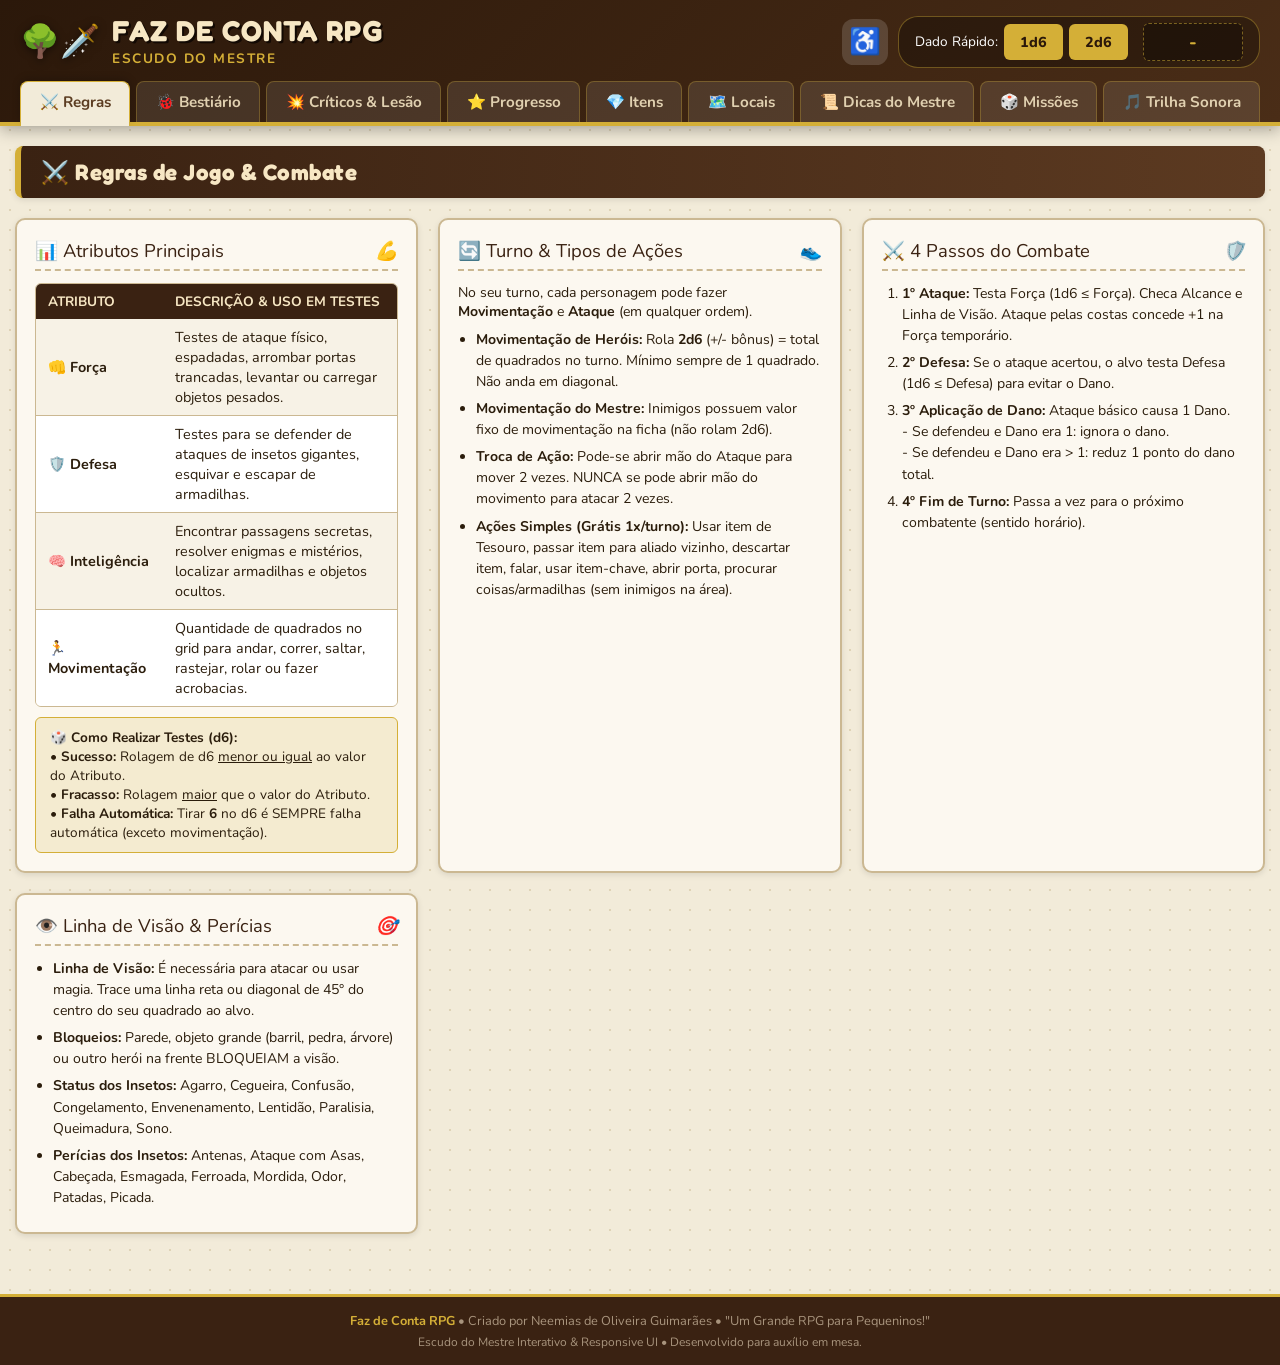
<file: escudofazdeconta.html>
<!DOCTYPE html>
<html lang="pt-BR">

<head>
    <meta charset="UTF-8">
    <meta name="viewport" content="width=device-width, initial-scale=1.0">
    <title>Escudo do Mestre - Faz de Conta RPG</title>
    <link rel="preconnect" href="https://fonts.googleapis.com">
    <link rel="preconnect" href="https://fonts.gstatic.com" crossorigin>
    <link
        href="https://fonts.googleapis.com/css2?family=Fredoka+One&family=Nunito:ital,wght@0,400;0,600;0,700;0,800;1,400;1,700&family=MedievalSharp&display=swap"
        rel="stylesheet">

    <style>
        :root {
            --bg-page: #f2ebd9;
            --bg-card: #fcf8f0;
            --bg-card-header: #3a2212;
            --text-main: #2b1d0c;
            --text-light: #ffffff;
            --accent-gold: #d4af37;
            --accent-green: #2e5a27;
            --accent-red: #8c231a;
            --accent-blue: #1d4e89;
            --accent-purple: #5c2c6d;
            --border-color: #cbb892;
            --border-dark: #5c3d22;
            --shadow-soft: 0 4px 12px rgba(58, 34, 18, 0.15);
            --shadow-card: 0 2px 6px rgba(0, 0, 0, 0.1);
        }

        * {
            box-sizing: border-box;
            margin: 0;
            padding: 0;
            font-family: 'Nunito', sans-serif;
        }

        body {
            background-color: var(--bg-page);
            background-image: radial-gradient(#dfd3b6 1px, transparent 1px);
            background-size: 20px 20px;
            color: var(--text-main);
            min-height: 100vh;
            display: flex;
            flex-direction: column;
        }

        /* HEADER & NAVBAR */
        header {
            background: linear-gradient(135deg, #2b180a 0%, #4a2d17 100%);
            color: var(--text-light);
            padding: 15px 20px 0 20px;
            border-bottom: 4px solid var(--accent-gold);
            box-shadow: 0 4px 15px rgba(0, 0, 0, 0.3);
            position: sticky;
            top: 0;
            z-index: 100;
        }

        .header-title-container {
            display: flex;
            align-items: center;
            justify-content: space-between;
            max-width: 1400px;
            margin: 0 auto 12px auto;
            flex-wrap: wrap;
            gap: 10px;
        }

        .logo-area {
            display: flex;
            align-items: center;
            gap: 12px;
        }

        .logo-icon {
            font-size: 2rem;
            color: var(--accent-gold);
            filter: drop-shadow(0 2px 4px rgba(0, 0, 0, 0.5));
        }

        .logo-text h1 {
            font-family: 'Fredoka One', cursive, sans-serif;
            font-size: 1.8rem;
            letter-spacing: 1px;
            color: #f7e7c4;
            text-shadow: 2px 2px 0 #120903;
            line-height: 1.1;
        }

        .logo-text span {
            font-size: 0.85rem;
            color: var(--accent-gold);
            font-weight: 700;
            text-transform: uppercase;
            letter-spacing: 1.5px;
        }

        .quick-stats {
            display: flex;
            gap: 15px;
            background: rgba(0, 0, 0, 0.3);
            padding: 6px 16px;
            border-radius: 20px;
            border: 1px solid rgba(212, 175, 55, 0.4);
            font-size: 0.85rem;
            align-items: center;
        }

        .quick-stat-item {
            display: flex;
            align-items: center;
            gap: 6px;
        }

        .quick-stat-item strong {
            color: var(--accent-gold);
        }

        /* NAVIGATION TABS */
        nav.nav-tabs {
            display: flex;
            flex-wrap: wrap;
            /* Permite que as abas dobrem de linha em telas menores */
            gap: 6px;
            max-width: 1400px;
            margin: 0 auto;
            padding-bottom: 0;
            overflow: visible;
            /* Remove a rolagem e exibe o conteúdo normalmente */
        }

        .tab-btn {
            flex: 1 1 auto;
            /* Ajusta a largura das abas automaticamente ao espaço disponível */
            justify-content: center;
        }

        nav.nav-tabs::-webkit-scrollbar {
            height: 4px;
        }

        nav.nav-tabs::-webkit-scrollbar-thumb {
            background: var(--accent-gold);
            border-radius: 2px;
        }

        .tab-btn {
            background: rgba(255, 255, 255, 0.1);
            border: 1px solid rgba(212, 175, 55, 0.3);
            border-bottom: none;
            color: #e0d0b0;
            padding: 10px 18px;
            border-radius: 8px 8px 0 0;
            cursor: pointer;
            font-weight: 700;
            font-size: 0.95rem;
            white-space: nowrap;
            transition: all 0.2s ease;
            display: flex;
            align-items: center;
            gap: 8px;
        }

        .tab-btn:hover {
            background: rgba(255, 255, 255, 0.2);
            color: #fff;
        }

        .tab-btn.active {
            background: var(--bg-page);
            color: var(--border-dark);
            border-color: var(--accent-gold);
            box-shadow: 0 -2px 8px rgba(0, 0, 0, 0.2);
            position: relative;
        }

        .tab-btn.active::after {
            content: '';
            position: absolute;
            bottom: -4px;
            left: 0;
            right: 0;
            height: 4px;
            background: var(--bg-page);
        }

        /* MAIN CONTENT AREA */
        main {
            max-width: 1400px;
            width: 100%;
            margin: 20px auto;
            padding: 0 15px 40px 15px;
            flex: 1;
        }

        .tab-content {
            display: none;
            animation: fadeIn 0.3s ease-in-out;
        }

        .tab-content.active {
            display: block;
        }

        @keyframes fadeIn {
            from {
                opacity: 0;
                transform: translateY(6px);
            }

            to {
                opacity: 1;
                transform: translateY(0);
            }
        }

        /* SECTION HEADINGS */
        .section-header {
            background: linear-gradient(90deg, var(--bg-card-header) 0%, #5c3a21 100%);
            color: var(--text-light);
            padding: 12px 20px;
            border-radius: 8px;
            margin-bottom: 20px;
            display: flex;
            align-items: center;
            justify-content: space-between;
            border-left: 6px solid var(--accent-gold);
            box-shadow: var(--shadow-card);
        }

        .section-header h2 {
            font-family: 'Fredoka One', cursive;
            font-size: 1.4rem;
            letter-spacing: 0.5px;
            color: #f7e7c4;
            display: flex;
            align-items: center;
            gap: 10px;
        }

        .section-header .tag {
            background: var(--accent-gold);
            color: var(--bg-card-header);
            padding: 3px 10px;
            border-radius: 12px;
            font-size: 0.75rem;
            font-weight: 800;
            text-transform: uppercase;
        }

        /* GRID LAYOUTS */
        .grid-2 {
            display: grid;
            grid-template-columns: repeat(auto-fit, minmax(400px, 1fr));
            gap: 20px;
        }

        .grid-3 {
            display: grid;
            grid-template-columns: repeat(auto-fit, minmax(320px, 1fr));
            gap: 20px;
        }

        @media (max-width: 480px) {

            .grid-2,
            .grid-3 {
                grid-template-columns: 1fr;
            }
        }

        /* CARDS & CONTAINERS */
        .card {
            background: var(--bg-card);
            border: 2px solid var(--border-color);
            border-radius: 10px;
            padding: 18px;
            box-shadow: var(--shadow-card);
            position: relative;
        }

        .card-title {
            font-family: 'Fredoka One', cursive;
            font-size: 1.15rem;
            color: var(--bg-card-header);
            margin-bottom: 12px;
            padding-bottom: 6px;
            border-bottom: 2px dashed var(--border-color);
            display: flex;
            align-items: center;
            justify-content: space-between;
        }

        .card-title i {
            color: var(--accent-red);
        }

        /* TABLES */
        .shield-table {
            width: 100%;
            border-collapse: separate;
            border-spacing: 0;
            margin-top: 8px;
            border-radius: 6px;
            overflow: hidden;
            border: 1px solid var(--border-color);
            font-size: 0.9rem;
        }

        .shield-table th {
            background: var(--bg-card-header);
            color: #f7e7c4;
            padding: 8px 12px;
            text-align: left;
            font-weight: 700;
            font-size: 0.85rem;
            text-transform: uppercase;
        }

        .shield-table td {
            padding: 8px 12px;
            border-bottom: 1px solid var(--border-color);
            background: #fff;
        }

        .shield-table tr:last-child td {
            border-bottom: none;
        }

        .shield-table tr:nth-child(even) td {
            background: #f7f2e6;
        }

        .badge-roll {
            background: var(--accent-red);
            color: white;
            font-weight: 800;
            padding: 2px 8px;
            border-radius: 4px;
            display: inline-block;
            min-width: 28px;
            text-align: center;
        }

        /* INSECT BESTIARY CARDS */
        .search-box {
            margin-bottom: 20px;
            display: flex;
            gap: 10px;
        }

        .search-box input {
            flex: 1;
            padding: 10px 16px;
            border: 2px solid var(--border-color);
            border-radius: 20px;
            font-size: 0.95rem;
            background: white;
            outline: none;
        }

        .search-box input:focus {
            border-color: var(--accent-gold);
        }

        .enemy-card {
            background: #ffffff;
            border: 2px solid var(--border-color);
            border-radius: 12px;
            overflow: hidden;
            box-shadow: var(--shadow-card);
            transition: transform 0.2s ease, box-shadow 0.2s ease;
        }

        .enemy-card:hover {
            transform: translateY(-3px);
            box-shadow: var(--shadow-soft);
        }

        .enemy-header {
            background: linear-gradient(135deg, #4a2d17 0%, #2b180a 100%);
            color: #f7e7c4;
            padding: 10px 15px;
            display: flex;
            align-items: center;
            justify-content: space-between;
        }

        .enemy-header h3 {
            font-family: 'Fredoka One', cursive;
            font-size: 1.2rem;
            letter-spacing: 0.5px;
        }

        .enemy-header .icon-type {
            font-size: 1.3rem;
            color: var(--accent-gold);
        }

        .enemy-body {
            padding: 15px;
        }

        /* VARIATIONS TABLE */
        .enemy-variants {
            display: grid;
            grid-template-columns: repeat(3, 1fr);
            gap: 8px;
            margin-bottom: 12px;
            text-align: center;
        }

        .variant-box {
            background: #f8f4ea;
            border: 1px solid #e2d5b8;
            border-radius: 6px;
            padding: 8px 4px;
        }

        .variant-box.operario {
            border-top: 3px solid #6c757d;
        }

        .variant-box.soldado {
            border-top: 3px solid #d9534f;
        }

        .variant-box.chefao {
            border-top: 3px solid #f0ad4e;
        }

        /* FORÇA O ÍCONE A FICAR SEMPRE EM CIMA DO TEXTO */
        .variant-title {
            font-size: 0.75rem;
            font-weight: 800;
            text-transform: uppercase;
            color: var(--border-dark);
            margin-bottom: 6px;
            text-align: center;
            line-height: 1.2;
        }

        /* Força o ícone a ocupar a linha inteira sozinho */
        .variant-title .icon {
            display: block !important;
            font-size: 1.1rem;
            margin-bottom: 2px;
        }

        /* Força o texto do nome a ficar na linha de baixo */
        .variant-title .label {
            display: block !important;
        }

        .attr-row {
            display: flex;
            justify-content: space-around;
            font-size: 0.8rem;
            font-weight: 700;
            margin-top: 2px;
        }

        .attr-item {
            display: flex;
            align-items: center;
            gap: 2px;
        }

        .attr-item.hp {
            color: var(--accent-red);
            font-weight: 800;
            font-size: 0.85rem;
            margin-top: 4px;
            justify-content: center;
        }

        .enemy-skill {
            background: #f1ebd9;
            border-left: 3px solid var(--accent-gold);
            padding: 8px 10px;
            border-radius: 0 6px 6px 0;
            font-size: 0.82rem;
            line-height: 1.3;
        }

        .enemy-skill strong {
            color: var(--accent-red);
        }

        /* DICE ROLLER UTILITY */
        .dice-widget {
            background: linear-gradient(135deg, #2e5a27 0%, #1e3d1a 100%);
            color: white;
            padding: 15px;
            border-radius: 10px;
            margin-bottom: 20px;
            display: flex;
            align-items: center;
            justify-content: space-between;
            flex-wrap: wrap;
            gap: 12px;
            box-shadow: var(--shadow-card);
        }

        .dice-controls {
            display: flex;
            gap: 10px;
            align-items: center;
        }

        .btn-dice {
            background: var(--accent-gold);
            color: #2b180a;
            border: none;
            padding: 8px 16px;
            border-radius: 6px;
            font-weight: 800;
            cursor: pointer;
            font-size: 0.9rem;
            transition: transform 0.1s;
            display: flex;
            align-items: center;
            gap: 6px;
        }

        .btn-dice:active {
            transform: scale(0.95);
        }

        .dice-result {
            background: rgba(0, 0, 0, 0.3);
            padding: 6px 14px;
            border-radius: 6px;
            font-size: 1.1rem;
            font-weight: 800;
            color: var(--accent-gold);
            min-width: 100px;
            text-align: center;
            border: 1px dashed rgba(212, 175, 55, 0.5);
        }

        /* CARDS / TREASURE CARDS DISPLAY */
        .treasure-card {
            background: #fff;
            border: 2px solid var(--border-color);
            border-radius: 8px;
            padding: 12px;
            position: relative;
            box-shadow: var(--shadow-card);
        }

        .treasure-card.madeira {
            border-color: #8d6e63;
            border-top: 5px solid #8d6e63;
        }

        .treasure-card.ferro {
            border-color: #78909c;
            border-top: 5px solid #78909c;
        }

        .treasure-card.ouro {
            border-color: #ffca28;
            border-top: 5px solid #ffca28;
        }

        .treasure-type {
            font-size: 0.7rem;
            font-weight: 800;
            text-transform: uppercase;
            color: #666;
            margin-bottom: 4px;
        }

        .treasure-title {
            font-family: 'Fredoka One', cursive;
            font-size: 1rem;
            color: var(--border-dark);
            margin-bottom: 6px;
        }

        .treasure-desc {
            font-size: 0.82rem;
            color: #444;
            line-height: 1.3;
        }

        .treasure-tag {
            display: inline-block;
            font-size: 0.68rem;
            font-weight: 800;
            padding: 2px 6px;
            border-radius: 4px;
            margin-top: 8px;
            background: #eee;
        }

        /* MAP/LOCATION CARDS */
        .loc-card {
            background: #fff;
            border-left: 4px solid var(--accent-green);
            padding: 10px 14px;
            margin-bottom: 10px;
            border-radius: 0 8px 8px 0;
            box-shadow: 0 1px 4px rgba(0, 0, 0, 0.05);
        }

        .loc-card h4 {
            font-family: 'Fredoka One', cursive;
            color: var(--border-dark);
            font-size: 0.95rem;
        }

        .loc-card p {
            font-size: 0.82rem;
            color: #555;
            margin-top: 2px;
        }

        /* STATUS BADGES */
        .status-grid {
            display: grid;
            grid-template-columns: repeat(auto-fill, minmax(140px, 1fr));
            gap: 10px;
        }

        .status-item {
            background: #fff;
            border: 1px solid var(--border-color);
            padding: 8px;
            border-radius: 6px;
            font-size: 0.82rem;
            text-align: center;
            font-weight: 700;
            color: var(--border-dark);
        }

        /* FOOTER */
        footer {
            background: var(--bg-card-header);
            color: #a8947d;
            text-align: center;
            padding: 15px;
            font-size: 0.8rem;
            border-top: 3px solid var(--accent-gold);
            margin-top: auto;
        }

        footer strong {
            color: var(--accent-gold);
        }

        .rule-list {
            padding-left: 18px;
            font-size: 0.88rem;
            line-height: 1.5;
        }

        .rule-list li {
            margin-bottom: 6px;
        }

        .highlight-box {
            background: #f4ebd0;
            border: 1px solid var(--accent-gold);
            padding: 10px 14px;
            border-radius: 6px;
            font-size: 0.85rem;
            margin-top: 10px;
            line-height: 1.4;
        }

        .hamburger-btn {
            display: none;
            background: transparent;
            border: none;
            color: var(--accent-gold);
            font-size: 1.8rem;
            cursor: pointer;
            padding: 0 4px;
            line-height: 1;
        }

        @media (max-width: 900px) {

            /* Exibe o botão hambúrguer */
            .hamburger-btn {
                display: block;
            }

            /* Reduz o Título e Subtítulo para liberar espaço vertical */
            .logo-text h1 {
                font-size: 1.1rem;
            }

            .logo-text span {
                font-size: 0.65rem;
                letter-spacing: 0.8px;
            }

            .logo-icon {
                font-size: 1.4rem;
            }

            /* Reduz o padding do topo do cabeçalho */
            header {
                padding: 8px 12px 6px 12px;
            }

            .header-title-container {
                margin-bottom: 4px;
                gap: 8px;
            }

            /* O widget do dado se mantém no tamanho original e visível */
            .quick-stats {
                padding: 6px 12px;
            }

            /* Transforma as abas em menu suspenso (dropdown hambúrguer) */
            nav.nav-tabs {
                display: none;
                /* Escondido até abrir o menu */
                flex-direction: column;
                width: 100%;
                background: #2b180a;
                padding: 8px 0;
                border-top: 1px solid rgba(212, 175, 55, 0.3);
                margin-top: 6px;
            }

            /* Classe ativada via JS para exibir o menu */
            nav.nav-tabs.open {
                display: flex;
            }

            .tab-btn {
                border-radius: 4px;
                border: none;
                background: transparent;
                justify-content: flex-start;
                padding: 10px 14px;
                width: 100%;
                border-bottom: 1px solid rgba(255, 255, 255, 0.05);
            }

            .tab-btn.active::after {
                display: none;
            }

            .tab-btn.active {
                background: var(--accent-gold);
                color: #2b180a;
            }
        }

        /* CONTAINER DE TABELA RESPONSIVA */
        .table-responsive {
            width: 100%;
            overflow-x: auto;
            -webkit-overflow-scrolling: touch;
        }

        /* AJUSTES PARA TELAS PEQUENAS (MOBILE) */
        @media (max-width: 600px) {
            .shield-table {
                font-size: 0.78rem;
                /* Reduz ligeiramente o texto para caber melhor */
            }

            .shield-table th,
            .shield-table td {
                padding: 6px 6px;
                /* Reduz os espaçamentos internos das células */
            }

            /* Impede que a coluna de XP ocupe espaço desnecessário */
            .shield-table td:first-child,
            .shield-table th:first-child {
                white-space: nowrap;
                width: 1%;
            }
        }

        /* ====================================================== */
        /* ESTILOS COMPLETOS DE ACESSIBILIDADE & ALTO CONTRASTE */
        /* ====================================================== */

        .accessibility-container {
            position: relative;
        }

        .btn-accessibility {
            background: rgba(255, 255, 255, 0.15);
            color: var(--accent-gold);
            border: 0px solid rgba(212, 175, 55, 0.5);
            width: 46px;
            height: 46px;
            border-radius: 25%;
            /* Torna o botão um círculo perfeito e discreto */
            font-size: 1.6rem;
            cursor: pointer;
            display: flex;
            align-items: center;
            justify-content: center;
            transition: all 0.2s ease;
            padding: 0;
        }

        .btn-accessibility:hover {
            background: var(--accent-gold);
            color: #2b180a;

        }

        /* PAINEL SUSPENSO (DROPDOWN) */
        .accessibility-dropdown {
            display: none;
            position: absolute;
            top: 110%;
            right: 0;
            background: #ffffff;
            border: 2px solid var(--accent-gold);
            border-radius: 10px;
            padding: 12px;
            box-shadow: 0 8px 20px rgba(0, 0, 0, 0.3);
            z-index: 1000;
            width: 220px;
            color: var(--text-main);
        }

        .accessibility-dropdown.open {
            display: block;
            animation: fadeIn 0.2s ease-in-out;
        }

        .acc-header {
            display: flex;
            justify-content: space-between;
            align-items: center;
            border-bottom: 1px solid #ddd;
            padding-bottom: 6px;
            margin-bottom: 10px;
        }

        .acc-close {
            background: transparent;
            border: none;
            font-size: 1.2rem;
            cursor: pointer;
            color: #666;
        }

        .acc-section {
            margin-bottom: 10px;
        }

        .acc-label {
            display: block;
            font-size: 0.8rem;
            font-weight: 800;
            margin-bottom: 4px;
            color: var(--border-dark);
        }

        .acc-buttons {
            display: flex;
            gap: 6px;
        }

        .acc-buttons button {
            flex: 1;
            padding: 6px;
            background: #f2ebd9;
            border: 1px solid var(--border-color);
            border-radius: 4px;
            font-weight: bold;
            cursor: pointer;
            font-size: 0.85rem;
            color: var(--text-main);
        }

        .acc-buttons button:hover {
            background: var(--accent-gold);
            color: #2b180a;
        }

        @media (max-width: 600px) {
            .btn-acc-text {
                display: none;
            }
        }

        /* ====================================================== */
        /* TEMA DE ALTO CONTRASTE REVISADO E COMPLETO */
        /* ====================================================== */

        body.high-contrast {
            --bg-page: #000000 !important;
            --bg-card: #121212 !important;
            --bg-card-header: #000000 !important;
            --text-main: #ffffff !important;
            --border-color: #ffff00 !important;
            --border-dark: #ffff00 !important;
            background-image: none !important;
            background-color: #000000 !important;
        }

        /* CONTAINER DE BUSCA E INPUT DE PESQUISA */
        body.high-contrast .search-box input {
            background: #000000 !important;
            color: #ffffff !important;
            border: 2px solid #ffff00 !important;
        }

        body.high-contrast .search-box input::placeholder {
            color: #aaaaaa !important;
        }

        /* BARRAS DE LEGENDA / BARRAS DE AVISO (BESTIÁRIO) */
        body.high-contrast div[style*="background: #e8e0cc"],
        body.high-contrast div[style*="background:#e8e0cc"],
        body.high-contrast div[style*="background: #f8f4ea"],
        body.high-contrast div[style*="background:#f8f4ea"],
        body.high-contrast div[style*="background: #f4ebd0"],
        body.high-contrast div[style*="background:#f4ebd0"],
        body.high-contrast div[style*="background: #fdfaf3"],
        body.high-contrast div[style*="background:#fdfaf3"],
        body.high-contrast div[style*="background: #f8fdf6"],
        body.high-contrast div[style*="background:#f8fdf6"],
        body.high-contrast .highlight-box {
            background: #000000 !important;
            color: #ffffff !important;
            border: 2px solid #ffff00 !important;
        }

        /* CARDS, CARTÕES E TABELAS */
        body.high-contrast .card,
        body.high-contrast .enemy-card,
        body.high-contrast .treasure-card,
        body.high-contrast .loc-card,
        body.high-contrast .variant-box,
        body.high-contrast .shield-table td {
            background: #121212 !important;
            color: #ffffff !important;
            border-color: #ffff00 !important;
        }

        /* CABEÇALHO DO BESTIÁRIO E CARDS DE INSETOS */
        body.high-contrast .enemy-header {
            background: #000000 !important;
            border-bottom: 2px solid #ffff00 !important;
        }

        body.high-contrast .enemy-header h3 {
            color: #ffff00 !important;
        }

        /* CAIXA DE PODER ESPECIAL DO INSETO */
        body.high-contrast .enemy-skill {
            background: #000000 !important;
            color: #ffffff !important;
            border: 2px solid #ffff00 !important;
            border-left: 6px solid #ffff00 !important;
        }

        body.high-contrast .enemy-skill strong {
            color: #ffff00 !important;
        }

        /* TODAS AS DESCRICÕES E TEXTOS SECUNDÁRIOS */
        body.high-contrast p,
        body.high-contrast span,
        body.high-contrast li,
        body.high-contrast td,
        body.high-contrast th,
        body.high-contrast .treasure-desc,
        body.high-contrast .treasure-type,
        body.high-contrast .loc-card p {
            color: #ffffff !important;
        }

        /* TÍTULOS E TEXTOS DE DESTAQUE */
        body.high-contrast h1,
        body.high-contrast h2,
        body.high-contrast h3,
        body.high-contrast h4,
        body.high-contrast strong,
        body.high-contrast .treasure-title,
        body.high-contrast .card-title,
        body.high-contrast .variant-title,
        body.high-contrast .section-header h2,
        body.high-contrast .logo-text h1 {
            color: #ffff00 !important;
        }

        /* BADGES / TAGS DE ITENS */
        body.high-contrast .treasure-tag,
        body.high-contrast .badge-roll,
        body.high-contrast .attr-item.hp {
            background: #000000 !important;
            color: #ffff00 !important;
            border: 1px solid #ffff00 !important;
        }

        /* SEÇÃO DE CABEÇALHO DA PÁGINA */
        body.high-contrast .section-header {
            background: #000000 !important;
            border: 2px solid #ffff00 !important;
            border-left: 8px solid #ffff00 !important;
        }

        body.high-contrast .shield-table th {
            background: #000000 !important;
            color: #ffff00 !important;
            border-bottom: 2px solid #ffff00 !important;
        }

        /* BOTÕES E WIDGETS */
        body.high-contrast .btn-dice,
        body.high-contrast .btn-accessibility {
            background: #000000 !important;
            color: #ffff00 !important;
            border: 2px solid #ffff00 !important;
        }

        body.high-contrast .btn-dice:hover,
        body.high-contrast .btn-accessibility:hover {
            background: #ffff00 !important;
            color: #000000 !important;
        }

        /* CORREÇÃO DO BOX ROTEIRO MESTRE NARRADOR (#mission-elaborated) */
        body.high-contrast div[style*="background: #fff"],
        body.high-contrast div[style*="background:#fff"],
        body.high-contrast div[style*="background: #ffffff"],
        body.high-contrast div[style*="background:#ffffff"] {
            background: #121212 !important;
            color: #ffffff !important;
            border: 1px solid #ffff00 !important;
        }

        body.high-contrast #mission-elaborated,
        body.high-contrast #mission-elaborated p,
        body.high-contrast #mission-elaborated em,
        body.high-contrast #mission-elaborated strong {
            color: #ffffff !important;
        }

        body.high-contrast #mission-elaborated strong {
            color: #ffff00 !important;
        }

        /* CAIXA DE ALERTA INTERNA DE DESFECHO/RECOMPENSA */
        body.high-contrast #mission-elaborated p[style*="background: #fdf8f0"],
        body.high-contrast #mission-elaborated p[style*="background:#fdf8f0"] {
            background: #000000 !important;
            border-left: 4px solid #ffff00 !important;
            color: #ffffff !important;
        }
    </style>
</head>

<body>

    <!-- HEADER WITH LOGO & NAVIGATION -->
    <!-- HEADER WITH LOGO & NAVIGATION -->
    <header>
        <div class="header-title-container">
            <div class="logo-area">
                <button id="hamburger-btn" class="hamburger-btn" onclick="toggleMobileMenu()" aria-label="Abrir Menu">
                    ☰
                </button>
                <div class="logo-icon">🌳🗡️</div>
                <div class="logo-text">
                    <h1>FAZ DE CONTA RPG</h1>
                    <span>Escudo do Mestre</span>
                </div>
            </div>

            <!-- BOTÃO DE ACESSIBILIDADE E DADO RÁPIDO -->
            <div style="display: flex; align-items: center; gap: 10px; position: relative;">

                <div class="accessibility-container">
                    <button class="btn-accessibility" onclick="toggleAccessibilityMenu()"
                        title="Opções de Acessibilidade" aria-label="Opções de Acessibilidade">
                        ♿
                    </button>

                    <!-- PAINEL SUSPENSO (DROPDOWN) -->
                    <div id="accessibility-menu" class="accessibility-dropdown">
                        <div class="acc-header">
                            <strong>♿ Acessibilidade</strong>
                            <button onclick="toggleAccessibilityMenu()" class="acc-close">&times;</button>
                        </div>
                        <div class="acc-section">
                            <span class="acc-label">Tamanho do Texto:</span>
                            <div class="acc-buttons">
                                <button onclick="changeFontSize(-1)" title="Diminuir Fonte">A-</button>
                                <button onclick="resetFontSize()" title="Tamanho Padrão">A</button>
                                <button onclick="changeFontSize(1)" title="Aumentar Fonte">A+</button>
                            </div>
                        </div>
                        <div class="acc-section">
                            <span class="acc-label">Contraste de Cores:</span>
                            <div class="acc-buttons">
                                <button onclick="toggleHighContrast()" id="btn-contrast">Alto Contraste</button>
                            </div>
                        </div>
                    </div>
                </div>

                <!-- DICE ROLLER QUICK WIDGET -->
                <div class="quick-stats">
                    <div class="quick-stat-item">
                        <span>Dado Rápido:</span>
                        <button class="btn-dice" onclick="rollDice(1)">1d6</button>
                        <button class="btn-dice" onclick="rollDice(2)">2d6</button>
                    </div>
                    <div id="quick-dice-result" class="dice-result">-</div>
                </div>

            </div>
        </div>

        <!-- NAVIGATION TABS (TODAS AS ABAS MANTIDAS) -->
        <nav class="nav-tabs" id="nav-tabs-menu">
            <button class="tab-btn active" onclick="switchTab('tab-combate')">⚔️ Regras</button>
            <button class="tab-btn" onclick="switchTab('tab-bestiario')">🐞 Bestiário</button>
            <button class="tab-btn" onclick="switchTab('tab-criticos')">💥 Críticos & Lesão</button>
            <button class="tab-btn" onclick="switchTab('tab-xp')">⭐ Progresso</button>
            <button class="tab-btn" onclick="switchTab('tab-tesouros')">💎 Itens</button>
            <button class="tab-btn" onclick="switchTab('tab-mundo')">🗺️ Locais</button>
            <button class="tab-btn" onclick="switchTab('tab-dicas')">📜 Dicas do Mestre</button>
            <button class="tab-btn" onclick="switchTab('tab-gerador')">🎲 Missões</button>
            <button class="tab-btn" onclick="switchTab('tab-musicas')">🎵 Trilha Sonora</button>
        </nav>
    </header>
    <!-- MAIN CONTENT CONTAINER -->
    <main>

        <!-- TAB 1: COMBATE & REGRAS BÁSICAS (Shield Pg 4 & Fastplay Rules) -->
        <div id="tab-combate" class="tab-content active">
            <div class="section-header">
                <h2>⚔️ Regras de Jogo & Combate</h2>

            </div>

            <div class="grid-2">
                <!-- ATRIBUTOS & TESTES -->
                <div class="card">
                    <div class="card-title">
                        <span>📊 Atributos Principais</span>
                        <i>💪</i>
                    </div>
                    <table class="shield-table">
                        <tr>
                            <th>Atributo</th>
                            <th>Descrição & Uso em Testes</th>
                        </tr>
                        <tr>
                            <td><strong>👊 Força</strong></td>
                            <td>Testes de ataque físico, espadadas, arrombar portas trancadas, levantar ou carregar
                                objetos pesados.</td>
                        </tr>
                        <tr>
                            <td><strong>🛡️ Defesa</strong></td>
                            <td>Testes para se defender de ataques de insetos gigantes, esquivar e escapar de
                                armadilhas.</td>
                        </tr>
                        <tr>
                            <td><strong>🧠 Inteligência</strong></td>
                            <td>Encontrar passagens secretas, resolver enigmas e mistérios, localizar armadilhas e
                                objetos ocultos.</td>
                        </tr>
                        <tr>
                            <td><strong>🏃 Movimentação</strong></td>
                            <td>Quantidade de quadrados no grid para andar, correr, saltar, rastejar, rolar ou fazer
                                acrobacias.</td>
                        </tr>
                    </table>

                    <div class="highlight-box">
                        <strong>🎲 Como Realizar Testes (d6):</strong><br>
                        • <strong>Sucesso:</strong> Rolagem de d6 <u>menor ou igual</u> ao valor do Atributo.<br>
                        • <strong>Fracasso:</strong> Rolagem <u>maior</u> que o valor do Atributo.<br>
                        • <strong>Falha Automática:</strong> Tirar <strong>6</strong> no d6 é SEMPRE falha automática
                        (exceto movimentação).
                    </div>
                </div>

                <!-- AÇÕES E MOVIMENTAÇÃO -->
                <div class="card">
                    <div class="card-title">
                        <span>🔄 Turno & Tipos de Ações</span>
                        <i>👟</i>
                    </div>
                    <p style="font-size: 0.88rem; margin-bottom: 8px;">No seu turno, cada personagem pode fazer
                        <strong>Movimentação</strong> e <strong>Ataque</strong> (em qualquer ordem).
                    </p>

                    <ul class="rule-list">
                        <li><strong>Movimentação de Heróis:</strong> Rola <strong>2d6</strong> (+/- bônus) = total de
                            quadrados no turno. Mínimo sempre de 1 quadrado. Não anda em diagonal.</li>
                        <li><strong>Movimentação do Mestre:</strong> Inimigos possuem valor fixo de movimentação na
                            ficha (não rolam 2d6).</li>
                        <li><strong>Troca de Ação:</strong> Pode-se abrir mão do Ataque para mover 2 vezes. NUNCA se
                            pode abrir mão do movimento para atacar 2 vezes.</li>
                        <li><strong>Ações Simples (Grátis 1x/turno):</strong> Usar item de Tesouro, passar item para
                            aliado vizinho, descartar item, falar, usar item-chave, abrir porta, procurar
                            coisas/armadilhas (sem inimigos na área).</li>
                    </ul>
                </div>

                <!-- PASSO A PASSO DO COMBATE -->
                <div class="card">
                    <div class="card-title">
                        <span>⚔️ 4 Passos do Combate</span>
                        <i>🛡️</i>
                    </div>
                    <ol class="rule-list" style="padding-left: 20px;">
                        <li><strong>1º Ataque:</strong> Testa Força (1d6 ≤ Força). Checa Alcance e Linha de Visão.
                            Ataque pelas costas concede +1 na Força temporário.</li>
                        <li><strong>2º Defesa:</strong> Se o ataque acertou, o alvo testa Defesa (1d6 ≤ Defesa) para
                            evitar o Dano.</li>
                        <li><strong>3º Aplicação de Dano:</strong> Ataque básico causa 1 Dano.
                            <br>- Se defendeu e Dano era 1: ignora o dano.
                            <br>- Se defendeu e Dano era > 1: reduz 1 ponto do dano total.
                        </li>
                        <li><strong>4º Fim de Turno:</strong> Passa a vez para o próximo combatente (sentido horário).
                        </li>
                    </ol>
                </div>

                <!-- REGRAS DE VISÃO & RECURSOS -->
                <div class="card">
                    <div class="card-title">
                        <span>👁️ Linha de Visão & Perícias</span>
                        <i>🎯</i>
                    </div>
                    <ul class="rule-list">
                        <li><strong>Linha de Visão:</strong> É necessária para atacar ou usar magia. Trace uma linha
                            reta ou diagonal de 45° do centro do seu quadrado ao alvo.</li>
                        <li><strong>Bloqueios:</strong> Parede, objeto grande (barril, pedra, árvore) ou outro herói na
                            frente BLOQUEIAM a visão.</li>
                        <li><strong>Status dos Insetos:</strong> Agarro, Cegueira, Confusão, Congelamento,
                            Envenenamento, Lentidão, Paralisia, Queimadura, Sono.</li>
                        <li><strong>Perícias dos Insetos:</strong> Antenas, Ataque com Asas, Cabeçada, Esmagada,
                            Ferroada, Mordida, Odor, Patadas, Picada.</li>
                    </ul>
                </div>
            </div>
        </div>

        <!-- TAB 2: BESTIÁRIO COMPLETO (Shield Pg 4, 5 & Fastplay) -->
        <div id="tab-bestiario" class="tab-content">
            <div class="section-header">
                <h2>🐞 Bestiário de Insetos Gigantes</h2>
            </div>

            <!-- SEARCH BAR -->
            <div class="search-box">
                <input type="text" id="enemy-search"
                    placeholder="🔍 Pesquisar inimigo por nome (ex: Abelha, Formiga, Vespa)..."
                    onkeyup="filterEnemies()">
            </div>

            <div
                style="margin-bottom: 15px; font-size: 0.85rem; background: #e8e0cc; padding: 8px 14px; border-radius: 6px; display: flex; gap: 20px; flex-wrap: wrap;">
                <span><strong>⚙️ Operário:</strong> Bau de Madeira</span>
                <span><strong>⚔️ Soldado:</strong> Bau de Ferro</span>
                <span><strong>👑 Chefão:</strong> Bau de Ouro</span>
                <span><strong>Simbolos:</strong> 👊 Força | 🛡️ Defesa | 🏃 Movimento | ❤️ Pontos de Vida</span>
            </div>

            <div class="grid-3" id="enemy-grid">

                <!-- 1. ABELHA -->
                <div class="enemy-card" data-name="abelha">
                    <div class="enemy-header">
                        <h3>🐝 Abelha</h3>
                        <span class="icon-type">⚙️⚔️👑</span>
                    </div>
                    <div class="enemy-body">
                        <div class="enemy-variants">
                            <div class="variant-box operario">
                                <div class="variant-title"><span class="icon">⚙️</span><br><span
                                        class="label">Operário</span></div>
                                <div class="attr-row"><span>👊3</span><span>🛡️2</span><span>🏃7</span></div>
                                <div class="attr-item hp">❤️ = 1</div>
                            </div>
                            <div class="variant-box soldado">
                                <div class="variant-title"><span class="icon">⚔️</span><br><span
                                        class="label">Soldado</span></div>
                                <div class="attr-row"><span>👊3</span><span>🛡️3</span><span>🏃8</span></div>
                                <div class="attr-item hp">❤️ = 2</div>
                            </div>
                            <div class="variant-box chefao">
                                <div class="variant-title"><span class="icon">👑</span><br><span
                                        class="label">Chefão</span></div>
                                <div class="attr-row"><span>👊4</span><span>🛡️4</span><span>🏃9</span></div>
                                <div class="attr-item hp">❤️ = 3</div>
                            </div>
                        </div>
                        <div class="enemy-skill">
                            <strong>Poder Especial:</strong> Lança um projétil de ferrão que dá o status
                            <strong>Paralisia</strong>. (Alcance = 4)
                        </div>
                    </div>
                </div>

                <!-- 2. BARATA -->
                <div class="enemy-card" data-name="barata">
                    <div class="enemy-header">
                        <h3>🪳 Barata</h3>
                        <span class="icon-type">⚙️⚔️👑</span>
                    </div>
                    <div class="enemy-body">
                        <div class="enemy-variants">
                            <div class="variant-box operario">
                                <div class="variant-title"><span class="icon">⚙️</span><br><span
                                        class="label">Operário</span></div>
                                <div class="attr-row"><span>👊2</span><span>🛡️1</span><span>🏃6</span></div>
                                <div class="attr-item hp">❤️ = 1</div>
                            </div>
                            <div class="variant-box soldado">
                                <div class="variant-title"><span class="icon">⚔️</span><br><span
                                        class="label">Soldado</span></div>
                                <div class="attr-row"><span>👊3</span><span>🛡️2</span><span>🏃8</span></div>
                                <div class="attr-item hp">❤️ = 2</div>
                            </div>
                            <div class="variant-box chefao">
                                <div class="variant-title"><span class="icon">👑</span><br><span
                                        class="label">Chefão</span></div>
                                <div class="attr-row"><span>👊4</span><span>🛡️3</span><span>🏃8</span></div>
                                <div class="attr-item hp">❤️ = 3</div>
                            </div>
                        </div>
                        <div class="enemy-skill">
                            <strong>Poder Especial:</strong> Quando está com 1 PV, investe em um ataque Voador que causa
                            <strong>2 pontos de Dano</strong>. (Alcance = 1)
                        </div>
                    </div>
                </div>

                <!-- 3. BESOURO TITÃ -->
                <div class="enemy-card" data-name="besouro tita">
                    <div class="enemy-header">
                        <h3>🪲 Besouro Titã</h3>
                        <span class="icon-type">⚙️⚔️👑</span>
                    </div>
                    <div class="enemy-body">
                        <div class="enemy-variants">
                            <div class="variant-box operario">
                                <div class="variant-title"><span class="icon">⚙️</span><br><span
                                        class="label">Operário</span></div>
                                <div class="attr-row"><span>👊4</span><span>🛡️3</span><span>🏃5</span></div>
                                <div class="attr-item hp">❤️ = 1</div>
                            </div>
                            <div class="variant-box soldado">
                                <div class="variant-title"><span class="icon">⚔️</span><br><span
                                        class="label">Soldado</span></div>
                                <div class="attr-row"><span>👊4</span><span>🛡️3</span><span>🏃5</span></div>
                                <div class="attr-item hp">❤️ = 2</div>
                            </div>
                            <div class="variant-box chefao">
                                <div class="variant-title"><span class="icon">👑</span><br><span
                                        class="label">Chefão</span></div>
                                <div class="attr-row"><span>👊5</span><span>🛡️4</span><span>🏃7</span></div>
                                <div class="attr-item hp">❤️ = 3</div>
                            </div>
                        </div>
                        <div class="enemy-skill">
                            <strong>Poder Especial:</strong> Ao prender um alvo com as patas ou mandíbulas, ativa o
                            status <strong>Agarro</strong>. (Alcance = 1)
                        </div>
                    </div>
                </div>

                <!-- 4. CUPIM -->
                <div class="enemy-card" data-name="cupim">
                    <div class="enemy-header">
                        <h3>🐜 Cupim</h3>
                        <span class="icon-type">⚙️⚔️👑</span>
                    </div>
                    <div class="enemy-body">
                        <div class="enemy-variants">
                            <div class="variant-box operario">
                                <div class="variant-title"><span class="icon">⚙️</span><br><span
                                        class="label">Operário</span></div>
                                <div class="attr-row"><span>👊3</span><span>🛡️2</span><span>🏃5</span></div>
                                <div class="attr-item hp">❤️ = 1</div>
                            </div>
                            <div class="variant-box soldado">
                                <div class="variant-title"><span class="icon">⚔️</span><br><span
                                        class="label">Soldado</span></div>
                                <div class="attr-row"><span>👊3</span><span>🛡️3</span><span>🏃6</span></div>
                                <div class="attr-item hp">❤️ = 2</div>
                            </div>
                            <div class="variant-box chefao">
                                <div class="variant-title"><span class="icon">👑</span><br><span
                                        class="label">Chefão</span></div>
                                <div class="attr-row"><span>👊4</span><span>🛡️3</span><span>🏃6</span></div>
                                <div class="attr-item hp">❤️ = 3</div>
                            </div>
                        </div>
                        <div class="enemy-skill">
                            <strong>Poder Especial:</strong> Ao prender um alvo com as patas ou mandíbulas, ativa o
                            status <strong>Agarro</strong>. (Alcance = 1)
                        </div>
                    </div>
                </div>

                <!-- 5. ESCORPIÃO -->
                <div class="enemy-card" data-name="escorpiao">
                    <div class="enemy-header">
                        <h3>🦂 Escorpião</h3>
                        <span class="icon-type">⚙️⚔️👑</span>
                    </div>
                    <div class="enemy-body">
                        <div class="enemy-variants">
                            <div class="variant-box operario">
                                <div class="variant-title"><span class="icon">⚙️</span><br><span
                                        class="label">Operário</span></div>
                                <div class="attr-row"><span>👊3</span><span>🛡️2</span><span>🏃5</span></div>
                                <div class="attr-item hp">❤️ = 1</div>
                            </div>
                            <div class="variant-box soldado">
                                <div class="variant-title"><span class="icon">⚔️</span><br><span
                                        class="label">Soldado</span></div>
                                <div class="attr-row"><span>👊4</span><span>🛡️3</span><span>🏃6</span></div>
                                <div class="attr-item hp">❤️ = 2</div>
                            </div>
                            <div class="variant-box chefao">
                                <div class="variant-title"><span class="icon">👑</span><br><span
                                        class="label">Chefão</span></div>
                                <div class="attr-row"><span>👊5</span><span>🛡️4</span><span>🏃7</span></div>
                                <div class="attr-item hp">❤️ = 3</div>
                            </div>
                        </div>
                        <div class="enemy-skill">
                            <strong>Poder Especial:</strong> Usa seu ferrão para causar <strong>2 Dano</strong> e causa
                            o status <strong>Envenenamento</strong>. (Alcance = 2)
                        </div>
                    </div>
                </div>

                <!-- 6. FORMIGA -->
                <div class="enemy-card" data-name="formiga">
                    <div class="enemy-header">
                        <h3>🐜 Formiga</h3>
                        <span class="icon-type">⚙️⚔️👑</span>
                    </div>
                    <div class="enemy-body">
                        <div class="enemy-variants">
                            <div class="variant-box operario">
                                <div class="variant-title"><span class="icon">⚙️</span><br><span
                                        class="label">Operário</span></div>
                                <div class="attr-row"><span>👊3</span><span>🛡️2</span><span>🏃6</span></div>
                                <div class="attr-item hp">❤️ = 1</div>
                            </div>
                            <div class="variant-box soldado">
                                <div class="variant-title"><span class="icon">⚔️</span><br><span
                                        class="label">Soldado</span></div>
                                <div class="attr-row"><span>👊4</span><span>🛡️3</span><span>🏃6</span></div>
                                <div class="attr-item hp">❤️ = 2</div>
                            </div>
                            <div class="variant-box chefao">
                                <div class="variant-title"><span class="icon">👑</span><br><span
                                        class="label">Chefão</span></div>
                                <div class="attr-row"><span>👊4</span><span>🛡️4</span><span>🏃8</span></div>
                                <div class="attr-item hp">❤️ = 3</div>
                            </div>
                        </div>
                        <div class="enemy-skill">
                            <strong>Poder Especial:</strong> Agarra o alvo e o arremessa a 2 quadrados causando
                            <strong>2 Dano</strong>. (Alcance = 1)
                        </div>
                    </div>
                </div>

                <!-- 7. GAFANHOTO -->
                <div class="enemy-card" data-name="gafanhoto">
                    <div class="enemy-header">
                        <h3>🦗 Gafanhoto</h3>
                        <span class="icon-type">⚙️⚔️👑</span>
                    </div>
                    <div class="enemy-body">
                        <div class="enemy-variants">
                            <div class="variant-box operario">
                                <div class="variant-title"><span class="icon">⚙️</span><br><span
                                        class="label">Operário</span></div>
                                <div class="attr-row"><span>👊3</span><span>🛡️3</span><span>🏃10</span></div>
                                <div class="attr-item hp">❤️ = 1</div>
                            </div>
                            <div class="variant-box soldado">
                                <div class="variant-title"><span class="icon">⚔️</span><br><span
                                        class="label">Soldado</span></div>
                                <div class="attr-row"><span>👊3</span><span>🛡️3</span><span>🏃10</span></div>
                                <div class="attr-item hp">❤️ = 2</div>
                            </div>
                            <div class="variant-box chefao">
                                <div class="variant-title"><span class="icon">👑</span><br><span
                                        class="label">Chefão</span></div>
                                <div class="attr-row"><span>👊4</span><span>🛡️4</span><span>🏃11</span></div>
                                <div class="attr-item hp">❤️ = 3</div>
                            </div>
                        </div>
                        <div class="enemy-skill">
                            <strong>Poder Especial:</strong> Salta no alvo causando <strong>2 Dano</strong> e
                            posiciona-se nas costas do alvo. (Alcance = 3)
                        </div>
                    </div>
                </div>

                <!-- 8. LAGARTA DE FOGO -->
                <div class="enemy-card" data-name="lagarta de fogo">
                    <div class="enemy-header">
                        <h3>🐛 Lagarta de Fogo</h3>
                        <span class="icon-type">⚙️⚔️👑</span>
                    </div>
                    <div class="enemy-body">
                        <div class="enemy-variants">
                            <div class="variant-box operario">
                                <div class="variant-title"><span class="icon">⚙️</span><br><span
                                        class="label">Operário</span></div>
                                <div class="attr-row"><span>👊4</span><span>🛡️2</span><span>🏃4</span></div>
                                <div class="attr-item hp">❤️ = 1</div>
                            </div>
                            <div class="variant-box soldado">
                                <div class="variant-title"><span class="icon">⚔️</span><br><span
                                        class="label">Soldado</span></div>
                                <div class="attr-row"><span>👊4</span><span>🛡️3</span><span>🏃4</span></div>
                                <div class="attr-item hp">❤️ = 2</div>
                            </div>
                            <div class="variant-box chefao">
                                <div class="variant-title"><span class="icon">👑</span><br><span
                                        class="label">Chefão</span></div>
                                <div class="attr-row"><span>👊5</span><span>🛡️4</span><span>🏃5</span></div>
                                <div class="attr-item hp">❤️ = 3</div>
                            </div>
                        </div>
                        <div class="enemy-skill">
                            <strong>Poder Especial:</strong> Com 1 PV, queima com o toque causando <strong>2
                                Dano</strong> e status <strong>Queimadura</strong>. (Alcance = 1)
                        </div>
                    </div>
                </div>

                <!-- 9. MARIPOSA -->
                <div class="enemy-card" data-name="mariposa">
                    <div class="enemy-header">
                        <h3>🦋 Mariposa</h3>
                        <span class="icon-type">⚙️⚔️👑</span>
                    </div>
                    <div class="enemy-body">
                        <div class="enemy-variants">
                            <div class="variant-box operario">
                                <div class="variant-title"><span class="icon">⚙️</span><br><span
                                        class="label">Operário</span></div>
                                <div class="attr-row"><span>👊2</span><span>🛡️1</span><span>🏃10</span></div>
                                <div class="attr-item hp">❤️ = 1</div>
                            </div>
                            <div class="variant-box soldado">
                                <div class="variant-title"><span class="icon">⚔️</span><br><span
                                        class="label">Soldado</span></div>
                                <div class="attr-row"><span>👊3</span><span>🛡️3</span><span>🏃10</span></div>
                                <div class="attr-item hp">❤️ = 2</div>
                            </div>
                            <div class="variant-box chefao">
                                <div class="variant-title"><span class="icon">👑</span><br><span
                                        class="label">Chefão</span></div>
                                <div class="attr-row"><span>👊4</span><span>🛡️4</span><span>🏃10</span></div>
                                <div class="attr-item hp">❤️ = 3</div>
                            </div>
                        </div>
                        <div class="enemy-skill">
                            <strong>Poder Especial:</strong> Lança um pó no ar que concede o status
                            <strong>Cegueira</strong>. (Alcance = 5)
                        </div>
                    </div>
                </div>

                <!-- 10. MOSCA -->
                <div class="enemy-card" data-name="mosca">
                    <div class="enemy-header">
                        <h3>🪰 Mosca</h3>
                        <span class="icon-type">⚙️⚔️👑</span>
                    </div>
                    <div class="enemy-body">
                        <div class="enemy-variants">
                            <div class="variant-box operario">
                                <div class="variant-title"><span class="icon">⚙️</span><br><span
                                        class="label">Operário</span></div>
                                <div class="attr-row"><span>👊2</span><span>🛡️2</span><span>🏃7</span></div>
                                <div class="attr-item hp">❤️ = 1</div>
                            </div>
                            <div class="variant-box soldado">
                                <div class="variant-title"><span class="icon">⚔️</span><br><span
                                        class="label">Soldado</span></div>
                                <div class="attr-row"><span>👊3</span><span>🛡️3</span><span>🏃8</span></div>
                                <div class="attr-item hp">❤️ = 2</div>
                            </div>
                            <div class="variant-box chefao">
                                <div class="variant-title"><span class="icon">👑</span><br><span
                                        class="label">Chefão</span></div>
                                <div class="attr-row"><span>👊3</span><span>🛡️4</span><span>🏃8</span></div>
                                <div class="attr-item hp">❤️ = 3</div>
                            </div>
                        </div>
                        <div class="enemy-skill">
                            <strong>Poder Especial:</strong> Quando está com 1 PV, investe em um ataque Voador que causa
                            <strong>2 Dano</strong>. (Alcance = 3)
                        </div>
                    </div>
                </div>

                <!-- 11. MOSQUITO -->
                <div class="enemy-card" data-name="mosquito">
                    <div class="enemy-header">
                        <h3>🦟 Mosquito</h3>
                        <span class="icon-type">⚙️⚔️👑</span>
                    </div>
                    <div class="enemy-body">
                        <div class="enemy-variants">
                            <div class="variant-box operario">
                                <div class="variant-title"><span class="icon">⚙️</span><br><span
                                        class="label">Operário</span></div>
                                <div class="attr-row"><span>👊3</span><span>🛡️2</span><span>🏃10</span></div>
                                <div class="attr-item hp">❤️ = 1</div>
                            </div>
                            <div class="variant-box soldado">
                                <div class="variant-title"><span class="icon">⚔️</span><br><span
                                        class="label">Soldado</span></div>
                                <div class="attr-row"><span>👊3</span><span>🛡️3</span><span>🏃10</span></div>
                                <div class="attr-item hp">❤️ = 2</div>
                            </div>
                            <div class="variant-box chefao">
                                <div class="variant-title"><span class="icon">👑</span><br><span
                                        class="label">Chefão</span></div>
                                <div class="attr-row"><span>👊4</span><span>🛡️4</span><span>🏃10</span></div>
                                <div class="attr-item hp">❤️ = 3</div>
                            </div>
                        </div>
                        <div class="enemy-skill">
                            <strong>Poder Especial:</strong> Pica seu alvo causando <strong>2 Dano</strong> e concede o
                            status <strong>Lentidão</strong>. (Alcance = 1)
                        </div>
                    </div>
                </div>

                <!-- 12. PERCEVEJO -->
                <div class="enemy-card" data-name="percevejo">
                    <div class="enemy-header">
                        <h3>🪲 Percevejo</h3>
                        <span class="icon-type">⚙️⚔️👑</span>
                    </div>
                    <div class="enemy-body">
                        <div class="enemy-variants">
                            <div class="variant-box operario">
                                <div class="variant-title"><span class="icon">⚙️</span><br><span
                                        class="label">Operário</span></div>
                                <div class="attr-row"><span>👊2</span><span>🛡️2</span><span>🏃10</span></div>
                                <div class="attr-item hp">❤️ = 1</div>
                            </div>
                            <div class="variant-box soldado">
                                <div class="variant-title"><span class="icon">⚔️</span><br><span
                                        class="label">Soldado</span></div>
                                <div class="attr-row"><span>👊3</span><span>🛡️2</span><span>🏃16</span></div>
                                <div class="attr-item hp">❤️ = 2</div>
                            </div>
                            <div class="variant-box chefao">
                                <div class="variant-title"><span class="icon">👑</span><br><span
                                        class="label">Chefão</span></div>
                                <div class="attr-row"><span>👊4</span><span>🛡️3</span><span>🏃16</span></div>
                                <div class="attr-item hp">❤️ = 3</div>
                            </div>
                        </div>
                        <div class="enemy-skill">
                            <strong>Poder Especial:</strong> Emite um odor desagradável que concede o status
                            <strong>Confusão</strong>. (Alcance = 4)
                        </div>
                    </div>
                </div>

                <!-- 13. PULGA -->
                <div class="enemy-card" data-name="pulga">
                    <div class="enemy-header">
                        <h3>🦟 Pulga</h3>
                        <span class="icon-type">⚙️⚔️👑</span>
                    </div>
                    <div class="enemy-body">
                        <div class="enemy-variants">
                            <div class="variant-box operario">
                                <div class="variant-title"><span class="icon">⚙️</span><br><span
                                        class="label">Operário</span></div>
                                <div class="attr-row"><span>👊2</span><span>🛡️2</span><span>🏃8</span></div>
                                <div class="attr-item hp">❤️ = 1</div>
                            </div>
                            <div class="variant-box soldado">
                                <div class="variant-title"><span class="icon">⚔️</span><br><span
                                        class="label">Soldado</span></div>
                                <div class="attr-row"><span>👊3</span><span>🛡️3</span><span>🏃9</span></div>
                                <div class="attr-item hp">❤️ = 2</div>
                            </div>
                            <div class="variant-box chefao">
                                <div class="variant-title"><span class="icon">👑</span><br><span
                                        class="label">Chefão</span></div>
                                <div class="attr-row"><span>👊4</span><span>🛡️4</span><span>🏃10</span></div>
                                <div class="attr-item hp">❤️ = 3</div>
                            </div>
                        </div>
                        <div class="enemy-skill">
                            <strong>Poder Especial:</strong> Suga o sangue do alvo causando <strong>2 Dano</strong> e
                            concede o status <strong>Sono</strong>. (Alcance = 1)
                        </div>
                    </div>
                </div>

                <!-- 14. TRAÇA DOS LIVROS -->
                <div class="enemy-card" data-name="traca dos livros">
                    <div class="enemy-header">
                        <h3>🐛 Traça dos Livros</h3>
                        <span class="icon-type">⚙️⚔️👑</span>
                    </div>
                    <div class="enemy-body">
                        <div class="enemy-variants">
                            <div class="variant-box operario">
                                <div class="variant-title"><span class="icon">⚙️</span><br><span
                                        class="label">Operário</span></div>
                                <div class="attr-row"><span>👊2</span><span>🛡️3</span><span>🏃5</span></div>
                                <div class="attr-item hp">❤️ = 1</div>
                            </div>
                            <div class="variant-box soldado">
                                <div class="variant-title"><span class="icon">⚔️</span><br><span
                                        class="label">Soldado</span></div>
                                <div class="attr-row"><span>👊3</span><span>🛡️3</span><span>🏃6</span></div>
                                <div class="attr-item hp">❤️ = 2</div>
                            </div>
                            <div class="variant-box chefao">
                                <div class="variant-title"><span class="icon">👑</span><br><span
                                        class="label">Chefão</span></div>
                                <div class="attr-row"><span>👊4</span><span>🛡️3</span><span>🏃7</span></div>
                                <div class="attr-item hp">❤️ = 3</div>
                            </div>
                        </div>
                        <div class="enemy-skill">
                            <strong>Poder Especial:</strong> Ataque giratório que atinge a todos vizinhos e causa
                            <strong>2 Dano</strong>. (Alcance = 1)
                        </div>
                    </div>
                </div>

                <!-- 15. VESPA -->
                <div class="enemy-card" data-name="vespa">
                    <div class="enemy-header">
                        <h3>🐝 Vespa</h3>
                        <span class="icon-type">⚙️⚔️👑</span>
                    </div>
                    <div class="enemy-body">
                        <div class="enemy-variants">
                            <div class="variant-box operario">
                                <div class="variant-title"><span class="icon">⚙️</span><br><span
                                        class="label">Operário</span></div>
                                <div class="attr-row"><span>👊3</span><span>🛡️3</span><span>🏃8</span></div>
                                <div class="attr-item hp">❤️ = 1</div>
                            </div>
                            <div class="variant-box soldado">
                                <div class="variant-title"><span class="icon">⚔️</span><br><span
                                        class="label">Soldado</span></div>
                                <div class="attr-row"><span>👊3</span><span>🛡️3</span><span>🏃9</span></div>
                                <div class="attr-item hp">❤️ = 2</div>
                            </div>
                            <div class="variant-box chefao">
                                <div class="variant-title"><span class="icon">👑</span><br><span
                                        class="label">Chefão</span></div>
                                <div class="attr-row"><span>👊5</span><span>🛡️4</span><span>🏃9</span></div>
                                <div class="attr-item hp">❤️ = 3</div>
                            </div>
                        </div>
                        <div class="enemy-skill">
                            <strong>Poder Especial:</strong> Lança projétil de ferrão causando <strong>1 Dano</strong> e
                            status <strong>Congelamento</strong>. (Alcance = 3)
                        </div>
                    </div>
                </div>

            </div>
        </div>

        <!-- TAB 3: CRÍTICOS & TABELA DE LESÃO (Shield Pg 6) -->
        <div id="tab-criticos" class="tab-content">
            <div class="section-header">
                <h2>💥 Acerto Crítico, Erro Crítico & Lesões</h2>

            </div>

            <div class="grid-3">
                <!-- ACERTO CRÍTICO -->
                <div class="card">
                    <div class="card-title">
                        <span>🎯 Acerto Crítico (d6)</span>
                        <i style="color: var(--accent-green);">⚡</i>
                    </div>
                    <p style="font-size: 0.82rem; margin-bottom: 8px;">Quando o herói consegue um acerto excelente, rola
                        1d6 na tabela abaixo:</p>
                    <table class="shield-table">
                        <tr>
                            <th>d6</th>
                            <th>Benefício Concedido</th>
                        </tr>
                        <tr>
                            <td><span class="badge-roll">1</span></td>
                            <td>O alvo não poderá se defender deste ataque.</td>
                        </tr>
                        <tr>
                            <td><span class="badge-roll">2</span></td>
                            <td>+1 Ponto em Força para testes de ataque a este alvo até ele ser derrotado.</td>
                        </tr>
                        <tr>
                            <td><span class="badge-roll">3</span></td>
                            <td>Deixa o alvo enfraquecido, reduzindo sua Movimentação pela metade por 3 turnos.</td>
                        </tr>
                        <tr>
                            <td><span class="badge-roll">4</span></td>
                            <td>Paralisa o alvo, fazendo com que ele perca sua ação em seu próximo turno.</td>
                        </tr>
                        <tr>
                            <td><span class="badge-roll">5</span></td>
                            <td>O alvo realiza o teste de defesa com penalidade de -1 ponto no atributo Defesa.</td>
                        </tr>
                        <tr>
                            <td><span class="badge-roll">6</span></td>
                            <td>+1 Ponto extra de Dano.</td>
                        </tr>
                    </table>
                </div>

                <!-- ERRO CRÍTICO -->
                <div class="card">
                    <div class="card-title">
                        <span>❌ Erro Crítico (d6)</span>
                        <i style="color: var(--accent-red);">💥</i>
                    </div>
                    <p style="font-size: 0.82rem; margin-bottom: 8px;">Ao falhar criticamente em um teste, rola 1d6 na
                        tabela:</p>
                    <table class="shield-table">
                        <tr>
                            <th>d6</th>
                            <th>Consequência Sofrida</th>
                        </tr>
                        <tr>
                            <td><span class="badge-roll">1</span></td>
                            <td>O alvo pode imediatamente fazer um contra-ataque antes de sua ação do turno.</td>
                        </tr>
                        <tr>
                            <td><span class="badge-roll">2</span></td>
                            <td>-1 Ponto em Força para testes de atacar este alvo até ele ser derrotado.</td>
                        </tr>
                        <tr>
                            <td><span class="badge-roll">3</span></td>
                            <td>Está com medo e não poderá se movimentar no próximo turno.</td>
                        </tr>
                        <tr>
                            <td><span class="badge-roll">4</span></td>
                            <td>Fica apavorado, não podendo o atacar em seu próximo turno (outros alvos permitidos).
                            </td>
                        </tr>
                        <tr>
                            <td><span class="badge-roll">5</span></td>
                            <td>Não poderá receber qualquer tipo de cura ou ajuda de aliados por um turno.</td>
                        </tr>
                        <tr>
                            <td><span class="badge-roll">6</span></td>
                            <td>Perde um item de Tesouro, um pouco de Chuvisco$ ou quebra pertence à escolha do Mestre.
                                (Se for inseto, nada acontece).</td>
                        </tr>
                    </table>
                </div>

                <!-- TABELA DE LESÃO -->
                <div class="card">
                    <div class="card-title">
                        <span>🩸 Tabela de Lesão (Desmaio)</span>
                        <i>🛌</i>
                    </div>
                    <p style="font-size: 0.82rem; margin-bottom: 8px;">Quando um herói perde TODOS os Pontos de Vida,
                        ele desmaia. Rola 1d6:</p>
                    <table class="shield-table">
                        <tr>
                            <th>d6</th>
                            <th>Estado do Herói</th>
                        </tr>
                        <tr>
                            <td><span class="badge-roll">1</span></td>
                            <td><strong>Desmaiado.</strong> Fica no local aguardando socorro/cura.</td>
                        </tr>
                        <tr>
                            <td><span class="badge-roll">2-3</span></td>
                            <td><strong>Desmaiado e Sem Sorte.</strong> Perde 1 Carta de Tesouro à escolha do Mestre.
                            </td>
                        </tr>
                        <tr>
                            <td><span class="badge-roll">4-5</span></td>
                            <td><strong>Desmaiado e Roubado.</strong> Perde todas as Cartas de Tesouro que possuir.</td>
                        </tr>
                        <tr>
                            <td><span class="badge-roll">6</span></td>
                            <td><strong>Desmaiado e Exausto.</strong> Perde todas as Cartas e não poderá retornar nesta
                                missão (mesmo com ajuda).</td>
                        </tr>
                    </table>
                </div>
            </div>
        </div>

        <!-- TAB 4: XP & PROGRESSO -->
        <div id="tab-xp" class="tab-content">
            <div class="section-header">
                <h2>⭐ Tabela de XP & Progressão do Herói</h2>
                <span class="tag">Escudo pág. 6</span>
            </div>

            <div class="card">
                <div class="card-title">
                    <span>🏆 Conquistas e Benefícios por Pontos de Experiência</span>
                    <i>✨</i>
                </div>
                <p style="font-size: 0.88rem; margin-bottom: 12px;">Sempre que um inimigo é derrotado, <strong>TODOS os
                        heróis que causaram pelo menos 1 de Dano nele ganham 1 ponto de XP</strong>.</p>

                <!-- WRAPPER PARA GARANTIR A RESPONSIVIDADE -->
                <div class="table-responsive">
                    <table class="shield-table">
                        <thead>
                            <tr>
                                <th>XP</th>
                                <th>Título de Conquista</th>
                                <th>Benefícios Recebidos</th>
                            </tr>
                        </thead>
                        <tbody>
                            <tr>
                                <td><strong>6 XP</strong></td>
                                <td>Guardião da Vila</td>
                                <td>Ganha +1 Ponto de Vida.</td>
                            </tr>
                            <tr>
                                <td><strong>15 XP</strong></td>
                                <td>Defensor da Floresta</td>
                                <td>Ganha +1 Ponto em qualquer Atributo.</td>
                            </tr>
                            <tr>
                                <td><strong>24 XP</strong></td>
                                <td>Desbravador de Cavernas</td>
                                <td>Ganha +1 Ponto de bolsa e +1 Talento do Herói.</td>
                            </tr>
                            <tr>
                                <td><strong>43 XP</strong></td>
                                <td>Protetor dos Mais Fracos</td>
                                <td>Ganha +1 Ponto em qualquer Atributo. Se usa magia: +1 Poder Mágico.</td>
                            </tr>
                            <tr>
                                <td><strong>62 XP</strong></td>
                                <td>Amigo dos Animais</td>
                                <td>Ganha +1 Ponto de Vida.</td>
                            </tr>
                            <tr>
                                <td><strong>81 XP</strong></td>
                                <td>Companheiro de Jornada</td>
                                <td>Ganha +1 Ponto em qualquer Atributo.</td>
                            </tr>
                            <tr>
                                <td><strong>100 XP</strong></td>
                                <td>Aventureiro Criativo</td>
                                <td>Causa naturalmente 2 Pontos de Dano e ganha +1 Talento do Herói.</td>
                            </tr>
                            <tr>
                                <td><strong>139 XP</strong></td>
                                <td>Protetor da Paz</td>
                                <td>Ganha +1 Ponto de Vida. Se usa magia: +1 Poder Mágico.</td>
                            </tr>
                            <tr>
                                <td><strong>168 XP</strong></td>
                                <td>Salvador Generoso</td>
                                <td>Ganha +1 Ponto em qualquer Atributo.</td>
                            </tr>
                            <tr>
                                <td><strong>207 XP</strong></td>
                                <td>Voz da Esperança</td>
                                <td>Ganha +1 Ponto de bolsa e +1 Talento do Herói.</td>
                            </tr>
                            <tr>
                                <td><strong>256 XP</strong></td>
                                <td>Destruidor de Insetos</td>
                                <td>Ganha +1 Ponto em qualquer Atributo. Se usa magia: +1 Poder Mágico.</td>
                            </tr>
                            <tr>
                                <td><strong>300 XP</strong></td>
                                <td>Lenda de Faz de Conta</td>
                                <td>Causa naturalmente 3 Pontos de Dano.</td>
                            </tr>
                        </tbody>
                    </table>
                </div>
            </div>
        </div>

        <!-- TAB 5: TESOUROS & ITENS (Fastplay Cards) -->
        <div id="tab-tesouros" class="tab-content">
            <div class="section-header">
                <h2>💎 Cartas de Tesouro & Baús</h2>

            </div>

            <div class="grid-3" style="margin-bottom: 20px;">
                <div class="card">
                    <div class="card-title">📦 Baú de Madeira</div>
                    <p style="font-size: 0.85rem;">Dropado ao derrotar <strong>Operários (⚙️)</strong>. Contém
                        <strong>Poções</strong> de uso único.
                    </p>
                </div>
                <div class="card">
                    <div class="card-title">⛓️ Baú de Ferro</div>
                    <p style="font-size: 0.85rem;">Dropado ao derrotar <strong>Soldados (⚔️)</strong>. Contém
                        <strong>Pergaminhos Mágicos</strong> de uso único.
                    </p>
                </div>
                <div class="card">
                    <div class="card-title">👑 Baú de Ouro</div>
                    <p style="font-size: 0.85rem;">Dropado ao derrotar <strong>Chefões (👑)</strong>. Contém
                        <strong>Anéis Mágicos</strong> permanentes.
                    </p>
                </div>
            </div>

            <div class="section-header" style="background: #4a3319; margin-top: 10px;">
                <h3 style="font-size: 1.1rem; color: #f7e7c4;">🧪 Poções, Pergaminhos e Anéis do Fastplay</h3>
            </div>

            <div class="grid-3">
                <div class="treasure-card madeira">
                    <div class="treasure-type">Baú de Madeira • Poção</div>
                    <div class="treasure-title">🧪 Poção de Cura</div>
                    <div class="treasure-desc">Recupera 1 Ponto de Vida do herói.</div>
                    <span class="treasure-tag">Descarte ao usar • (+1 PV)</span>
                </div>

                <div class="treasure-card madeira">
                    <div class="treasure-type">Baú de Madeira • Poção</div>
                    <div class="treasure-title">🧪 Poção de Cura Aprimorada</div>
                    <div class="treasure-desc">Recupera 2 Pontos de Vida do herói.</div>
                    <span class="treasure-tag">Descarte ao usar • (+2 PV)</span>
                </div>

                <div class="treasure-card madeira">
                    <div class="treasure-type">Baú de Madeira • Poção</div>
                    <div class="treasure-title">🧪 Poção Brilhosa</div>
                    <div class="treasure-desc">Melhora a percepção. Concede +2 no atributo Inteligência em testes para
                        procurar.</div>
                    <span class="treasure-tag">Descarte ao usar • (+2 Inteligência)</span>
                </div>

                <div class="treasure-card madeira">
                    <div class="treasure-type">Baú de Madeira • Poção</div>
                    <div class="treasure-title">🧪 Poção Cola</div>
                    <div class="treasure-desc">Poção arremessável que impede um Inseto Gigante de se movimentar por 1
                        turno.</div>
                    <span class="treasure-tag">Descarte ao usar • (Imobiliza 1 turno)</span>
                </div>

                <div class="treasure-card ferro">
                    <div class="treasure-type">Baú de Ferro • Pergaminho</div>
                    <div class="treasure-title">📜 Pergaminho de Fogo</div>
                    <div class="treasure-desc">Lança uma bola de fogo que causa 1 de Dano e alcança um alvo a até 6
                        quadrados.</div>
                    <span class="treasure-tag">Descarte ao usar • (1 Dano / Alcance 6)</span>
                </div>

                <div class="treasure-card ferro">
                    <div class="treasure-type">Baú de Ferro • Pergaminho</div>
                    <div class="treasure-title">📜 Pergaminho da Destreza</div>
                    <div class="treasure-desc">Ao ser lido, faz o herói desviar do próximo ataque que receber
                        automaticamente.</div>
                    <span class="treasure-tag">Descarte ao usar • (Esquiva Automática)</span>
                </div>

                <div class="treasure-card ferro">
                    <div class="treasure-type">Baú de Ferro • Pergaminho</div>
                    <div class="treasure-title">📜 Pergaminho da Invisibilidade</div>
                    <div class="treasure-desc">Deixa o herói invisível por 1 turno completo.</div>
                    <span class="treasure-tag">Descarte ao usar • (Invisível 1 turno)</span>
                </div>

                <div class="treasure-card ferro">
                    <div class="treasure-type">Baú de Ferro • Pergaminho</div>
                    <div class="treasure-title">📜 Pergaminho do Teletransporte</div>
                    <div class="treasure-desc">Leva o herói imediatamente para qualquer sala já visitada dentro do grid.
                    </div>
                    <span class="treasure-tag">Descarte ao usar • (Teletransporte)</span>
                </div>

                <div class="treasure-card ouro">
                    <div class="treasure-type">Baú de Ouro • Anel Mágico</div>
                    <div class="treasure-title">💍 Anel da Força</div>
                    <div class="treasure-desc">Anel mágico encantado que aumenta permanentemente o valor do atributo
                        Força em +1.</div>
                    <span class="treasure-tag" style="background: #fff3cd; color: #856404;">Item Permanente • (+1
                        Força)</span>
                </div>

                <div class="treasure-card ouro">
                    <div class="treasure-type">Baú de Ouro • Anel Mágico</div>
                    <div class="treasure-title">💍 Anel da Experiência</div>
                    <div class="treasure-desc">Aumenta o valor da experiência recebida em +1 de XP ao derrotar qualquer
                        inimigo.</div>
                    <span class="treasure-tag" style="background: #fff3cd; color: #856404;">Item Permanente • (+1 XP
                        Extra)</span>
                </div>
            </div>
        </div>

        <!-- TAB 6: MUNDO & LOCAIS (Fastplay Pg 8) -->
        <div id="tab-mundo" class="tab-content">
            <div class="section-header">
                <h2>🗺️ O Continente: Terra da Chuva Miúda</h2>

            </div>

            <div class="grid-2">
                <div>
                    <div class="loc-card">
                        <h4>🏡 Vila Velha</h4>
                        <p>Pequeno vilarejo onde moram os pequenos heróis. Ponto de partida de todas as grandes
                            aventuras.</p>
                    </div>
                    <div class="loc-card">
                        <h4>🌲 Floresta Densa</h4>
                        <p>A área mais verde de todas, repleta de árvores frutíferas com frutos gigantes e animais
                            exóticos.</p>
                    </div>
                    <div class="loc-card">
                        <h4>🌵 Bosque dos Espinhos</h4>
                        <p>Uma área tóxica e perigosa onde as árvores não conseguem mais sobreviver.</p>
                    </div>
                    <div class="loc-card">
                        <h4>🏔️ Montanha Congelante</h4>
                        <p>A maior e mais fria montanha de toda a Terra da Chuva Miúda.</p>
                    </div>
                    <div class="loc-card">
                        <h4>⛏️ Minas</h4>
                        <p>Cavernas subterrâneas ricas onde se é possível coletar preciosos recursos minerais.</p>
                    </div>
                    <div class="loc-card">
                        <h4>🌊 Cachoeira do Norte</h4>
                        <p>O melhor lugar para tomar banho, se refrescar e se divertir em toda a região.</p>
                    </div>
                </div>

                <div>
                    <div class="loc-card">
                        <h4>🐟 Lago da Boa Pesca</h4>
                        <p>Grande porção de água vinda da Cachoeira do Norte, repleta de peixes coloridos.</p>
                    </div>
                    <div class="loc-card">
                        <h4>🌳 Floresta Secreta</h4>
                        <p>Um localmístico ainda inexplorado que fica escondido dentro da Floresta Densa.</p>
                    </div>
                    <div class="loc-card">
                        <h4>🏞️ Rio do Destino</h4>
                        <p>Correnteza de água que atravessa o continente vinda da Cachoeira do Norte até o mar.</p>
                    </div>
                    <div class="loc-card">
                        <h4>🦇 Cavernas sem Luz</h4>
                        <p>Cavernas extremamente escuras e profundas que formam um verdadeiro labirinto.</p>
                    </div>
                    <div class="loc-card">
                        <h4>🚨 Farol</h4>
                        <p>Torre com luz muito forte que indica a localização da região para estrangeiros amigáveis.</p>
                    </div>
                    <div class="loc-card">
                        <h4>🏚️ Escombros</h4>
                        <p>Uma antiga e misteriosa cidade em ruínas destruída muito antes da chegada dos moradores da
                            vila.</p>
                    </div>
                </div>
            </div>
        </div>

        <!-- TAB 7: DICAS DO MESTRE & CONDUÇÃO PARA CRIANÇAS -->
        <div id="tab-dicas" class="tab-content">
            <div class="section-header">
                <h2>📜 Dicas Essenciais para o Mestre</h2>

            </div>

            <div class="grid-2">
                <div class="card">
                    <div class="card-title">
                        <span>💡 O Papel do Mestre do Faz de Conta</span>
                    </div>
                    <ul class="rule-list">
                        <li><strong>O Mestre NUNCA joga contra os heróis:</strong> Você é o narrador, o guia e o criador
                            de mundo. Seu objetivo é fazer com que as crianças se sintam heroínas!</li>
                        <li><strong>Inimigos Não Morrem:</strong> Quando os heróis vencem um Inseto Gigante, diga que o
                            inseto fugiu ou que a mágica passou e ele voltou ao seu tamanho normal inofensivo!</li>
                        <li><strong>Heróis Apenas Desmaiam:</strong> Se o herói perder todos os PVs, ele fica
                            desmaiado/cansado. Use a Tabela de Lesão.</li>
                        <li><strong>Apoio ao Aprendizado:</strong> Estimule o trabalho em equipe, a leitura da ficha,
                            cálculos matemáticos simples e empatia.</li>
                    </ul>
                </div>

                <div class="card">
                    <div class="card-title">
                        <span>🎒 Regras de Descanso & Recuperação</span>
                    </div>
                    <div class="highlight-box" style="margin-top: 0;">
                        <strong>Formas de Recuperar Vida (PV):</strong><br><br>
                        • <strong>Cartas de Tesouro:</strong> Usando Poções de Cura.<br>
                        • <strong>Habilidade Especial:</strong> Especiais de cura da Fada ou do Mago.<br>
                        • <strong>Descanso (1x por Missão):</strong> O herói pode abrir mão de 2 turnos para recuperar 1
                        PV. Não pode se mover nem atacar. Se for atacado, o descanso é interrompido!<br>
                        • <strong>Fim da Missão:</strong> Ao concluir a missão, todos recuperam TODOS os PVs.
                    </div>
                </div>
            </div>
        </div>

        <!-- TAB 8: GERADOR DE MISSÕES -->
        <div id="tab-gerador" class="tab-content">
            <div class="section-header">
                <h2>🎲 Gerador Automático de Missões & Aventuras</h2>

            </div>

            <!-- CAIXA PRINCIPAL DO GERADOR AUTOMÁTICO -->
            <div class="card" style="background: #fdfaf3; border: 2px solid var(--accent-gold); margin-bottom: 25px;">
                <div class="card-title">
                    <span>🎲 Gerador Automático de Missões</span>
                    <button class="btn-dice" onclick="generateMission()" style="font-size: 1rem; padding: 8px 18px;">
                        🎲 Gerar Nova Missão
                    </button>
                </div>

                <!-- BOX 1: RESULTADO SINTETIZADO (MANTIDO) -->
                <div id="mission-narrative"
                    style="background: #f4ebd0; border-left: 4px solid var(--accent-gold); padding: 15px; border-radius: 6px; font-size: 1.02rem; line-height: 1.6; margin-bottom: 15px; font-weight: 600;">
                    Clique no botão <strong>"Gerar Nova Missão"</strong> acima para criar uma aventura completa
                    automaticamente!
                </div>

                <!-- BOX 2: ROTEIRO MESTRE NARRADOR - CONTEXTO FAZ DE CONTA (MANTIDO) -->
                <div
                    style="background: #fff; border: 1px solid var(--border-color); border-radius: 8px; padding: 18px; margin-bottom: 15px; box-shadow: inset 0 0 8px rgba(0,0,0,0.03);">
                    <div
                        style="font-family: 'Fredoka One', cursive; color: var(--bg-card-header); font-size: 1.1rem; margin-bottom: 10px; display: flex; align-items: center; gap: 8px; border-bottom: 1px dashed var(--border-color); padding-bottom: 6px;">
                        📖 Missão Simplificada
                    </div>
                    <div id="mission-elaborated" style="font-size: 0.95rem; line-height: 1.7; color: var(--text-main);">
                        <em>Clique em "🎲 Gerar Nova Missão" para visualizar uma missão simplificada do Faz de Conta
                            RPG.</em>
                    </div>
                </div>
               <!-- BLOCO ÚNICO: PADRÃO DE MISSÕES DE FAZ DE CONTA RPG -->
<div style="background: #fff; border: 1px solid var(--border-color); border-radius: 8px; padding: 18px; margin-bottom: 20px; box-shadow: inset 0 0 8px rgba(0,0,0,0.03);">
    <div id="mission-ai-narrative" style="font-size: 0.95rem; line-height: 1.7; color: var(--text-main);">
        <div style="font-family: 'Fredoka One', cursive; color: var(--bg-card-header); font-size: 1.1rem; margin-bottom: 10px; display: flex; align-items: center; gap: 8px; border-bottom: 1px dashed var(--border-color); padding-bottom: 6px;">
            📖 Missão Detalhada
        </div>
        <em>Clique em "🎲 Gerar Nova Missão" para visualizar uma missão detalhada do Faz de Conta RPG.</em>
    </div>
</div>

                <!-- DETALHAMENTO DOS RESULTADOS DOS DADOS (MANTIDO) -->
                <div class="grid-3" id="mission-details">
                    <div class="variant-box" style="text-align: left; padding: 12px; background: #fff;">
                        <div class="variant-title" style="text-align: left;">1º Contato (2d6)</div>
                        <div id="res-contato" style="font-size: 0.9rem; color: #444;">-</div>
                    </div>
                    <div class="variant-box" style="text-align: left; padding: 12px; background: #fff;">
                        <div class="variant-title" style="text-align: left;">2º Objetivo Principal (2d6)</div>
                        <div id="res-objetivo" style="font-size: 0.9rem; color: #444;">-</div>
                    </div>
                    <div class="variant-box" style="text-align: left; padding: 12px; background: #fff;">
                        <div class="variant-title" style="text-align: left;">3º Local da Missão (2d6)</div>
                        <div id="res-local" style="font-size: 0.9rem; color: #444;">-</div>
                    </div>
                    <div class="variant-box" style="text-align: left; padding: 12px; background: #fff;">
                        <div class="variant-title" style="text-align: left;">4º Inimigo (2d6)</div>
                        <div id="res-inimigo" style="font-size: 0.9rem; color: #444;">-</div>
                    </div>
                    <div class="variant-box" style="text-align: left; padding: 12px; background: #fff;">
                        <div class="variant-title" style="text-align: left;">5º Recompensa (1d6)</div>
                        <div id="res-recompensa" style="font-size: 0.9rem; color: #444;">-</div>
                    </div>
                </div>
            </div>

            <!-- LINHA 1: 3 TABELAS (Contato, Objetivo, Local) -->
            <div class="grid-3" style="margin-bottom: 20px;">
                <!-- TABELA 1: CONTATO -->
                <div class="card">
                    <div class="card-title">1º Contato (2d6)</div>
                    <table class="shield-table">
                        <tr>
                            <th>2d6</th>
                            <th>Quem necessita de ajuda</th>
                        </tr>
                        <tr>
                            <td><strong>2</strong></td>
                            <td><strong>Mago Ancião:</strong> O Mago Zaimen precisa de ajuda para resolver um problema
                                importante.</td>
                        </tr>
                        <tr>
                            <td><strong>3</strong></td>
                            <td><strong>Empreendedor:</strong> Dono de uma fazenda, loja ou estabelecimento com
                                problemas.</td>
                        </tr>
                        <tr>
                            <td><strong>4</strong></td>
                            <td><strong>Celebridade:</strong> Famoso por seus talentos (músico, inventor, artista).</td>
                        </tr>
                        <tr>
                            <td><strong>5</strong></td>
                            <td><strong>Morador Vizinho:</strong> Morador de Terra da Chuva Miúda fora de Vila Velha.
                            </td>
                        </tr>
                        <tr>
                            <td><strong>6</strong></td>
                            <td><strong>Parente:</strong> Pai, mãe ou familiar de um dos heróis precisa de ajuda
                                urgente.</td>
                        </tr>
                        <tr>
                            <td><strong>7</strong></td>
                            <td><strong>Estrangeiro:</strong> Viajante recém-chegado que não conhece bem a região.</td>
                        </tr>
                        <tr>
                            <td><strong>8</strong></td>
                            <td><strong>Mensageiro:</strong> Enviado por alguém importante para entregar um pedido
                                urgente.</td>
                        </tr>
                        <tr>
                            <td><strong>9</strong></td>
                            <td><strong>Aventureiro Ferido:</strong> Explorador que voltou de uma missão perigosa.</td>
                        </tr>
                        <tr>
                            <td><strong>10</strong></td>
                            <td><strong>Guarda da Vila:</strong> Guarda ou protetor que não consegue resolver sozinho.
                            </td>
                        </tr>
                        <tr>
                            <td><strong>11</strong></td>
                            <td><strong>Morador da Vila:</strong> Uma criança ou idoso de Vila Velha precisa de ajuda.
                            </td>
                        </tr>
                        <tr>
                            <td><strong>12</strong></td>
                            <td><strong>Criatura Amigável:</strong> Animal falante ou criatura mágica pedindo ajuda.
                            </td>
                        </tr>
                    </table>
                </div>

                <!-- TABELA 2: OBJETIVO PRINCIPAL -->
                <div class="card">
                    <div class="card-title">2º Objetivo Principal (2d6)</div>
                    <table class="shield-table">
                        <tr>
                            <th>2d6</th>
                            <th>O que os heróis devem realizar</th>
                        </tr>
                        <tr>
                            <td><strong>2</strong></td>
                            <td><strong>Derrotar:</strong> Inseto Gigante ou criatura causando problemas.</td>
                        </tr>
                        <tr>
                            <td><strong>3</strong></td>
                            <td><strong>Escoltar:</strong> Levar uma pessoa com segurança até um local.</td>
                        </tr>
                        <tr>
                            <td><strong>4</strong></td>
                            <td><strong>Transportar:</strong> Entregar uma carga importante em outro lugar.</td>
                        </tr>
                        <tr>
                            <td><strong>5</strong></td>
                            <td><strong>Coletar:</strong> Encontrar um item raro.</td>
                        </tr>
                        <tr>
                            <td><strong>6</strong></td>
                            <td><strong>Explorar:</strong> Investigar nova caverna, ruína ou local descoberto.</td>
                        </tr>
                        <tr>
                            <td><strong>7</strong></td>
                            <td><strong>Resgatar:</strong> Alguém capturado ou perdido precisa ser encontrado.</td>
                        </tr>
                        <tr>
                            <td><strong>8</strong></td>
                            <td><strong>Proteger:</strong> Defender um local importante de uma ameaça.</td>
                        </tr>
                        <tr>
                            <td><strong>9</strong></td>
                            <td><strong>Recuperar:</strong> Localizar e recuperar uma arma lendária ou item roubado.
                            </td>
                        </tr>
                        <tr>
                            <td><strong>10</strong></td>
                            <td><strong>Comunicar:</strong> Mensagem urgente precisa chegar a alguém importante.</td>
                        </tr>
                        <tr>
                            <td><strong>11</strong></td>
                            <td><strong>Construir:</strong> Encontrar materiais e resolver problemas de construção.</td>
                        </tr>
                        <tr>
                            <td><strong>12</strong></td>
                            <td><strong>Descobrir:</strong> Um mistério escondido precisa ser revelado.</td>
                        </tr>
                    </table>
                </div>

                <!-- TABELA 3: LOCAL DA MISSÃO -->
                <div class="card">
                    <div class="card-title">3º Local da Missão (2d6)</div>
                    <table class="shield-table">
                        <tr>
                            <th>2d6</th>
                            <th>Aonde a missão se passará</th>
                        </tr>
                        <tr>
                            <td><strong>2</strong></td>
                            <td>Vila Velha</td>
                        </tr>
                        <tr>
                            <td><strong>3</strong></td>
                            <td>Bosque dos Espinhos</td>
                        </tr>
                        <tr>
                            <td><strong>4</strong></td>
                            <td>Montanha Congelante</td>
                        </tr>
                        <tr>
                            <td><strong>5</strong></td>
                            <td>Minas</td>
                        </tr>
                        <tr>
                            <td><strong>6</strong></td>
                            <td>Cachoeira do Norte</td>
                        </tr>
                        <tr>
                            <td><strong>7</strong></td>
                            <td>Lago da Boa Pesca</td>
                        </tr>
                        <tr>
                            <td><strong>8</strong></td>
                            <td>Floresta Secreta ou Floresta Densa</td>
                        </tr>
                        <tr>
                            <td><strong>9</strong></td>
                            <td>Rio do Destino</td>
                        </tr>
                        <tr>
                            <td><strong>10</strong></td>
                            <td>Cavernas sem Luz</td>
                        </tr>
                        <tr>
                            <td><strong>11</strong></td>
                            <td>Farol</td>
                        </tr>
                        <tr>
                            <td><strong>12</strong></td>
                            <td>Escombros</td>
                        </tr>
                    </table>
                </div>
            </div>

            <!-- LINHA 2: 2 TABELAS DIVIDINDO A LINHA EM 50% / 50% -->
            <div style="display: grid; grid-template-columns: repeat(auto-fit, minmax(350px, 1fr)); gap: 20px;">
                <!-- TABELA 4: INIMIGO -->
                <div class="card">
                    <div class="card-title">4º Inimigo (2d6)</div>
                    <table class="shield-table">
                        <tr>
                            <th>2d6</th>
                            <th>Insetos Gigantes da missão</th>
                        </tr>
                        <tr>
                            <td><strong>2</strong></td>
                            <td>Abelha e/ou Vespa</td>
                        </tr>
                        <tr>
                            <td><strong>3</strong></td>
                            <td>Barata</td>
                        </tr>
                        <tr>
                            <td><strong>4</strong></td>
                            <td>Besouro Titã</td>
                        </tr>
                        <tr>
                            <td><strong>5</strong></td>
                            <td>Cupim e/ou Formiga</td>
                        </tr>
                        <tr>
                            <td><strong>6</strong></td>
                            <td>Escorpião</td>
                        </tr>
                        <tr>
                            <td><strong>7</strong></td>
                            <td>Gafanhoto</td>
                        </tr>
                        <tr>
                            <td><strong>8</strong></td>
                            <td>Lagarta de Fogo e/ou Mariposa</td>
                        </tr>
                        <tr>
                            <td><strong>9</strong></td>
                            <td>Mosca e/ou Mosquito</td>
                        </tr>
                        <tr>
                            <td><strong>10</strong></td>
                            <td>Percevejo</td>
                        </tr>
                        <tr>
                            <td><strong>11</strong></td>
                            <td>Pulga</td>
                        </tr>
                        <tr>
                            <td><strong>12</strong></td>
                            <td>Traça dos Livros</td>
                        </tr>
                    </table>
                </div>

                <!-- TABELA 5: RECOMPENSAS -->
                <div class="card">
                    <div class="card-title">5º Sugestão de Recompensas (1d6)</div>
                    <table class="shield-table">
                        <tr>
                            <th>1d6</th>
                            <th>Recompensa para o grupo</th>
                        </tr>
                        <tr>
                            <td><strong>1</strong></td>
                            <td>1d6 x 10 Chuvisco$</td>
                        </tr>
                        <tr>
                            <td><strong>2</strong></td>
                            <td>1d6 x 10 Chuvisco$ + Um Item de Aventura</td>
                        </tr>
                        <tr>
                            <td><strong>3</strong></td>
                            <td>2d6 x 10 Chuvisco$ + Uma Arma</td>
                        </tr>
                        <tr>
                            <td><strong>4</strong></td>
                            <td>2d6 x 10 Chuvisco$ + Uma Peça de Armadura ou Proteção</td>
                        </tr>
                        <tr>
                            <td><strong>5</strong></td>
                            <td>2d6 x 10 Chuvisco$ + Uma Carta de Baú de Madeira</td>
                        </tr>
                        <tr>
                            <td><strong>6</strong></td>
                            <td>3d6 x 10 Chuvisco$ + Uma Carta de Baú de Ferro</td>
                        </tr>
                    </table>
                </div>
            </div>
        </div>

        <!-- ABA: TRILHA SONORA & ÁUDIOS -->
        <div id="tab-musicas" class="tab-content">
            <div class="section-header">
                <h2>🎵 Trilha Sonora & Vozes do Mago Zaimen</h2>
            </div>

            <div class="card">
                <div class="card-title">
                    <span>🎧 Player de Áudio & Efeitos</span>
                </div>

                <!-- PLAYER NATIVO HTML5 COM CONTROLES DO MESTRE -->
                <div style="margin-bottom: 20px; text-align: center; background: #f8f4ea; padding: 15px; border-radius: 8px; border: 2px solid var(--border-color); box-shadow: var(--shadow-card);">
                    <p id="music-title" style="font-weight: bold; margin-bottom: 10px; color: var(--border-dark);">
                        Selecione uma faixa ou áudio abaixo para tocar:</p>

                    <audio id="main-audio-player" controls style="width: 100%; max-width: 500px; outline: none; margin-bottom: 10px;"></audio>

                    <!-- PAINEL DE BOTÕES DE COMANDO -->
                    <div style="display: flex; gap: 8px; justify-content: center; align-items: center; flex-wrap: wrap;">
                        <button class="btn-dice" onclick="previousTrack()">⏮️ Anterior</button>
                        <button class="btn-dice" id="btn-play-pause" onclick="togglePlayPause()">⏸️ Pausar</button>
                        <button class="btn-dice" onclick="nextTrack()">⏭️ Próxima</button>
                        <button class="btn-dice" id="btn-loop" onclick="toggleLoop()">🔁 Repetir: OFF</button>
                    </div>
                </div>

                <!-- DIVISÃO EM 2 COLUNAS: 77 MÚSICAS + ÁUDIOS DO MAGO ZAIMEN -->
                <div class="grid-2">
                    
                    <!-- COLUNA 1: 77 TEMAS MUSICAIS -->
                    <div class="table-responsive">
                        <div style="font-family: 'Fredoka One', cursive; font-size: 1.1rem; color: var(--bg-card-header); margin-bottom: 8px; border-bottom: 2px solid var(--accent-gold); padding-bottom: 4px;">
                            🎼 Temas Musicais 
                        </div>
                        <table class="shield-table">
                            <thead>
                                <tr>
                                    <th>Tema</th>
                                    <th style="width: 50px; text-align: center;">Ação</th>
                                </tr>
                            </thead>
                            <tbody>
                                <tr><td><strong>1_1 Início da Aventura (Take 1).mp3</strong></td><td style="text-align: center;"><button class="btn-dice" style="padding: 4px 8px;" onclick="playDriveTrack('1_1 Início da Aventura (Take 1).mp3', '1_1 Início da Aventura (Take 1).mp3')">▶️</button></td></tr>
                                <tr><td><strong>1_2 Início da Aventura (Take 2).mp3</strong></td><td style="text-align: center;"><button class="btn-dice" style="padding: 4px 8px;" onclick="playDriveTrack('1_2 Início da Aventura (Take 2).mp3', '1_2 Início da Aventura (Take 2).mp3')">▶️</button></td></tr>
                                <tr><td><strong>2_1 Tema dos Pequenos Heróis (Versão A).mp3</strong></td><td style="text-align: center;"><button class="btn-dice" style="padding: 4px 8px;" onclick="playDriveTrack('2_1 Tema dos Pequenos Heróis (Versão A).mp3', '2_1 Tema dos Pequenos Heróis (Versão A).mp3')">▶️</button></td></tr>
                                <tr><td><strong>2_2 Tema dos Pequenos Heróis (Versão B).mp3</strong></td><td style="text-align: center;"><button class="btn-dice" style="padding: 4px 8px;" onclick="playDriveTrack('2_2 Tema dos Pequenos Heróis (Versão B).mp3', '2_2 Tema dos Pequenos Heróis (Versão B).mp3')">▶️</button></td></tr>
                                <tr><td><strong>3_1 Dia de Feira na Vila.mp3</strong></td><td style="text-align: center;"><button class="btn-dice" style="padding: 4px 8px;" onclick="playDriveTrack('3_1 Dia de Feira na Vila.mp3', '3_1 Dia de Feira na Vila.mp3')">▶️</button></td></tr>
                                <tr><td><strong>3_2 Tarde na Cidade Pacata.mp3</strong></td><td style="text-align: center;"><button class="btn-dice" style="padding: 4px 8px;" onclick="playDriveTrack('3_2 Tarde na Cidade Pacata.mp3', '3_2 Tarde na Cidade Pacata.mp3')">▶️</button></td></tr>
                                <tr><td><strong>3_3 Dia de Feira na Vila (Vibe Viva).mp3</strong></td><td style="text-align: center;"><button class="btn-dice" style="padding: 4px 8px;" onclick="playDriveTrack('3_3 Dia de Feira na Vila (Vibe Viva).mp3', '3_3 Dia de Feira na Vila (Vibe Viva).mp3')">▶️</button></td></tr>
                                <tr><td><strong>4_1 Taverna Acolhedora.mp3</strong></td><td style="text-align: center;"><button class="btn-dice" style="padding: 4px 8px;" onclick="playDriveTrack('4_1 Taverna Acolhedora.mp3', '4_1 Taverna Acolhedora.mp3')">▶️</button></td></tr>
                                <tr><td><strong>4_1 Taverna Animada.mp3</strong></td><td style="text-align: center;"><button class="btn-dice" style="padding: 4px 8px;" onclick="playDriveTrack('4_1 Taverna Animada.mp3', '4_1 Taverna Animada.mp3')">▶️</button></td></tr>
                                <tr><td><strong>5_1 Floresta Encantada (Versão 1).mp3</strong></td><td style="text-align: center;"><button class="btn-dice" style="padding: 4px 8px;" onclick="playDriveTrack('5_1 Floresta Encantada (Versão 1).mp3', '5_1 Floresta Encantada (Versão 1).mp3')">▶️</button></td></tr>
                                <tr><td><strong>5_2 Floresta Encantada (Versão 2).mp3</strong></td><td style="text-align: center;"><button class="btn-dice" style="padding: 4px 8px;" onclick="playDriveTrack('5_2 Floresta Encantada (Versão 2).mp3', '5_2 Floresta Encantada (Versão 2).mp3')">▶️</button></td></tr>
                                <tr><td><strong>6_1 Trilha do Pântano Encantado.mp3</strong></td><td style="text-align: center;"><button class="btn-dice" style="padding: 4px 8px;" onclick="playDriveTrack('6_1 Trilha do Pântano Encantado.mp3', '6_1 Trilha do Pântano Encantado.mp3')">▶️</button></td></tr>
                                <tr><td><strong>6_2 Floresta Sombria.mp3</strong></td><td style="text-align: center;"><button class="btn-dice" style="padding: 4px 8px;" onclick="playDriveTrack('6_2 Floresta Sombria.mp3', '6_2 Floresta Sombria.mp3')">▶️</button></td></tr>
                                <tr><td><strong>6_3 Profundezas do Pântano Sombrio.mp3</strong></td><td style="text-align: center;"><button class="btn-dice" style="padding: 4px 8px;" onclick="playDriveTrack('6_3 Profundezas do Pântano Sombrio.mp3', '6_3 Profundezas do Pântano Sombrio.mp3')">▶️</button></td></tr>
                                <tr><td><strong>6_4 Pântano Tenso.mp3</strong></td><td style="text-align: center;"><button class="btn-dice" style="padding: 4px 8px;" onclick="playDriveTrack('6_4 Pântano Tenso.mp3', '6_4 Pântano Tenso.mp3')">▶️</button></td></tr>
                                <tr><td><strong>7_1 Campos Abertos Viagem.mp3</strong></td><td style="text-align: center;"><button class="btn-dice" style="padding: 4px 8px;" onclick="playDriveTrack('7_1 Campos Abertos Viagem.mp3', '7_1 Campos Abertos Viagem.mp3')">▶️</button></td></tr>
                                <tr><td><strong>7_2 Na Estrada.mp3</strong></td><td style="text-align: center;"><button class="btn-dice" style="padding: 4px 8px;" onclick="playDriveTrack('7_2 Na Estrada.mp3', '7_2 Na Estrada.mp3')">▶️</button></td></tr>
                                <tr><td><strong>8_1 Cumes Gelados_ O Desafio.mp3</strong></td><td style="text-align: center;"><button class="btn-dice" style="padding: 4px 8px;" onclick="playDriveTrack('8_1 Cumes Gelados_ O Desafio.mp3', '8_1 Cumes Gelados_ O Desafio.mp3')">▶️</button></td></tr>
                                <tr><td><strong>8_2 Horizonte de Gelo.mp3</strong></td><td style="text-align: center;"><button class="btn-dice" style="padding: 4px 8px;" onclick="playDriveTrack('8_2 Horizonte de Gelo.mp3', '8_2 Horizonte de Gelo.mp3')">▶️</button></td></tr>
                                <tr><td><strong>9_1 Ruínas de Areia (Místico e Seco) v1.mp3</strong></td><td style="text-align: center;"><button class="btn-dice" style="padding: 4px 8px;" onclick="playDriveTrack('9_1 Ruínas de Areia (Místico e Seco) v1.mp3', '9_1 Ruínas de Areia (Místico e Seco) v1.mp3')">▶️</button></td></tr>
                                <tr><td><strong>9_2 Ruínas de Areia (Tribal).mp3</strong></td><td style="text-align: center;"><button class="btn-dice" style="padding: 4px 8px;" onclick="playDriveTrack('9_2 Ruínas de Areia (Tribal).mp3', '9_2 Ruínas de Areia (Tribal).mp3')">▶️</button></td></tr>
                                <tr><td><strong>10_1 Corredores das Sombras.mp3</strong></td><td style="text-align: center;"><button class="btn-dice" style="padding: 4px 8px;" onclick="playDriveTrack('10_1 Corredores das Sombras.mp3', '10_1 Corredores das Sombras.mp3')">▶️</button></td></tr>
                                <tr><td><strong>10_2 Dungeon - Sombras Profundas.mp3</strong></td><td style="text-align: center;"><button class="btn-dice" style="padding: 4px 8px;" onclick="playDriveTrack('10_2 Dungeon - Sombras Profundas.mp3', '10_2 Dungeon - Sombras Profundas.mp3')">▶️</button></td></tr>
                                <tr><td><strong>10_3 Dungeon Tensa.mp3</strong></td><td style="text-align: center;"><button class="btn-dice" style="padding: 4px 8px;" onclick="playDriveTrack('10_3 Dungeon Tensa.mp3', '10_3 Dungeon Tensa.mp3')">▶️</button></td></tr>
                                <tr><td><strong>11_1 Templo Antigo_ Ruínas Místicas.mp3</strong></td><td style="text-align: center;"><button class="btn-dice" style="padding: 4px 8px;" onclick="playDriveTrack('11_1 Templo Antigo_ Ruínas Místicas.mp3', '11_1 Templo Antigo_ Ruínas Místicas.mp3')">▶️</button></td></tr>
                                <tr><td><strong>11_2 Conhecimento Esquecido.mp3</strong></td><td style="text-align: center;"><button class="btn-dice" style="padding: 4px 8px;" onclick="playDriveTrack('11_2 Conhecimento Esquecido.mp3', '11_2 Conhecimento Esquecido.mp3')">▶️</button></td></tr>
                                <tr><td><strong>11_3 Eco do Conhecimento Antigo.mp3</strong></td><td style="text-align: center;"><button class="btn-dice" style="padding: 4px 8px;" onclick="playDriveTrack('11_3 Eco do Conhecimento Antigo.mp3', '11_3 Eco do Conhecimento Antigo.mp3')">▶️</button></td></tr>
                                <tr><td><strong>12_1 Laboratório do Mago (Take 1).mp3</strong></td><td style="text-align: center;"><button class="btn-dice" style="padding: 4px 8px;" onclick="playDriveTrack('12_1 Laboratório do Mago (Take 1).mp3', '12_1 Laboratório do Mago (Take 1).mp3')">▶️</button></td></tr>
                                <tr><td><strong>12_2 Laboratório do Mago (Take 2).mp3</strong></td><td style="text-align: center;"><button class="btn-dice" style="padding: 4px 8px;" onclick="playDriveTrack('12_2 Laboratório do Mago (Take 2).mp3', '12_2 Laboratório do Mago (Take 2).mp3')">▶️</button></td></tr>
                                <tr><td><strong>13_1 A Corte de um Rei Bondoso.mp3</strong></td><td style="text-align: center;"><button class="btn-dice" style="padding: 4px 8px;" onclick="playDriveTrack('13_1 A Corte de um Rei Bondoso.mp3', '13_1 A Corte de um Rei Bondoso.mp3')">▶️</button></td></tr>
                                <tr><td><strong>13_2 Segredos do Castelo Encantado.mp3</strong></td><td style="text-align: center;"><button class="btn-dice" style="padding: 4px 8px;" onclick="playDriveTrack('13_2 Segredos do Castelo Encantado.mp3', '13_2 Segredos do Castelo Encantado.mp3')">▶️</button></td></tr>
                                <tr><td><strong>14_1 O Segredo do Castelo Antigo (Versão A).mp3</strong></td><td style="text-align: center;"><button class="btn-dice" style="padding: 4px 8px;" onclick="playDriveTrack('14_1 O Segredo do Castelo Antigo (Versão A).mp3', '14_1 O Segredo do Castelo Antigo (Versão A).mp3')">▶️</button></td></tr>
                                <tr><td><strong>14_2 Pistas na Floresta Encantada (Versão B).mp3</strong></td><td style="text-align: center;"><button class="btn-dice" style="padding: 4px 8px;" onclick="playDriveTrack('14_2 Pistas na Floresta Encantada (Versão B).mp3', '14_2 Pistas na Floresta Encantada (Versão B).mp3')">▶️</button></td></tr>
                                <tr><td><strong>15_1 Infiltração (Tiquetaque Mecânico).mp3</strong></td><td style="text-align: center;"><button class="btn-dice" style="padding: 4px 8px;" onclick="playDriveTrack('15_1 Infiltração (Tiquetaque Mecânico).mp3', '15_1 Infiltração (Tiquetaque Mecânico).mp3')">▶️</button></td></tr>
                                <tr><td><strong>15_2 Infiltração no Castelo.mp3</strong></td><td style="text-align: center;"><button class="btn-dice" style="padding: 4px 8px;" onclick="playDriveTrack('15_2 Infiltração no Castelo.mp3', '15_2 Infiltração no Castelo.mp3')">▶️</button></td></tr>
                                <tr><td><strong>16_1 Corrida no Castelo.mp3</strong></td><td style="text-align: center;"><button class="btn-dice" style="padding: 4px 8px;" onclick="playDriveTrack('16_1 Corrida no Castelo.mp3', '16_1 Corrida no Castelo.mp3')">▶️</button></td></tr>
                                <tr><td><strong>16_2 Fuga pela Floresta Mágica.mp3</strong></td><td style="text-align: center;"><button class="btn-dice" style="padding: 4px 8px;" onclick="playDriveTrack('16_2 Fuga pela Floresta Mágica.mp3', '16_2 Fuga pela Floresta Mágica.mp3')">▶️</button></td></tr>
                                <tr><td><strong>16_3 Fuga pela Floresta Mágica (Epic Drums Edit).mp3</strong></td><td style="text-align: center;"><button class="btn-dice" style="padding: 4px 8px;" onclick="playDriveTrack('16_3 Fuga pela Floresta Mágica (Epic Drums Edit).mp3', '16_3 Fuga pela Floresta Mágica (Epic Drums Edit).mp3')">▶️</button></td></tr>
                                <tr><td><strong>16_4 Fuga pela Floresta Mágica (Frenético Mix).mp3</strong></td><td style="text-align: center;"><button class="btn-dice" style="padding: 4px 8px;" onclick="playDriveTrack('16_4 Fuga pela Floresta Mágica (Frenético Mix).mp3', '16_4 Fuga pela Floresta Mágica (Frenético Mix).mp3')">▶️</button></td></tr>
                                <tr><td><strong>16_5 Corrida Épica.mp3</strong></td><td style="text-align: center;"><button class="btn-dice" style="padding: 4px 8px;" onclick="playDriveTrack('16_5 Corrida Épica.mp3', '16_5 Corrida Épica.mp3')">▶️</button></td></tr>
                                <tr><td><strong>16_6 Fuga Épica.mp3</strong></td><td style="text-align: center;"><button class="btn-dice" style="padding: 4px 8px;" onclick="playDriveTrack('16_6 Fuga Épica.mp3', '16_6 Fuga Épica.mp3')">▶️</button></td></tr>
                                <tr><td><strong>17_1 Batalha Leve.mp3</strong></td><td style="text-align: center;"><button class="btn-dice" style="padding: 4px 8px;" onclick="playDriveTrack('17_1 Batalha Leve.mp3', '17_1 Batalha Leve.mp3')">▶️</button></td></tr>
                                <tr><td><strong>17_2 Confusão no Campo de Batalha.mp3</strong></td><td style="text-align: center;"><button class="btn-dice" style="padding: 4px 8px;" onclick="playDriveTrack('17_2 Confusão no Campo de Batalha.mp3', '17_2 Confusão no Campo de Batalha.mp3')">▶️</button></td></tr>
                                <tr><td><strong>18_1 Coragem Contra o Perigo.mp3</strong></td><td style="text-align: center;"><button class="btn-dice" style="padding: 4px 8px;" onclick="playDriveTrack('18_1 Coragem Contra o Perigo.mp3', '18_1 Coragem Contra o Perigo.mp3')">▶️</button></td></tr>
                                <tr><td><strong>18_2 Batalha dos Heróis_ O Grande Desafio.mp3</strong></td><td style="text-align: center;"><button class="btn-dice" style="padding: 4px 8px;" onclick="playDriveTrack('18_2 Batalha dos Heróis_ O Grande Desafio.mp3', '18_2 Batalha dos Heróis_ O Grande Desafio.mp3')">▶️</button></td></tr>
                                <tr><td><strong>18_3 Coragem Contra o Perigo_ Power Edition.mp3</strong></td><td style="text-align: center;"><button class="btn-dice" style="padding: 4px 8px;" onclick="playDriveTrack('18_3 Coragem Contra o Perigo_ Power Edition.mp3', '18_3 Coragem Contra o Perigo_ Power Edition.mp3')">▶️</button></td></tr>
                                <tr><td><strong>18_4 Sinfonia do Combate Épico.mp3</strong></td><td style="text-align: center;"><button class="btn-dice" style="padding: 4px 8px;" onclick="playDriveTrack('18_4 Sinfonia do Combate Épico.mp3', '18_4 Sinfonia do Combate Épico.mp3')">▶️</button></td></tr>
                                <tr><td><strong>18_5 Lenda de Metal e Magia.mp3</strong></td><td style="text-align: center;"><button class="btn-dice" style="padding: 4px 8px;" onclick="playDriveTrack('18_5 Lenda de Metal e Magia.mp3', '18_5 Lenda de Metal e Magia.mp3')">▶️</button></td></tr>
                                <tr><td><strong>19_1 The Final Stand.mp3</strong></td><td style="text-align: center;"><button class="btn-dice" style="padding: 4px 8px;" onclick="playDriveTrack('19_1 The Final Stand.mp3', '19_1 The Final Stand.mp3')">▶️</button></td></tr>
                                <tr><td><strong>19_2 Steel and Sorcery_ Final Conflict.mp3</strong></td><td style="text-align: center;"><button class="btn-dice" style="padding: 4px 8px;" onclick="playDriveTrack('19_2 Steel and Sorcery_ Final Conflict.mp3', '19_2 Steel and Sorcery_ Final Conflict.mp3')">▶️</button></td></tr>
                                <tr><td><strong>19_3 Blades of Destiny.mp3</strong></td><td style="text-align: center;"><button class="btn-dice" style="padding: 4px 8px;" onclick="playDriveTrack('19_3 Blades of Destiny.mp3', '19_3 Blades of Destiny.mp3')">▶️</button></td></tr>
                                <tr><td><strong>20_1 O Despertar da Magia.mp3</strong></td><td style="text-align: center;"><button class="btn-dice" style="padding: 4px 8px;" onclick="playDriveTrack('20_1 O Despertar da Magia.mp3', '20_1 O Despertar da Magia.mp3')">▶️</button></td></tr>
                                <tr><td><strong>20_2 Além dos Reinos Ocultos.mp3</strong></td><td style="text-align: center;"><button class="btn-dice" style="padding: 4px 8px;" onclick="playDriveTrack('20_2 Além dos Reinos Ocultos.mp3', '20_2 Além dos Reinos Ocultos.mp3')">▶️</button></td></tr>
                                <tr><td><strong>20_3 Além dos Reinos Ocultos (Majestoso).mp3</strong></td><td style="text-align: center;"><button class="btn-dice" style="padding: 4px 8px;" onclick="playDriveTrack('20_3 Além dos Reinos Ocultos (Majestoso).mp3', '20_3 Além dos Reinos Ocultos (Majestoso).mp3')">▶️</button></td></tr>
                                <tr><td><strong>21_1 O Último Brinde (The Last Toast).mp3</strong></td><td style="text-align: center;"><button class="btn-dice" style="padding: 4px 8px;" onclick="playDriveTrack('21_1 O Último Brinde (The Last Toast).mp3', '21_1 O Último Brinde (The Last Toast).mp3')">▶️</button></td></tr>
                                <tr><td><strong>21_2 Promessa de Reencontro (Promise of Return).mp3</strong></td><td style="text-align: center;"><button class="btn-dice" style="padding: 4px 8px;" onclick="playDriveTrack('21_2 Promessa de Reencontro (Promise of Return).mp3', '21_2 Promessa de Reencontro (Promise of Return).mp3')">▶️</button></td></tr>
                                <tr><td><strong>22_1 O Limiar da Descoberta.mp3</strong></td><td style="text-align: center;"><button class="btn-dice" style="padding: 4px 8px;" onclick="playDriveTrack('22_1 O Limiar da Descoberta.mp3', '22_1 O Limiar da Descoberta.mp3')">▶️</button></td></tr>
                                <tr><td><strong>22_2 Revelando o Segredo.mp3</strong></td><td style="text-align: center;"><button class="btn-dice" style="padding: 4px 8px;" onclick="playDriveTrack('22_2 Revelando o Segredo.mp3', '22_2 Revelando o Segredo.mp3')">▶️</button></td></tr>
                                <tr><td><strong>22_3 Revelando o Segredo (Lighter Vibe).mp3</strong></td><td style="text-align: center;"><button class="btn-dice" style="padding: 4px 8px;" onclick="playDriveTrack('22_3 Revelando o Segredo (Lighter Vibe).mp3', '22_3 Revelando o Segredo (Lighter Vibe).mp3')">▶️</button></td></tr>
                                <tr><td><strong>23_1 Vitória na Vila - Celebração RPG.mp3</strong></td><td style="text-align: center;"><button class="btn-dice" style="padding: 4px 8px;" onclick="playDriveTrack('23_1 Vitória na Vila - Celebração RPG.mp3', '23_1 Vitória na Vila - Celebração RPG.mp3')">▶️</button></td></tr>
                                <tr><td><strong>23_2 Recompensa do Herói - Fanfarra Festiva.mp3</strong></td><td style="text-align: center;"><button class="btn-dice" style="padding: 4px 8px;" onclick="playDriveTrack('23_2 Recompensa do Herói - Fanfarra Festiva.mp3', '23_2 Recompensa do Herói - Fanfarra Festiva.mp3')">▶️</button></td></tr>
                                <tr><td><strong>23_3 Vitória na Vila - Edição Épica.mp3</strong></td><td style="text-align: center;"><button class="btn-dice" style="padding: 4px 8px;" onclick="playDriveTrack('23_3 Vitória na Vila - Edição Épica.mp3', '23_3 Vitória na Vila - Edição Épica.mp3')">▶️</button></td></tr>
                                <tr><td><strong>24_1 A Escola de Magia (Tema do Reino).mp3</strong></td><td style="text-align: center;"><button class="btn-dice" style="padding: 4px 8px;" onclick="playDriveTrack('24_1 A Escola de Magia (Tema do Reino).mp3', '24_1 A Escola de Magia (Tema do Reino).mp3')">▶️</button></td></tr>
                                <tr><td><strong>24_2 A Capital.mp3</strong></td><td style="text-align: center;"><button class="btn-dice" style="padding: 4px 8px;" onclick="playDriveTrack('24_2 A Capital.mp3', '24_2 A Capital.mp3')">▶️</button></td></tr>
                                <tr><td><strong>24_3 Salões de Cristal.mp3</strong></td><td style="text-align: center;"><button class="btn-dice" style="padding: 4px 8px;" onclick="playDriveTrack('24_3 Salões de Cristal.mp3', '24_3 Salões de Cristal.mp3')">▶️</button></td></tr>
                                <tr><td><strong>24_4 O Ritual das Sombras.mp3</strong></td><td style="text-align: center;"><button class="btn-dice" style="padding: 4px 8px;" onclick="playDriveTrack('24_4 O Ritual das Sombras.mp3', '24_4 O Ritual das Sombras.mp3')">▶️</button></td></tr>
                                <tr><td><strong>24_5 Sussurros do Abismo.mp3</strong></td><td style="text-align: center;"><button class="btn-dice" style="padding: 4px 8px;" onclick="playDriveTrack('24_5 Sussurros do Abismo.mp3', '24_5 Sussurros do Abismo.mp3')">▶️</button></td></tr>
                                <tr><td><strong>25_1 Trilha de Sonho.mp3</strong></td><td style="text-align: center;"><button class="btn-dice" style="padding: 4px 8px;" onclick="playDriveTrack('25_1 Trilha de Sonho.mp3', '25_1 Trilha de Sonho.mp3')">▶️</button></td></tr>
                                <tr><td><strong>25_2 Mundo Onírico (Alternativa).mp3</strong></td><td style="text-align: center;"><button class="btn-dice" style="padding: 4px 8px;" onclick="playDriveTrack('25_2 Mundo Onírico (Alternativa).mp3', '25_2 Mundo Onírico (Alternativa).mp3')">▶️</button></td></tr>
                                <tr><td><strong>26_1 Marcha do Tirano.mp3</strong></td><td style="text-align: center;"><button class="btn-dice" style="padding: 4px 8px;" onclick="playDriveTrack('26_1 Marcha do Tirano.mp3', '26_1 Marcha do Tirano.mp3')">▶️</button></td></tr>
                                <tr><td><strong>26_2 Vilão_ Drama e Coro Épico.mp3</strong></td><td style="text-align: center;"><button class="btn-dice" style="padding: 4px 8px;" onclick="playDriveTrack('26_2 Vilão_ Drama e Coro Épico.mp3', '26_2 Vilão_ Drama e Coro Épico.mp3')">▶️</button></td></tr>
                                <tr><td><strong>26_3 Vilão_ Instrumental Puro e Sombrio.mp3</strong></td><td style="text-align: center;"><button class="btn-dice" style="padding: 4px 8px;" onclick="playDriveTrack('26_3 Vilão_ Instrumental Puro e Sombrio.mp3', '26_3 Vilão_ Instrumental Puro e Sombrio.mp3')">▶️</button></td></tr>
                                <tr><td><strong>27_1 O Descanso dos Heróis (Versão A).mp3</strong></td><td style="text-align: center;"><button class="btn-dice" style="padding: 4px 8px;" onclick="playDriveTrack('27_1 O Descanso dos Heróis (Versão A).mp3', '27_1 O Descanso dos Heróis (Versão A).mp3')">▶️</button></td></tr>
                                <tr><td><strong>27_2 O Descanso dos Heróis (Versão B).mp3</strong></td><td style="text-align: center;"><button class="btn-dice" style="padding: 4px 8px;" onclick="playDriveTrack('27_2 O Descanso dos Heróis (Versão B).mp3', '27_2 O Descanso dos Heróis (Versão B).mp3')">▶️</button></td></tr>
                                <tr><td><strong>27_3 Dever Cumprido e Felicidade (Upbeat).mp3</strong></td><td style="text-align: center;"><button class="btn-dice" style="padding: 4px 8px;" onclick="playDriveTrack('27_3 Dever Cumprido e Felicidade (Upbeat).mp3', '27_3 Dever Cumprido e Felicidade (Upbeat).mp3')">▶️</button></td></tr>
                                <tr><td><strong>28_1 Tempestade Medieval.mp3</strong></td><td style="text-align: center;"><button class="btn-dice" style="padding: 4px 8px;" onclick="playDriveTrack('28_1 Tempestade Medieval.mp3', '28_1 Tempestade Medieval.mp3')">▶️</button></td></tr>
                                <tr><td><strong>28_2 Chuva no Reino.mp3</strong></td><td style="text-align: center;"><button class="btn-dice" style="padding: 4px 8px;" onclick="playDriveTrack('28_2 Chuva no Reino.mp3', '28_2 Chuva no Reino.mp3')">▶️</button></td></tr>
                            </tbody>
                        </table>
                    </div>

                    <!-- COLUNA 2: ÁUDIOS E DUBLAGENS DO MAGO ZAIMEN -->
                    <div class="table-responsive">
                        <div style="font-family: 'Fredoka One', cursive; font-size: 1.1rem; color: var(--accent-purple); margin-bottom: 8px; border-bottom: 2px solid var(--accent-purple); padding-bottom: 4px;">
                            🧙‍♂️ Falas do Mago Zaimen
                        </div>
                        <table class="shield-table">
                            <thead>
                                <tr>
                                    <th>Áudio</th>
                                    <th style="width: 50px; text-align: center;">Ação</th>
                                </tr>
                            </thead>
                            <tbody>
                                <tr><td><strong>zaimen-01-o inicio de tudo.aac</strong></td><td style="text-align: center;"><button class="btn-dice" style="padding: 4px 8px; background: var(--accent-purple); color: white;" onclick="playDriveTrack('zaimen-01-o inicio de tudo.aac')">▶️</button></td></tr>
                                <tr><td><strong>zaimen-02-olhem para estas velhas maos.aac</strong></td><td style="text-align: center;"><button class="btn-dice" style="padding: 4px 8px; background: var(--accent-purple); color: white;" onclick="playDriveTrack('zaimen-02-olhem para estas velhas maos.aac')">▶️</button></td></tr>
                                <tr><td><strong>zaimen-03-a sabedoria dos livros.aac</strong></td><td style="text-align: center;"><button class="btn-dice" style="padding: 4px 8px; background: var(--accent-purple); color: white;" onclick="playDriveTrack('zaimen-03-a sabedoria dos livros.aac')">▶️</button></td></tr>
                                <tr><td><strong>zaimen-04-os insetos gigantes.aac</strong> </td><td style="text-align: center;"><button class="btn-dice" style="padding: 4px 8px; background: var(--accent-purple); color: white;" onclick="playDriveTrack('zaimen-04-os insetos gigantes.aac')">▶️</button></td></tr>
                                <!-- <tr><td><strong>zaimen_missao_5.mp3</strong> (Instruções da Água Cristalina)</td><td style="text-align: center;"><button class="btn-dice" style="padding: 4px 8px; background: var(--accent-purple); color: white;" onclick="playDriveTrack('zaimen_missao_5.mp3', 'Mago Zaimen: Água Cristalina')">▶️</button></td></tr>
                                <tr><td><strong>zaimen_missao_6.mp3</strong> (O Cristal Mágico)</td><td style="text-align: center;"><button class="btn-dice" style="padding: 4px 8px; background: var(--accent-purple); color: white;" onclick="playDriveTrack('zaimen_missao_6.mp3', 'Mago Zaimen: O Cristal Mágico')">▶️</button></td></tr>
                                <tr><td><strong>zaimen_conclusao.mp3</strong> (Agradecimento e Vitória)</td><td style="text-align: center;"><button class="btn-dice" style="padding: 4px 8px; background: var(--accent-purple); color: white;" onclick="playDriveTrack('zaimen_conclusao.mp3', 'Mago Zaimen: Mensagem de Vitória')">▶️</button></td></tr>
                                <tr><td><strong>zaimen_aniversario.mp3</strong> (Aniversário de 100 Anos)</td><td style="text-align: center;"><button class="btn-dice" style="padding: 4px 8px; background: var(--accent-purple); color: white;" onclick="playDriveTrack('zaimen_aniversario.mp3', 'Mago Zaimen: O Aniversário')">▶️</button></td></tr>
                                <tr><td><strong>zaimen_natal.mp3</strong> (Mensagem dos Guardiões do Natal)</td><td style="text-align: center;"><button class="btn-dice" style="padding: 4px 8px; background: var(--accent-purple); color: white;" onclick="playDriveTrack('zaimen_natal.mp3', 'Mago Zaimen: Ceia de Natal')">▶️</button></td></tr>
                                <tr><td><strong>zaimen_dica_coragem.mp3</strong> (Conselho sobre a Coragem)</td><td style="text-align: center;"><button class="btn-dice" style="padding: 4px 8px; background: var(--accent-purple); color: white;" onclick="playDriveTrack('zaimen_dica_coragem.mp3', 'Mago Zaimen: Conselho sobre Coragem')">▶️</button></td></tr>
                                <tr><td><strong>zaimen_dica_uniao.mp3</strong> (Conselho sobre União)</td><td style="text-align: center;"><button class="btn-dice" style="padding: 4px 8px; background: var(--accent-purple); color: white;" onclick="playDriveTrack('zaimen_dica_uniao.mp3', 'Mago Zaimen: Conselho sobre União')">▶️</button></td></tr> -->
                            </tbody>
                        </table>
                    </div>

                </div>
            </div>
        </div>



    </main>

    <!-- FOOTER -->
    <footer>
        <p><strong>Faz de Conta RPG</strong> • Criado por Neemias de Oliveira Guimarães • "Um Grande RPG para
            Pequeninos!"</p>
        <p style="margin-top: 4px; font-size: 0.75rem;">Escudo do Mestre Interativo & Responsive UI • Desenvolvido para
            auxílio em mesa.</p>
    </footer>

    <script type="module">

        /* ====================================================== */
        /* GERENCIADOR DE TRILHA SONORA & PLAYER AUDIO NATIVO      */
        /* ====================================================== */

        // CAMINHO PARA A PASTA LOCAL
        const MUSIC_FOLDER = "./trilhasonora/"; 

        // LISTA DE TODAS AS FAIXAS REGISTRADAS
        const playlist = [
            "1_1 Início da Aventura (Take 1).mp3",
            "1_2 Início da Aventura (Take 2).mp3",
            "2_1 Tema dos Pequenos Heróis (Versão A).mp3",
            "2_2 Tema dos Pequenos Heróis (Versão B).mp3",
            "3_1 Dia de Feira na Vila.mp3",
            "3_2 Tarde na Cidade Pacata.mp3",
            "3_3 Dia de Feira na Vila (Vibe Viva).mp3",
            "4_1 Taverna Acolhedora.mp3",
            "4_1 Taverna Animada.mp3",
            "5_1 Floresta Encantada (Versão 1).mp3",
            "5_2 Floresta Encantada (Versão 2).mp3",
            "6_1 Trilha do Pântano Encantado.mp3",
            "6_2 Floresta Sombria.mp3",
            "6_3 Profundezas do Pântano Sombrio.mp3",
            "6_4 Pântano Tenso.mp3",
            "7_1 Campos Abertos Viagem.mp3",
            "7_2 Na Estrada.mp3",
            "8_1 Cumes Gelados_ O Desafio.mp3",
            "8_2 Horizonte de Gelo.mp3",
            "9_1 Ruínas de Areia (Místico e Seco) v1.mp3",
            "9_2 Ruínas de Areia (Tribal).mp3",
            "10_1 Corredores das Sombras.mp3",
            "10_2 Dungeon - Sombras Profundas.mp3",
            "10_3 Dungeon Tensa.mp3",
            "11_1 Templo Antigo_ Ruínas Místicas.mp3",
            "11_2 Conhecimento Esquecido.mp3",
            "11_3 Eco do Conhecimento Antigo.mp3",
            "12_1 Laboratório do Mago (Take 1).mp3",
            "12_2 Laboratório do Mago (Take 2).mp3",
            "13_1 A Corte de um Rei Bondoso.mp3",
            "13_2 Segredos do Castelo Encantado.mp3",
            "14_1 O Segredo do Castelo Antigo (Versão A).mp3",
            "14_2 Pistas na Floresta Encantada (Versão B).mp3",
            "15_1 Infiltração (Tiquetaque Mecânico).mp3",
            "15_2 Infiltração no Castelo.mp3",
            "16_1 Corrida no Castelo.mp3",
            "16_2 Fuga pela Floresta Mágica.mp3",
            "16_3 Fuga pela Floresta Mágica (Epic Drums Edit).mp3",
            "16_4 Fuga pela Floresta Mágica (Frenético Mix).mp3",
            "16_5 Corrida Épica.mp3",
            "16_6 Fuga Épica.mp3",
            "17_1 Batalha Leve.mp3",
            "17_2 Confusão no Campo de Batalha.mp3",
            "18_1 Coragem Contra o Perigo.mp3",
            "18_2 Batalha dos Heróis_ O Grande Desafio.mp3",
            "18_3 Coragem Contra o Perigo_ Power Edition.mp3",
            "18_4 Sinfonia do Combate Épico.mp3",
            "18_5 Lenda de Metal e Magia.mp3",
            "19_1 The Final Stand.mp3",
            "19_2 Steel and Sorcery_ Final Conflict.mp3",
            "19_3 Blades of Destiny.mp3",
            "20_1 O Despertar da Magia.mp3",
            "20_2 Além dos Reinos Ocultos.mp3",
            "20_3 Além dos Reinos Ocultos (Majestoso).mp3",
            "21_1 O Último Brinde (The Last Toast).mp3",
            "21_2 Promessa de Reencontro (Promise of Return).mp3",
            "22_1 O Limiar da Descoberta.mp3",
            "22_2 Revelando o Segredo.mp3",
            "22_3 Revelando o Segredo (Lighter Vibe).mp3",
            "23_1 Vitória na Vila - Celebração RPG.mp3",
            "23_2 Recompensa do Herói - Fanfarra Festiva.mp3",
            "23_3 Vitória na Vila - Edição Épica.mp3",
            "24_1 A Escola de Magia (Tema do Reino).mp3",
            "24_2 A Capital.mp3",
            "24_3 Salões de Cristal.mp3",
            "24_4 O Ritual das Sombras.mp3",
            "24_5 Sussurros do Abismo.mp3",
            "25_1 Trilha de Sonho.mp3",
            "25_2 Mundo Onírico (Alternativa).mp3",
            "26_1 Marcha do Tirano.mp3",
            "26_2 Vilão_ Drama e Coro Épico.mp3",
            "26_3 Vilão_ Instrumental Puro e Sombrio.mp3",
            "27_1 O Descanso dos Heróis (Versão A).mp3",
            "27_2 O Descanso dos Heróis (Versão B).mp3",
            "27_3 Dever Cumprido e Felicidade (Upbeat).mp3",
            "28_1 Tempestade Medieval.mp3",
            "28_2 Chuva no Reino.mp3",

            "zaimen-01-o inicio de tudo.aac",
            "zaimen-02-olhem para estas velhas maos.aac",
            "zaimen-03-a sabedoria dos livros.aac",
            "zaimen-04-os insetos gigantes.aac",
           
        ];

        let currentTrackIndex = 0;
        let isLooping = false;

        function playDriveTrack(fileName, displayTitle) {
            const player = document.getElementById('main-audio-player');
            const titleElement = document.getElementById('music-title');
            const playPauseBtn = document.getElementById('btn-play-pause');

            const foundIndex = playlist.indexOf(fileName);
            if (foundIndex !== -1) {
                currentTrackIndex = foundIndex;
            }

            const audioPath = MUSIC_FOLDER + encodeURIComponent(fileName);
            player.src = audioPath;
            if (titleElement) titleElement.innerText = "Tocando agora: " + displayTitle;

            player.play().then(() => {
                if (playPauseBtn) playPauseBtn.innerText = "⏸️ Pausar";
            }).catch(err => {
                console.warn("Aguardando interação do usuário:", err);
                if (titleElement) titleElement.innerText = "Clique no Play do player para ouvir: " + displayTitle;
            });
        }

        function togglePlayPause() {
            const player = document.getElementById('main-audio-player');
            const playPauseBtn = document.getElementById('btn-play-pause');

            if (!player.src) {
                playDriveTrack(playlist[0], playlist[0]);
                return;
            }

            if (player.paused) {
                player.play();
                if (playPauseBtn) playPauseBtn.innerText = "⏸️ Pausar";
            } else {
                player.pause();
                if (playPauseBtn) playPauseBtn.innerText = "▶️ Tocar";
            }
        }

        function nextTrack() {
            currentTrackIndex = (currentTrackIndex + 1) % playlist.length;
            const nextTrackName = playlist[currentTrackIndex];
            playDriveTrack(nextTrackName, nextTrackName);
        }

        function previousTrack() {
            currentTrackIndex = (currentTrackIndex - 1 + playlist.length) % playlist.length;
            const prevTrackName = playlist[currentTrackIndex];
            playDriveTrack(prevTrackName, prevTrackName);
        }

        function toggleLoop() {
            const player = document.getElementById('main-audio-player');
            const loopBtn = document.getElementById('btn-loop');
            isLooping = !isLooping;
            player.loop = isLooping;
            if (loopBtn) {
                loopBtn.innerText = isLooping ? "🔁 Repetir: ON" : "🔁 Repetir: OFF";
            }
        }

        // AVANÇA AUTOMATICAMENTE PARA A PRÓXIMA MÚSICA AO TERMINAR
        document.addEventListener('DOMContentLoaded', () => {
            const player = document.getElementById('main-audio-player');
            if (player) {
                player.addEventListener('ended', () => {
                    if (!isLooping) {
                        nextTrack();
                    }
                });
            }
        });
window.playDriveTrack = playDriveTrack;
        window.togglePlayPause = togglePlayPause;
        window.nextTrack = nextTrack;
        window.previousTrack = previousTrack;
        window.toggleLoop = toggleLoop;
        /* ====================================================== */
        /* TABELAS E LÓGICA DO GERADOR DE MISSÕES                */
        /* ====================================================== */

        const missionTables = {
            contato: {
                2: { nome: "Mago Ancião", desc: "O Mago Zaimen precisa da ajuda dos heróis para resolver um problema importante." },
                3: { nome: "Empreendedor", desc: "Dono de uma fazenda, loja ou estabelecimento com problemas." },
                4: { nome: "Celebridade", desc: "Famoso por seus talentos (músico, inventor, artista) que precisa de proteção." },
                5: { nome: "Morador Vizinho", desc: "Morador de Terra da Chuva Miúda fora de Vila Velha precisando de socorro." },
                6: { nome: "Parente", desc: "Pai, mãe ou familiar de um dos heróis precisa de ajuda urgente." },
                7: { nome: "Estrangeiro", desc: "Viajante recém-chegado que não conhece bem a região." },
                8: { nome: "Mensageiro", desc: "Enviado por alguém importante para entregar um pedido urgente." },
                9: { nome: "Aventureiro Ferido", desc: "Explorador que voltou de uma missão perigosa e precisa que terminem seu trabalho." },
                10: { nome: "Guarda da Vila", desc: "Guarda ou protetor que não consegue resolver a ameaça sozinho." },
                11: { nome: "Morador da Vila", desc: "Uma criança ou idoso de Vila Velha precisa de ajuda." },
                12: { nome: "Criatura Amigável", desc: "Animal falante ou criatura mágica pedindo ajuda aos heróis." }
            },
            objetivo: {
                2: { nome: "Derrotar", desc: "Inseto Gigante ou criatura causando problemas na região." },
                3: { nome: "Escoltar", desc: "Levar uma pessoa específica com segurança até um determinado local." },
                4: { nome: "Transportar", desc: "Entregar uma carga importante ou objeto valioso em outro lugar." },
                5: { nome: "Coletar", desc: "Encontrar um item raro ou artefato oculto." },
                6: { nome: "Explorar", desc: "Investigar uma nova caverna, ruína ou local descoberto na região." },
                7: { nome: "Resgatar", desc: "Alguém capturado ou perdido precisa ser encontrado e trazido de volta." },
                8: { nome: "Proteger", desc: "Defender um local importante ou trabalhadores de uma ameaça." },
                9: { nome: "Recuperar", desc: "Localizar e recuperar uma arma lendária ou item roubado." },
                10: { nome: "Comunicar", desc: "Uma mensagem urgente precisa chegar a alguém importante." },
                11: { nome: "Construir", desc: "Encontrar materiais e proteger a construção de estruturas defensivas." },
                12: { nome: "Descobrir", desc: "Um mistério escondido na região precisa ser revelado." }
            },
            local: {
                2: "Vila Velha", 3: "Bosque dos Espinhos", 4: "Montanha Congelante", 5: "Minas",
                6: "Cachoeira do Norte", 7: "Lago da Boa Pesca", 8: "Floresta Secreta ou Floresta Densa",
                9: "Rio do Destino", 10: "Cavernas sem Luz", 11: "Farol", 12: "Escombros"
            },
            inimigo: {
                2: "Abelha e/ou Vespa", 3: "Barata", 4: "Besouro Titã", 5: "Cupim e/ou Formiga",
                6: "Escorpião", 7: "Gafanhoto", 8: "Lagarta de Fogo e/ou Mariposa",
                9: "Mosca e/ou Mosquito", 10: "Percevejo", 11: "Pulga", 12: "Traça dos Livros"
            }
        };

        const estilosValores = [
            { estilo: "Solidariedade e Ajuda ao Próximo", valor: "A verdadeira bravura está no cuidado e na proteção dos mais frágeis e necessitados." },
            { estilo: "Amizade e Cooperação", valor: "A união do grupo e a valorização das diferenças superam qualquer desafio difícil." },
            { estilo: "Natureza e Responsabilidade Ambiental", valor: "Respeitar e preservar o meio ambiente, garantindo o equilíbrio da floresta." },
            { estilo: "Mistério e Resolução de Problemas", valor: "Investigar com paciência, usar a inteligência e não julgar os fatos antes de conhecê-los." },
            { estilo: "Emoções e Valores do Coração", valor: "A compaixão, o perdão e o autocontrole são as armas mais poderosas de um herói." },
            { estilo: "Estratégia Lúdica (Sem foco em combate)", valor: "Encontrar soluções criativas, distrair ou resgatar sem a necessidade de violência." }
        ];

        const geradorDialogosVariados = {
            "Mago Ancião": [
                "Crianças da Terra da Chuva Miúda, escutem atentamente! A chuva trazida pela nuvem do Reino dos Gigantes transformou os insetos da região. Os adultos da vila estão ocupados com os trabalhos pesados da colheita e manutenção, e muitos têm nojo de insetos. Mas vocês são corajosos e possuem o coração puro para resolver esta missão!",
                "Meus jovens aprendizes, consultei meus tomos antigos na biblioteca de Vila Velha e notei uma grande agitação na região. Como Mago Ancião, conto com a união e as habilidades especiais de vocês para trazer a paz de volta ao nosso continente!",
                "Bravos heróis, que bom que os encontrei! Um pedido urgente chegou até mim e precisa da astúcia de vocês. Lembrem-se de que a verdadeira magia do Faz de Conta está na amizade e na cooperação!"
            ],
            "Empreendedor": [
                "Socorro, pequenos guardiões! Os estoques e suprimentos que abastecem as famílias de Vila Velha estão bloqueados por criaturas gigantes. Se não agirmos rápido, nossa vila ficará sem alimentos!",
                "Minha loja e minha oficina foram invadidas! Ferramentas importantes e materiais para construção estão espalhados. Preciso da proteção de vocês para recuperar meus pertences em segurança.",
                "Pequenos protetores, a feira e os trabalhos do vilarejo estão paralisados. Se vocês nos ajudarem a liberar o caminho, todos os moradores ficarão extremamente gratos!"
            ],
            "Celebridade": [
                "Ah, valorosos heróis! Minhas canções e instrumentos que trazem alegria para a Terra da Chuva Miúda foram ameaçados por um bando de criaturas. Preciso da coragem de vocês na linha de frente!",
                "A arte e a festa da nossa vila não podem parar! Eu estava criando uma nova poesia para a celebração quando um barulho estranho surgiu no caminho. Por favor, tragam a tranquilidade de volta!",
                "Protetores destemidos, um espetáculo especial estava sendo preparado para as crianças, mas o local foi tomado por insetos. Conto com a união de vocês para libertar o palco!"
            ],
            "Morador Vizinho": [
                "Ouvi ruídos assustadores nos arredores da minha casa, fora dos portões da vila! Não tenho o treinamento e a coragem de vocês, por isso vim pedir o auxílio dos nossos pequenos guardiões.",
                "A vizinhança fora de Vila Velha está apreensiva! Pequenos sinais de perigo surgiram na trilha e precisamos da agilidade de vocês para investigar antes que a situação piore.",
                "Olá, crianças bravas! Minha horta e os animais dos arredores estão assustados com a presença de Insetos Gigantes. Vocês poderiam checar o que está acontecendo por lá?"
            ],
            "Parente": [
                "Que alívio encontrar vocês! Um imprevisto sério aconteceu com nossa família durante a colheita e só a bravura e o trabalho em equipe do grupo podem nos salvar dessa situação.",
                "Pequenos protetores, um pertence muito querido da nossa família ficou preso perto de uma área perigosa. Vocês poderiam nos ajudar a resgatá-lo em segurança?",
                "Preciso do carinho e da coragem de vocês! Algo inesperado bloqueou a rota que usamos diariamente para buscar suprimentos. Ajude-nos a liberar a passagem!"
            ],
            "Estrangeiro": [
                "Cheguei há pouco pelo Farol da costa, vindo de ilhas distantes no Mar das Possibilidades! Não conheço os caminhos da Terra da Chuva Miúda e preciso de guias valentes para me acompanhar.",
                "Saudações, pequenos heróis! Trago recursos raros para negociar na vila, mas fui surpreendido por criaturas gigantes pelo caminho. Podem me escoltar até um lugar seguro?",
                "Nunca vi um continente tão mágico e desafiador! Preciso da sabedoria de vocês para navegar pelas trilhas e desvendar os mistérios deste local."
            ],
            "Mensageiro": [
                "Carrego um pergaminho selado com notícias urgentes sobre o continente! A trilha adiante está bloqueada por Insetos Gigantes e só heróis mirins ágeis podem entregar esta mensagem.",
                "Notícias importantes precisam ser transmitidas sem demora! O terreno está hostil e preciso da companhia de guardiões corajosos para garantir que a mensagem chegue intacta.",
                "Atenção, pequenos protetores! Um aviso urgente sobre as correntes de vento do Reino dos Gigantes precisa ser entregue. Acompanhem-me para cruzarmos a área em segurança!"
            ],
            "Aventureiro Ferido": [
                "Tentei explorar a área sozinho, mas os desafios do terreno foram demais para mim. Aqui estão meus suprimentos e meu mapa; confio a vocês a missão de terminar o que comecei!",
                "Uf... por pouco não fico preso nas cavernas! As criaturas estão cobrindo o caminho com muita firmeza. Levem estas ferramentas e completem a expedição em meu lugar!",
                "Minha perna está machucada, mas o dever de proteger a natureza não pode esperar. Sei que vocês têm a compaixão e a inteligência necessárias para superar essa provação!"
            ],
            "Guarda da Vila": [
                "Nosso dever é vigiar os portões centrais de Vila Velha, mas a ameaça das criaturas avançou para além do nosso alcance. Precisamos do seu grupo na linha de frente!",
                "Relatórios da patrulha indicam movimentações de Insetos Gigantes fora dos muros. Como os adultos precisam manter a vila funcionando, convocamos nossos protetores mirins!",
                "Pequenos guardiões, a ordem e a segurança da nossa comunidade dependem do empenho de vocês hoje! Sigam até a área indicada e protejam os moradores frágeis."
            ],
            "Morador da Vila": [
                "Coisas muito misteriosas estão acontecendo perto da nossa comunidade e todos estão apreensivos. Vocês já provaram que têm coragem e são a nossa verdadeira esperança!",
                "Socorro, crianças corajosas! Um problema simples acabou se tornando um grande desafio e não sabemos a quem recorrer a não ser aos nossos pequenos heróis!",
                "A alegria das crianças e idosos da vila precisa ser preservada! Contamos com a energia e a empatia de vocês para resolver a situação e trazer a paz de volta."
            ],
            "Criatura Amigável": [
                "Por favor, amiguinhos! A ventania da nuvem gigante assustou os animais da floresta e precisamos da ajuda de vocês para afastar o perigo e trazer a tranquilidade de volta!",
                "Miau/Au au! (O animalzinho aponta aflito para a direção da trilha, mostrando que outros animais companheiros ficaram presos e precisam do resgate urgente dos heróis).",
                "Pequenos protetores da natureza, uma nascente de água importante foi bloqueada e os bichinhos da mata precisam da inteligência de vocês para liberar o fluxo cristalino!"
            ]
        };

        const geradorLocaisVariados = {
            "Vila Velha": [
                {
                    desc: "no acolhedor vilarejo de casinhas de madeira cobertas por palha, ruelas de terra e hortas comunitárias onde as crianças moram",
                    grid: [
                        "Não monte todo o mapa. Coloque apenas a parte de início do mapa e acrescente as outras partes do mapa aos poucos, à medida que os jogadores exploram o ambiente.",
                        "Os inimigos só devem ser colocados no mapa quando as miniaturas dos heróis tiverem uma visão em linha reta dos inimigos ou chegarem na entrada das áreas onde eles se localizam.",
                        "Instale barracas de feira e cercas no grid. Mover-se exige cuidado para não derrubar mercadorias dos moradores."
                    ]
                },
                {
                    desc: "nas proximidades da biblioteca e da praça central de Vila Velha, ponto de encontro tradicional dos moradores",
                    grid: [
                        "Não monte todo o mapa no início. Revele as áreas conforme o grupo investiga as ruelas do vilarejo.",
                        "Os inimigos só entram no grid quando os heróis tiverem linha de visão direta.",
                        "Se houver moradores ou animais assustados, os heróis precisam conduzi-los até a zona segura do mapa."
                    ]
                },
                {
                    desc: "nos arredores da grande fonte de pedra de Vila Velha, onde o Mago Zaimen costuma orientar os heróis",
                    grid: [
                        "Não monte todo o mapa no início. Revele as seções à medida que os jogadores exploram.",
                        "A Fonte de Pedra no centro pode ser usada para coletar água. Baldes limpos estão disponíveis ao lado dela.",
                        "Ao pisar em armadilhas de pedras soltas, o jogador deve fazer um teste de Defesa e, caso falhe, perderá 1 ponto de vida."
                    ]
                }
            ],
            "Bosque dos Espinhos": [
                {
                    desc: "na paisagem sufocante de troncos retorcidos, raízes venenosas e névoa esverdeada tóxica que emana de poças no solo",
                    grid: [
                        "Não monte todo o mapa. Coloque apenas a parte de início do mapa e acrescente as outras partes aos poucos.",
                        "Os inimigos só devem ser colocados no mapa quando as miniaturas dos heróis tiverem visão em linha reta.",
                        "Ao pisar em poças de fluido tóxico (armadilha), o herói deve fazer um teste de Defesa e, caso falhe, perderá 1 ponto de vida."
                    ]
                },
                {
                    desc: "entre os galhos secos cobertos de espinhos venenosos onde a vegetação definhou e não há som de animais",
                    grid: [
                        "Não monte todo o mapa no início. Revele o ambiente à medida que os jogadores exploram o bosque.",
                        "A passagem secreta só pode ser encontrada com um teste bem-sucedido do atributo Inteligência.",
                        "O ar é pesado: os heróis sofrem redutor temporário de movimentação até encontrarem ar limpo."
                    ]
                },
                {
                    desc: "na divisa tóxica entre o Bosque e a Floresta Densa, onde adultos trabalhadores tentam erguer cercas de proteção",
                    grid: [
                        "Não monte todo o mapa no início. Adicione os compartimentos à medida que os heróis exploram.",
                        "Posicione miniaturas de trabalhadores que devem ser protegidos pelos heróis durante os turnos de combate.",
                        "Se houver Focos de Fogo tóxico, eles aparecem em dupla. Apague sempre os dois; caso contrário, a chama vizinha o reacende no fim do turno."
                    ]
                }
            ],
            "Montanha Congelante": [
                {
                    desc: "nas encostas íngremes e geladas do pico mais alto do continente, cobertas por neve espessa, ventos uivantes e espelhos de gelo",
                    grid: [
                        "Não monte todo o mapa de início. Acrescente as partes do mapa aos poucos conforme a exploração.",
                        "Os inimigos só devem ser colocados no mapa quando as miniaturas dos heróis tiverem visão em linha reta na Sala dos Espelhos.",
                        "O gelo liso causa redutor de -1 nas rolagens de Movimentação. Pisando em gelo fino, o herói testa Defesa ou perde 1 PV."
                    ]
                },
                {
                    desc: "nas cavernas esculpidas pelo gelo repletas de cristais reluzentes e pedestais com artefatos antigos",
                    grid: [
                        "Não monte todo o mapa no início. Revele os salões congelados conforme o grupo avança.",
                        "O selo ou campo de força mágico no pedestal só pode ser quebrado ao recuperar itens-chave na caverna.",
                        "A passagem secreta atrás da parede de gelo só pode ser encontrada com um teste bem-sucedido de Inteligência."
                    ]
                },
                {
                    desc: "próximo ao cume gelado dominado por ventanias fortes e penhascos cobertos por neve eterna",
                    grid: [
                        "Não monte todo o mapa no início. Coloque apenas o ponto de partida do cume.",
                        "Ventos fortes afetam projéteis à distância. Pisando em armadilhas de neve solta, faça um teste de Defesa para não sofrer Dano.",
                        "Existe uma Fonte Mágica que recupera todos os Pontos de Vida dos heróis que beberem da água."
                    ]
                }
            ],
            "Minas": [
                {
                    desc: "nas galerias subterrâneas escavadas que formam um labirinto, iluminadas pelo brilho suave de cristais mágicos multicoloridos",
                    grid: [
                        "Não monte todo o mapa. Coloque apenas a parte de início e adicione os túneis conforme os heróis exploram.",
                        "Os inimigos só aparecem quando as miniaturas tiverem linha de visão direta nos túneis das minas.",
                        "A passagem secreta entre as pedras só pode ser encontrada com um teste bem-sucedido do atributo Inteligência."
                    ]
                },
                {
                    desc: "em uma caverna rica em minérios de ferro e cobre com velhos trilhos de vagonetes abandonados",
                    grid: [
                        "Não monte todo o mapa de início. Adicione os compartimentos conforme o avanço do grupo.",
                        "Ao pisar em armadilhas de trilhos ou desabamentos soltos, o jogador testa Defesa e, se falhar, perde 1 PV.",
                        "Trilhos velhos fornecem cobertura parcial para heróis e inimigos durante o combate."
                    ]
                },
                {
                    desc: "nas passagens profundas das minas onde ferramentas antigas e inscrições misteriosas estão gravadas na pedra",
                    grid: [
                        "Não monte todo o mapa no início. Revele o caminho aos poucos conforme a iluminação avança.",
                        "Os Insetos Gigantes deste local começam ocultos nas sombras e exigem teste de Inteligência para serem revelados.",
                        "Inscrições antigas podem ser decifradas com teste de Inteligência para indicar a localização de Baús de Tesouro."
                    ]
                }
            ],
            "Cachoeira do Norte": [
                {
                    desc: "ao pé da colina verdejante, onde a água cristalina despenca em um espetáculo de luz e forma uma piscina natural pura",
                    grid: [
                        "Não monte todo o mapa. Coloque apenas a área inicial ao redor da cachoeira e expanda aos poucos.",
                        "A sujeira e a lama espalhadas causam redutor de -1 nas rolagens de Movimentação dos heróis.",
                        "A Fonte de Água limpa possui baldes ao lado dela e pode ser usada ilimitadamente para apagar focos ou limpar a sujeira."
                    ]
                },
                {
                    desc: "na trilha elevada de pedras molhadas que passa por trás da forte cortina d'água da cachoeira",
                    grid: [
                        "Não monte todo o mapa no início. Revele a trilha oculta conforme as miniaturas avançam.",
                        "A cortina d'água bloqueia a linha de visão direta de disparos à distância.",
                        "Ao pisar em pedras escorregadias (armadilhas), o jogador deve fazer um teste de Defesa para não perder 1 PV."
                    ]
                },
                {
                    desc: "nas encostas de pedra cercadas por árvores frutíferas e frutas frescas perto da queda d'água",
                    grid: [
                        "Não monte todo o mapa de início. Acrescente as seções à medida que o grupo explora a praia natural.",
                        "Os inimigos só aparecem quando as miniaturas chegarem à entrada de cada nova área.",
                        "Frutas frescas do local podem ser coletadas como Ação Simples para auxiliar no descanso da equipe."
                    ]
                }
            ],
            "Lago da Boa Pesca": [
                {
                    desc: "nas águas puras e tranquilas acumuladas da cachoeira, cercadas por ancoradouros de madeira e vegetação de pesca",
                    grid: [
                        "Não monte todo o mapa no início. Adicione as margens do lago conforme os heróis avançam.",
                        "As portas das casas dos pescadores ao redor do lago estão trancadas, mas podem ser arrombadas com teste de Força.",
                        "Os inimigos só devem ser colocados no mapa quando as miniaturas dos heróis tiverem visão em linha reta."
                    ]
                },
                {
                    desc: "nas pontes de madeira e trapiche de pesca que se estendem sobre a água repleta de peixes coloridos",
                    grid: [
                        "Não monte todo o mapa de início. Coloque a área de início na ponte e adicione o restante aos poucos.",
                        "Ao pisar em tábuas soltas (armadilhas), o jogador deve fazer um teste de Defesa e, se falhar, perde 1 PV.",
                        "A passagem secreta sob o ancoradouro só pode ser encontrada com um teste bem-sucedido de Inteligência."
                    ]
                },
                {
                    desc: "nas áreas de plantação de vegetais e tubérculos que margeiam o sereno lago da vila",
                    grid: [
                        "Não monte todo o mapa no início. Revele as plantações conforme a exploração.",
                        "Cuidado com buracos ocultos no solo enlameado (armadilhas) feitos pelas criaturas no local.",
                        "Inimigos destruindo plantações recuam se a Rainha/Rei do bando for derrotado primeiro."
                    ]
                }
            ],
            "Floresta Secreta ou Floresta Densa": [
                {
                    desc: "no coração da exuberante mata de árvores gigantescas, onde frutos exóticos e clareiras mágicas abrigam a vida selvagem",
                    grid: [
                        "Não monte todo o mapa. Coloque apenas a parte de início do mapa e acrescente as outras partes aos poucos.",
                        "Os inimigos só devem ser colocados no mapa quando as miniaturas dos heróis tiverem visão em linha reta.",
                        "Se houver Focos de Fogo no mapa, eles são colocados em dupla. Apague sempre os dois; caso contrário, a chama vizinha o reacende."
                    ]
                },
                {
                    desc: "em uma clareira mística iluminada por flores luminosas e árvores antigas cobertas de musgo",
                    grid: [
                        "Não monte todo o mapa no início. Revele o ambiente conforme as miniaturas exploram a mata.",
                        "A passagem secreta no tronco de uma árvore antiga só pode ser encontrada com teste bem-sucedido de Inteligência.",
                        "A Fonte de Água cristalina do local pode ser usada diversas vezes e possui baldes ao lado dela."
                    ]
                },
                {
                    desc: "sob as copas fechadas da floresta densa onde cipós e raízes trançadas formam um labirinto verde",
                    grid: [
                        "Não monte todo o mapa no início. Adicione as trilhas à medida que o grupo avança.",
                        "Ao pisar em armadilhas de cipós venenosos, o jogador testa Defesa para não sofrer 1 ponto de Dano.",
                        "Animais em perigo no incêndio/invasão podem ser resgatados e colocados em área segura no grid."
                    ]
                }
            ],
            "Rio do Destino": [
                {
                    desc: "nas margens agitadas do majestoso rio que serpenteia desde a cachoeira até o mar, cheio de corredeiras e rochas",
                    grid: [
                        "Não monte todo o mapa. Coloque a seção inicial e adicione o restante conforme as miniaturas viajam.",
                        "Atravessar o rio sobre pedras molhadas exige teste de Movimentação. Se pisar em armadilha de correnteza, teste Defesa.",
                        "Os inimigos só entram no grid quando o grupo tiver linha de visão direta das margens."
                    ]
                },
                {
                    desc: "em um trecho de corredeiras fortes cercado por troncos caídos usados como pontes improvisadas",
                    grid: [
                        "Não monte todo o mapa de início. Revele as margens do rio aos poucos.",
                        "Troncos caídos sobre a água contam como passagem estreita (não permite andar em diagonal).",
                        "Ao pisar em areia movediça (armadilha), o jogador deve testar Defesa para não ficar imobilizado."
                    ]
                },
                {
                    desc: "nas curvas calmas do rio que cortam a borda de vales e paredões de pedra",
                    grid: [
                        "Não monte todo o mapa no início. Acrescente as curvas do rio conforme a exploração.",
                        "A passagem secreta em uma fenda da rocha à beira do rio exige teste bem-sucedido do atributo Inteligência.",
                        "Pequenos barcos no rio podem dividir o quadrado com o herói para transporte de cargas."
                    ]
                }
            ],
            "Cavernas sem Luz": [
                {
                    desc: "no labirinto de túneis profundamente escuros esculpidos pela água em pedras negras, onde a escuridão é total",
                    grid: [
                        "É indispensável o uso de tochas. Sem fonte de luz ativa, todos os testes sofrem severas penalidades.",
                        "Não monte todo o mapa no início. Adicione os túneis escuros conforme a iluminação avança.",
                        "A passagem secreta na parede de pedra negra só pode ser encontrada com um teste bem-sucedido de Inteligência."
                    ]
                },
                {
                    desc: "em um grande salão subterrâneo onde estalactites pontiagudas pendem do teto escuro",
                    grid: [
                        "Não monte todo o mapa no início. Revele os salões aos poucos conforme o grupo explora.",
                        "Estalactites soltas funcionam como armadilhas do teto: se ativadas, o jogador testa Defesa para não perder 1 PV.",
                        "Os inimigos só aparecem no grid quando as miniaturas chegarem à entrada do salão."
                    ]
                },
                {
                    desc: "nas galerias mais profundas da caverna onde ruídos estranhos ecoam pelas paredes escuras",
                    grid: [
                        "Não monte todo o mapa no início. Revele as fendas escuras conforme a navegação.",
                        "A escuridão total impede a visão em linha reta além de 3 quadrados sem uma tocha acesa.",
                        "Baús de Tesouro ocultos no escuro exigem testes bem-sucedidos de Inteligência para serem achados."
                    ]
                }
            ],
            "Farol": [
                {
                    desc: "ao redor da imponente torre de pedra gravada com runas mágicas, cuja lanterna orienta navegantes amigáveis pelo litoral",
                    grid: [
                        "Não monte todo o mapa de início. Coloque a base do Farol e adicione os andares conforme o grupo sobe.",
                        "Subir a escadaria em espiral sob rajadas de vento exige firmeza. Se pisar em degrau solto (armadilha), teste Defesa.",
                        "Os inimigos só aparecem no grid quando as miniaturas tiverem linha de visão em cada patamar."
                    ]
                },
                {
                    desc: "na plataforma de observação no topo do Farol, onde a lanterna mágica reluz sob o vento forte da costa",
                    grid: [
                        "A lanterna do Farol ilumina todo o grid da plataforma elevada, eliminando penalidades de escuridão.",
                        "Ventos fortes no topo afetam projéteis à distância sem o uso de cobertura firme.",
                        "Limites do terraço funcionam como bordas do mapa (heróis e criaturas não podem andar além delas)."
                    ]
                },
                {
                    desc: "na base da torre construída sobre rochas marítimas batidas pelas ondas do oceano",
                    grid: [
                        "Não monte todo o mapa no início. Adicione a trilha de rochas marítimas aos poucos.",
                        "O spray do mar deixa as rochas da base escorregadias (exige teste de Movimentação para correr).",
                        "Ao pisar em fendas instáveis nas rochas (armadilha), faça um teste de Defesa para não perder 1 PV."
                    ]
                }
            ],
            "Escombros": [
                {
                    desc: "nas ruínas enigmáticas da antiga cidade destruída há gerações, repletas de paredes de pedra gigante e casas abandonadas",
                    grid: [
                        "Não monte todo o mapa no início. Acrescente as casas destruídas conforme a exploração.",
                        "Todas as portas das ruínas estão fechadas, mas não trancadas. Os inimigos começam ocultos sob os escombros.",
                        "Os Insetos devem ser localizados pelos jogadores com um teste de Inteligência em cada nova área que entrarem."
                    ]
                },
                {
                    desc: "nas velhas praças e templos esquecidos da cidade em ruínas cobertos por areia e pedregulhos soltos",
                    grid: [
                        "Não monte todo o mapa de início. Revele as praças antigas à medida que os jogadores exploram.",
                        "A passagem secreta sob um altar antigo só é descoberta com um teste bem-sucedido de Inteligência.",
                        "Pisando em escombros soltos (armadilha), o herói deve testar Defesa para não sofrer 1 ponto de Dano."
                    ]
                },
                {
                    desc: "entre os corredores subterrâneos dos Escombros onde o mau cheiro de certas criaturas fica acumulado",
                    grid: [
                        "Não monte todo o mapa no início. Adicione os corredores à medida que a iluminação avança.",
                        "O uso de Máscaras de Tecido (fornecidas pelo Mestre) permite andar pela área sem sofrer com o mau cheiro.",
                        "Historiadores ou exploradores presos podem ser resgatados e conduzidos até a zona segura do grid."
                    ]
                }
            ]
        };

        const geradorInimigosVariados = {
            "Abelha e/ou Vespa": [
                "Abelhas e Vespas Gigantes surgem zumbindo no ar e lançam projéteis de ferrão que causam o status de Paralisia! <em>Estratégia Mestre: Atacar e derrotar a Vespa ou Abelha Rainha faz com que as operárias restantes fujam do mapa imediatamente. Usem objetos como cobertura!</em>",
                "Enxames de Vespas e Abelhas cortam o ar com velocidade. Seus ferrões paralisantes atacam à distância de até 4 quadrados! <em>Estratégia Mestre: Habilidades de longo alcance, pergaminhos de fogo e magias ajudam a acertá-las no ar antes que se aproximem.</em>",
                "Vespas de carapaça amarela e preta defendem seu ninho com firmeza. <em>Estratégia Mestre: O uso de Poção Cola ou redes pode imobilizar o enxame voador no grid por 1 turno completo.</em>"
            ],
            "Barata": [
                "Baratas Gigantes espalham sujeira pelo ambiente. Quando ficam com pouca vida (1 PV), investem em um perigoso ataque Voador de 2 Dano! <em>Estratégia Mestre: Mantenham a defesa erguida e limpem a área para remover a penalidade de movimento de -1.</em>",
                "Carapaças resistentes surgem velozmente pelo chão do local! As Baratas Gigantes ficam mais agressivas ao sofrerem dano. <em>Estratégia Mestre: Mantenham a formação do grupo e fiquem atentos para se defenderem da investida voadora.</em>",
                "Baratas de casca escura avançam em bando pela área poluída. <em>Estratégia Mestre: Focar os ataques em uma criatura por vez garante vitórias mais rápidas antes que elas usem seus ataques especiais.</em>"
            ],
            "Besouro Titã": [
                "Besouros Titãs avançam com carapaças pesadas. Ao prenderem um herói com suas mandíbulas, ativam o status de Agarro! <em>Estratégia Mestre: Atacar pelas costas concede +1 no atributo Força temporário para o herói.</em>",
                "Besouros Titãs marcham com passos firmes e carapaça dura que ignora parte dos ataques frontais! <em>Estratégia Mestre: A Ação de Ajuda de um companheiro vizinho é ideal para libertar um aliado preso no Agarro.</em>",
                "A força física do Besouro Titã impressiona a todos na linha de frente. <em>Estratégia Mestre: Flanquear o inimigo em posições opostas no grid reduz a eficácia da defesa da criatura.</em>"
            ],
            "Cupim e/ou Formiga": [
                "Um bando organizado de Formigas e Cupins surge do solo devorando estruturas e arremessando aventureiros a 2 quadrados de distância! <em>Estratégia Mestre: Trabalhem em equipe protegendo aliados frágeis com a Ação de Defesa.</em>",
                "Formigas e Cupins Gigantes trabalham em sintonia perfeita tentando cercar a equipe! <em>Estratégia Mestre: Evitem ficar no centro do bando para não sofrerem arremessos em sequência contra as paredes.</em>",
                "A força das mandíbulas de Cupins e Formigas ameaça as construções da vila. <em>Estratégia Mestre: Derrotar o Rei ou Rainha Cupim faz com que os operários percam a organização e se afastem.</em>"
            ],
            "Escorpião": [
                "Escorpiões Gigantes atacam com garras e ferrões, causando 2 Dano e o status de Envenenamento! <em>Estratégia Mestre: Em áreas escuras ou na Sala dos Espelhos, faça testes de Inteligência para revelar criaturas transparentes.</em>",
                "Escorpiões de cauda erguida se escondem nas sombras das cavernas congelantes! <em>Estratégia Mestre: Usem fontes de luz cristalinas ou tochas para evitar ataques surpresa nas costas dos heróis.</em>",
                "O movimento rápido das garras do Escorpião exige cuidado no combate corpo a corpo. <em>Estratégia Mestre: O uso de Poção de Cura rápida e pergaminhos de proteção reduz os riscos do veneno.</em>"
            ],
            "Gafanhoto": [
                "Gafanhotos Gigantes dão saltos poderosos sobre a linha de frente para golpear os heróis pelas costas com 2 Dano! <em>Estratégia Mestre: Protejam a retaguarda e evitem ficar isolados no grid.</em>",
                "Salto velozes cortam o ar! Os Gafanhotos Gigantes atacam por cima e tentam desorientar os aventureiros. <em>Estratégia Mestre: Manter a formação agrupada impede que o inimigo golpeie pelas costas sem sofrer reação.</em>",
                "O enxame de Gafanhotos se move sem parar destruindo as plantações do local. <em>Estratégia Mestre: Usar itens de imobilização no solo impede que a criatura tome impulso para saltar.</em>"
            ],
            "Lagarta de Fogo e/ou Mariposa": [
                "Lagartas de Fogo causam Queimadura ao toque e Mariposas soltam pó no ar que aplica o status de Cegueira! <em>Estratégia Mestre: Usem pergaminhos de longa distância para não sofrerem queimaduras diretas.</em>",
                "Pó brilhante solto pelas asas das Mariposas afeta a visão do grupo enquanto Lagartas de Fogo avançam! <em>Estratégia Mestre: Mantenham a calma e usem habilidades mágicas ou ataques que não dependem apenas da visão.</em>",
                "O calor gerado pelas Lagartas de Fogo é intenso ao contato. <em>Estratégia Mestre: Usar baldes de água da fonte ou pergaminhos de gelo ajuda a neutralizar o fogo das criaturas.</em>"
            ],
            "Mosca e/ou Mosquito": [
                "Mosquitos sugam a energia causando o status de Lentidão, enquanto Moscas realizam investidas voadoras! <em>Estratégia Mestre: Utilizem armas de alcance (arcos, lanças) ou magias para acertá-los no ar.</em>",
                "Mosquitos e Moscas Gigantes voam em círculos tentando cansar os heróis com picadas rápidas. <em>Estratégia Mestre: Atrair as criaturas para teto baixo ou corredores facilita os golpes da equipe.</em>",
                "A agilidade voadora desses insetos torna os ataques diretos difíceis. <em>Estratégia Mestre: Esperar o momento da investida ou usar ações de distração garante maior precisão no ataque.</em>"
            ],
            "Percevejo": [
                "Percevejos Gigantes emitem um odor nauseante que provoca o status de Confusão nos heróis! <em>Estratégia Mestre: Usem máscaras de tecido para navegar no local sem sofrer as penalidades do mau cheiro.</em>",
                "Odor insuportável e carapaça dura! O Percevejo Gigante confunde os aventureiros com seu cheiro tóxico. <em>Dica: Atacar rapidamente antes que o cheiro se espalhe pela sala reduz o risco de Confusão.</em>",
                "Carapaças resistentes que protegem Percevejos escondidos nos escombros. <em>Estratégia Mestre: Mantenham a comunicação entre o grupo para superarem os efeitos do mau cheiro.</em>"
            ],
            "Pulga": [
                "Pulgas Gigantes saltam velozmente, sugam a vitalidade dos heróis e induzem os pequenos ao status de Sono! <em>Estratégia Mestre: Usem a Ação de Ajuda para acordar aliados adormecidos rapidamente.</em>",
                "A agilidade extraordinária da Pulga Gigante permite saltos surpreendentes pelo mapa! <em>Estratégia Mestre: Ações de ajuda de companheiros são fundamentais para que ninguém fique sozinho adormecido.</em>",
                "Pulgas em bando saltam rapidamente pelo chão e pelas paredes das cavernas. <em>Estratégia Mestre: Ataques em área ou magias de fogo ajudam a controlar a movimentação do bando.</em>"
            ],
            "Traça dos Livros": [
                "Traças dos Livros usam um ataque giratório que atinge todos os aventureiros no mesmo quadrado adjacente! <em>Estratégia Mestre: Mantenham o grupo espalhado no grid com pelo menos 2 quadrados de distância.</em>",
                "Traças Gigantes roem madeira e pergaminhos rapidamente! Seu ataque em giro atinge vários alvos de uma vez. <em>Estratégia Mestre: Mantenham distância de segurança e usem ataques de longo alcance.</em>",
                "O movimento giratório da Traça dos Livros pega muitos desavisados no combate corpo a corpo. <em>Estratégia Mestre: Atacar à distância evita que o grupo inteiro tome dano simultâneo.</em>"
            ]
        };

        function roll2d6() { return (Math.floor(Math.random() * 6) + 1) + (Math.floor(Math.random() * 6) + 1); }
        function roll1d6() { return Math.floor(Math.random() * 6) + 1; }

        function getRandomItem(array) {
            return array[Math.floor(Math.random() * array.length)];
        }

        // GERADOR DA FICHA UNIFICADA NO PADRÃO DE MISSÕES DE FAZ DE CONTA RPG (BOX BRANCO ÚNICO)
        function generateOfficialRoteiro(contato, objetivo, local, inimigo, recompensa) {
            const listaDialogos = geradorDialogosVariados[contato.nome] || [`Pequenos heróis, precisamos de vocês para resolver a urgência de ${contato.desc.toLowerCase()}!`];
            const dialogo = getRandomItem(listaDialogos);

            const listaLocais = geradorLocaisVariados[local] || [{
                desc: `na região de ${local}`,
                grid: [
                    "Não monte todo o mapa. Coloque apenas a parte de início do mapa e acrescente as outras partes do mapa aos poucos, à medida que os jogadores exploram o ambiente.",
                    "Os inimigos só devem ser colocados no mapa quando as miniaturas dos heróis tiverem uma visão em linha reta dos inimigos ou chegarem na entrada das áreas onde eles se localizam."
                ]
            }];
            const infoLocal = getRandomItem(listaLocais);

            const listaInimigos = geradorInimigosVariados[inimigo] || ["Criaturas gigantes ameaçam a tranquilidade do local."];
            const infoInimigo = getRandomItem(listaInimigos);

            const estiloSorteado = getRandomItem(estilosValores);

            return `
                <div style="font-size: 0.96rem; line-height: 1.6; color: var(--text-main);">
                    <div style="font-family: 'Fredoka One', cursive; color: var(--bg-card-header); font-size: 1.2rem; margin-bottom: 8px; border-bottom: 2px solid var(--accent-gold); padding-bottom: 4px;">
                        Missão Detalhada
                    </div>

                    <p style="margin-bottom: 8px; font-size: 1rem;"><strong>Inimigo:</strong> ${inimigo}.</p>

                    <div style="margin-bottom: 12px; background: #fdf8f0; border-left: 4px solid var(--accent-gold); padding: 10px; border-radius: 4px;">
                        <strong>Para o Mestre:</strong> Os heróis têm três objetivos para concluir a missão com sucesso:<br>
                        • Resgatar os Animais ou Moradores em Perigo na área.<br>
                        • Resolver o obstáculo ambiental do local (${infoLocal.desc}) usando a fonte de água ou improvisando soluções.<br>
                        • Cumprir o objetivo de <strong>${objetivo.nome.toLowerCase()}</strong> (${objetivo.desc.toLowerCase()}) e afastar as criaturas de ${local}.<br>
                        <br>
                        <strong>Estilo da Missão & Valor Moral:</strong> ${estiloSorteado.estilo} (<em>${estiloSorteado.valor}</em>)<br>
                        <br>
                        <strong>Condução & Diretrizes de Grid (☼):</strong><br>
                        ☼ ${infoLocal.grid[0]}<br>
                        ☼ ${infoLocal.grid[1]}<br>
                        ☼ Ao pisar em uma armadilha, o jogador deve fazer um teste de Defesa e, caso falhe, perderá um ponto de vida.<br>
                        ☼ A passagem secreta só pode ser encontrada com um teste bem-sucedido do atributo Inteligência.<br>
                        ☼ Se houver Fonte de Água no local, ela pode ser usada diversas vezes e possui baldes ao lado dela.<br>
                        ☼ Se houver focos de perigo/fogo, eles são colocados em dupla. A estratégia é que se apaguem sempre os dois. Se o turno finaliza e apenas um foi apagado, o que está ao seu lado o reacende.<br>
                        <br>
                        <strong>Tática do Inimigo no Combate:</strong> ${infoInimigo}
                    </div>

                    <p style="margin-bottom: 12px;">
                        <strong>Descrição da Missão:</strong> “Heróis, algo terrível está acontecendo em <strong>${local}</strong>! ${inimigo} surgiram e começaram a espalhar o caos por todo lado. ${dialogo} A região, que antes era cheia de vida e cores, agora clama por ajuda! Só vocês podem salvar os necessitados, resolver os problemas do caminho e enfrentar essas terríveis criaturas antes que seja tarde demais. Preparem-se, porque o perigo está por toda parte!”
                    </p>

                    <p style="margin-bottom: 0px; background: #f4fbf0; padding: 12px; border-radius: 6px; border-left: 4px solid var(--accent-green);">
                        <strong>Conclusão:</strong> “Mais uma vez vocês ouviram o clamor da região e responderam com coragem. Onde havia perigo e destruição, vocês levaram esperança e vida. Onde os necessitados corriam em pânico, vocês se tornaram abrigo. E onde o medo ardia, a coragem de vocês foi a chama que queimou mais forte. Lembrem-se disso: a bravura não está apenas nas batalhas contra Insetos Gigantes, mas também no cuidado com os mais frágeis. Vocês não apenas salvaram <strong>${local}</strong> hoje, vocês provaram que a verdadeira magia está no coração daqueles que protegem a vida e a natureza! Obrigado por tamanha coragem! Em agradecimento, <strong>${contato.nome}</strong> entrega a recompensa de <strong>${recompensa}</strong> para vocês dividirem em Vila Velha. Que suas jornadas sejam sempre guiadas pela luz da compaixão! A Terra da Chuva Miúda jamais esquecerá os nomes daqueles que a protegeram!”
                    </p>
                </div>
            `;
        }

        // FUNÇÃO PRINCIPAL DE GERAÇÃO
        function generateMission() {
            const rollC = roll2d6();
            const rollO = roll2d6();
            const rollL = roll2d6();
            const rollI = roll2d6();
            const rollR = roll1d6();

            const contato = missionTables.contato[rollC];
            const objetivo = missionTables.objetivo[rollO];
            const local = missionTables.local[rollL];
            const inimigo = missionTables.inimigo[rollI];

            let recompensaTxt = "";
            if (rollR === 1) {
                const mult = roll1d6();
                recompensaTxt = `${mult * 10} Chuvisco$ (${mult}d6x10)`;
            } else if (rollR === 2) {
                const mult = roll1d6();
                recompensaTxt = `${mult * 10} Chuvisco$ + 1 Item de Aventura`;
            } else if (rollR === 3) {
                const mult = roll1d6() + roll1d6();
                recompensaTxt = `${mult * 10} Chuvisco$ + 1 Arma`;
            } else if (rollR === 4) {
                const mult = roll1d6() + roll1d6();
                recompensaTxt = `${mult * 10} Chuvisco$ + 1 Peça de Armadura/Proteção`;
            } else if (rollR === 5) {
                const mult = roll1d6() + roll1d6();
                recompensaTxt = `${mult * 10} Chuvisco$ + 1 Carta de Baú de Madeira`;
            } else if (rollR === 6) {
                const mult = roll1d6() + roll1d6() + roll1d6();
                recompensaTxt = `${mult * 10} Chuvisco$ + 1 Carta de Baú de Ferro`;
            }

            // 1. CARDS DETALHADOS
            document.getElementById('res-contato').innerHTML = `<strong>[d6: ${rollC}] ${contato.nome}:</strong> ${contato.desc}`;
            document.getElementById('res-objetivo').innerHTML = `<strong>[d6: ${rollO}] ${objetivo.nome}:</strong> ${objetivo.desc}`;
            document.getElementById('res-local').innerHTML = `<strong>[d6: ${rollL}]:</strong> ${local}`;
            document.getElementById('res-inimigo').innerHTML = `<strong>[d6: ${rollI}]:</strong> ${inimigo}`;
            document.getElementById('res-recompensa').innerHTML = `<strong>[d6: ${rollR}]:</strong> ${recompensaTxt}`;

            // 2. BOX 1: RESUMO SINTETIZADO
            const narrative = `Os heróis são contatados por um(a) <strong>${contato.nome}</strong> para <strong>${objetivo.nome.toLowerCase()}</strong> a região de <strong>${local}</strong>, mas são surpreendidos por um bando de <strong>${inimigo}</strong>. Recompensa: <strong>${recompensaTxt}</strong>!`;
            document.getElementById('mission-narrative').innerHTML = narrative;

            // 3. BOX 2: ROTEIRO SIMPLIFICADO
            const infoLocalObj = geradorLocaisVariados[local] ? geradorLocaisVariados[local][0] : { desc: local };
            const infoInimigoObj = geradorInimigosVariados[inimigo] ? geradorInimigosVariados[inimigo][0] : "Inimigos perigosos rondam o local.";

            const elaboratedHTML = `
                <p><strong>📍 O Chamado:</strong> <strong>${contato.nome}</strong> procurou os heróis: <em>"${contato.desc}"</em></p>
                <p><strong>🌿 O Cenário:</strong> A jornada leva o grupo para <strong>${local}</strong> — ${infoLocalObj.desc}.</p>
                <p><strong>⚠️ A Ameaça:</strong> No caminho encontrarão <strong>${inimigo}</strong>. ${infoInimigoObj}</p>
                <p><strong>🎁 Recompensa:</strong> Receberão <strong>${recompensaTxt}</strong> para dividir no vilarejo.</p>
            `;
            document.getElementById('mission-elaborated').innerHTML = elaboratedHTML;

            // 4. BOX 3: PADRÃO EXATO DE FAZ DE CONTA RPG (SEM BOX VERDE DUPLO)
            const officialStory = generateOfficialRoteiro(contato, objetivo, local, inimigo, recompensaTxt);
            document.getElementById('mission-ai-narrative').innerHTML = officialStory;
        }

        // OUTRAS FUNÇÕES DA INTERFACE
        function switchTab(tabId) {
            const tabs = document.querySelectorAll('.tab-content');
            tabs.forEach(tab => tab.classList.remove('active'));

            const btns = document.querySelectorAll('.tab-btn');
            btns.forEach(btn => btn.classList.remove('active'));

            const targetTab = document.getElementById(tabId);
            if (targetTab) targetTab.classList.add('active');

            if (window.event && window.event.currentTarget) {
                window.event.currentTarget.classList.add('active');
            }
        }

        function toggleMobileMenu() {
            const menu = document.getElementById('nav-tabs-menu');
            if (menu) menu.classList.toggle('open');
        }

        function rollDice(numDice) {
            let total = 0;
            let rolls = [];
            for (let i = 0; i < numDice; i++) {
                let roll = Math.floor(Math.random() * 6) + 1;
                rolls.push(roll);
                total += roll;
            }

            const resultDisplay = document.getElementById('quick-dice-result');
            if (resultDisplay) {
                if (numDice === 1) {
                    resultDisplay.innerHTML = `🎲 <strong>${total}</strong>`;
                } else {
                    resultDisplay.innerHTML = `🎲 <strong>${total}</strong> (${rolls.join(' + ')})`;
                }
            }
        }

        function filterEnemies() {
            const input = document.getElementById('enemy-search').value.toLowerCase();
            const cards = document.querySelectorAll('.enemy-card');

            cards.forEach(card => {
                const name = card.getAttribute('data-name') || '';
                if (name.includes(input)) {
                    card.style.display = 'block';
                } else {
                    card.style.display = 'none';
                }
            });
        }

        function toggleAccessibilityMenu() {
            const menu = document.getElementById('accessibility-menu');
            if (menu) menu.classList.toggle('open');
        }

        let currentFontSize = 100;
        function changeFontSize(delta) {
            currentFontSize += delta * 10;
            if (currentFontSize < 80) currentFontSize = 80;
            if (currentFontSize > 140) currentFontSize = 140;
            document.documentElement.style.fontSize = currentFontSize + '%';
        }

        function resetFontSize() {
            currentFontSize = 100;
            document.documentElement.style.fontSize = '100%';
        }

        function toggleHighContrast() {
            document.body.classList.toggle('high-contrast');
            const isContrast = document.body.classList.contains('high-contrast');
            const btn = document.getElementById('btn-contrast');
            if (btn) btn.innerText = isContrast ? "⚡ Normal" : " High Contrast";
        }

        // REGISTRO GLOBAL DE EVENTOS DA INTERFACE
        window.generateMission = generateMission;
        window.switchTab = switchTab;
        window.toggleMobileMenu = toggleMobileMenu;
        window.rollDice = rollDice;
        window.filterEnemies = filterEnemies;
        window.toggleAccessibilityMenu = toggleAccessibilityMenu;
        window.changeFontSize = changeFontSize;
        window.resetFontSize = resetFontSize;
        window.toggleHighContrast = toggleHighContrast;
    </script>
</body>

</html>
</file>
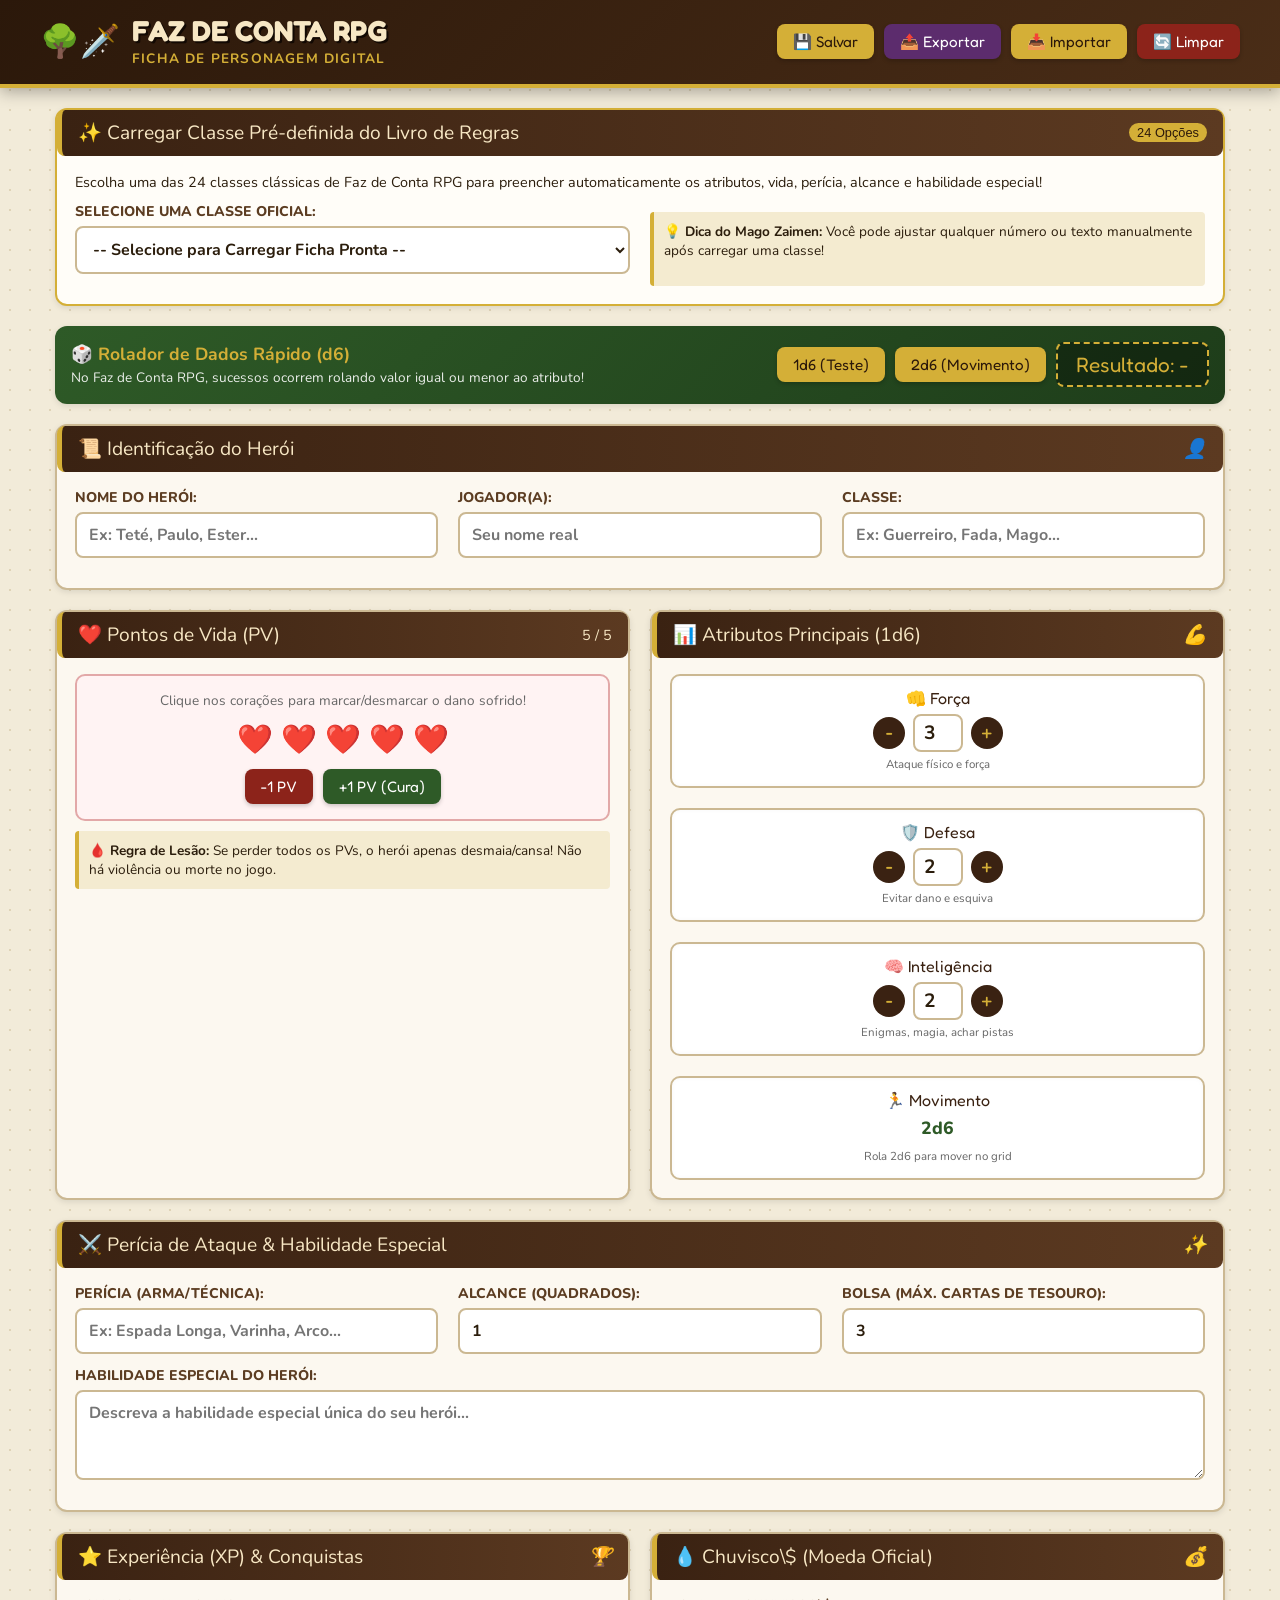
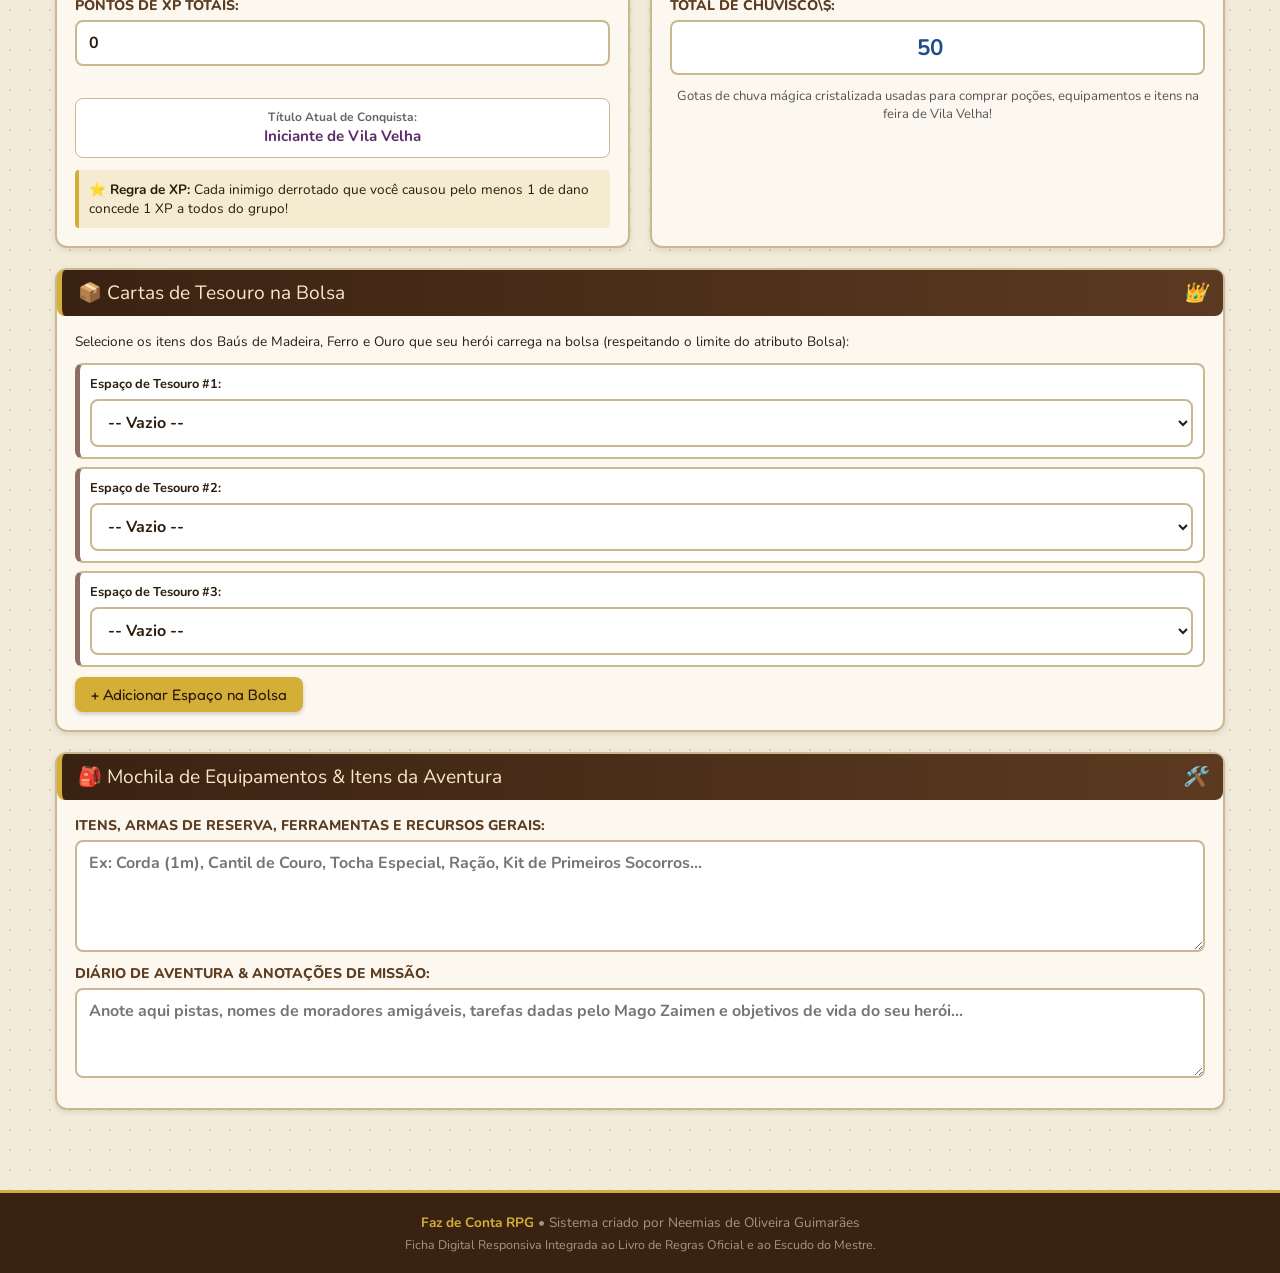
<file: fichafazdeconta.html>
<!DOCTYPE html>
<html lang="pt-BR">

<head>
    <meta charset="UTF-8">
    <meta name="viewport" content="width=device-width, initial-scale=1.0">
    <title>Ficha de Personagem Digital - Faz de Conta RPG</title>
    
    <!-- Google Fonts importadas do Escudo do Mestre e do Site Oficial -->
    <link rel="preconnect" href="https://fonts.googleapis.com">
    <link rel="preconnect" href="https://fonts.gstatic.com" crossorigin>
    <link href="https://fonts.googleapis.com/css2?family=Fredoka+One&family=Nunito:ital,wght@0,400;0,600;0,700;0,800;1,400;1,700&family=Fredoka:wght@400;600;700&family=Quicksand:wght@500;700&display=swap" rel="stylesheet">

    <style>
        :root {
            --bg-page: #f2ebd9;
            --bg-card: #fcf8f0;
            --bg-card-header: #3a2212;
            --text-main: #2b1d0c;
            --text-light: #ffffff;
            --accent-gold: #d4af37;
            --accent-green: #2e5a27;
            --accent-red: #8c231a;
            --accent-blue: #1d4e89;
            --accent-purple: #5c2c6d;
            --border-color: #cbb892;
            --border-dark: #5c3d22;
            --shadow-soft: 0 4px 12px rgba(58, 34, 18, 0.15);
            --shadow-card: 0 2px 6px rgba(0, 0, 0, 0.1);
            --radius: 12px;
        }

        * {
            box-sizing: border-box;
            margin: 0;
            padding: 0;
            font-family: 'Nunito', 'Quicksand', sans-serif;
        }

        body {
            background-color: var(--bg-page);
            background-image: radial-gradient(#dfd3b6 1px, transparent 1px);
            background-size: 20px 20px;
            color: var(--text-main);
            min-height: 100vh;
            display: flex;
            flex-direction: column;
        }

        /* HEADER & BANNER TOP */
        header {
            background: linear-gradient(135deg, #2b180a 0%, #4a2d17 100%);
            color: var(--text-light);
            padding: 15px 20px;
            border-bottom: 4px solid var(--accent-gold);
            box-shadow: 0 4px 15px rgba(0, 0, 0, 0.3);
            position: sticky;
            top: 0;
            z-index: 100;
        }

        .header-container {
            max-width: 1200px;
            margin: 0 auto;
            display: flex;
            align-items: center;
            justify-content: space-between;
            flex-wrap: wrap;
            gap: 12px;
        }

        .logo-area {
            display: flex;
            align-items: center;
            gap: 12px;
        }

        .logo-icon {
            font-size: 2rem;
            color: var(--accent-gold);
        }

        .logo-text h1 {
            font-family: 'Fredoka One', 'Fredoka', cursive;
            font-size: 1.8rem;
            color: #f7e7c4;
            text-shadow: 2px 2px 0 #120903;
            line-height: 1.1;
        }

        .logo-text span {
            font-size: 0.85rem;
            color: var(--accent-gold);
            font-weight: 700;
            text-transform: uppercase;
            letter-spacing: 1.2px;
        }

        .quick-actions {
            display: flex;
            gap: 10px;
            align-items: center;
        }

        .btn {
            background: var(--accent-gold);
            color: #2b180a;
            border: none;
            padding: 8px 16px;
            border-radius: 8px;
            font-family: 'Fredoka One', cursive;
            font-size: 0.95rem;
            cursor: pointer;
            transition: all 0.2s ease;
            display: flex;
            align-items: center;
            gap: 6px;
            box-shadow: 0 2px 4px rgba(0,0,0,0.2);
        }

        .btn:hover {
            transform: translateY(-2px);
            background: #e5be48;
        }

        .btn-purple {
            background: var(--accent-purple);
            color: white;
        }

        .btn-purple:hover {
            background: #733987;
        }

        .btn-red {
            background: var(--accent-red);
            color: white;
        }

        .btn-red:hover {
            background: #a32c22;
        }

        /* CONTAINER PRINCIPAL */
        main {
            max-width: 1200px;
            width: 100%;
            margin: 20px auto;
            padding: 0 15px 40px 15px;
            flex: 1;
        }

        /* CARDS E CONTAINERS */
        .card {
            background: var(--bg-card);
            border: 2px solid var(--border-color);
            border-radius: var(--radius);
            padding: 18px;
            box-shadow: var(--shadow-card);
            margin-bottom: 20px;
        }

        .card-header {
            font-family: 'Fredoka One', cursive;
            font-size: 1.2rem;
            color: #f7e7c4;
            background: linear-gradient(90deg, var(--bg-card-header) 0%, #5c3a21 100%);
            padding: 10px 16px;
            border-radius: 8px;
            margin: -18px -18px 16px -18px;
            display: flex;
            align-items: center;
            justify-content: space-between;
            border-left: 5px solid var(--accent-gold);
        }

        /* GRID RESPONSIVO */
        .grid-2 {
            display: grid;
            grid-template-columns: repeat(auto-fit, minmax(320px, 1fr));
            gap: 20px;
        }

        .grid-3 {
            display: grid;
            grid-template-columns: repeat(auto-fit, minmax(260px, 1fr));
            gap: 20px;
        }

        .grid-4 {
            display: grid;
            grid-template-columns: repeat(auto-fit, minmax(130px, 1fr));
            gap: 12px;
        }

        /* DADOS DO PERSONAGEM (INPUTS E SELECTS) */
        .form-group {
            display: flex;
            flex-direction: column;
            gap: 5px;
            margin-bottom: 12px;
        }

        .form-group label {
            font-weight: 800;
            font-size: 0.88rem;
            color: var(--border-dark);
            text-transform: uppercase;
        }

        input[type="text"], input[type="number"], select, textarea {
            width: 100%;
            padding: 10px 12px;
            border: 2px solid var(--border-color);
            border-radius: 8px;
            background: #ffffff;
            font-size: 1rem;
            font-weight: 700;
            color: var(--text-main);
            outline: none;
            transition: border-color 0.2s;
        }

        input[type="text"]:focus, select:focus, textarea:focus {
            border-color: var(--accent-gold);
        }

        /* ATRIBUTOS COM PONTUADOR */
        .attr-box {
            background: #ffffff;
            border: 2px solid var(--border-color);
            border-radius: 10px;
            padding: 12px;
            text-align: center;
            box-shadow: inset 0 0 5px rgba(0,0,0,0.03);
        }

        .attr-title {
            font-family: 'Fredoka One', cursive;
            font-size: 1rem;
            color: var(--bg-card-header);
            margin-bottom: 6px;
            display: flex;
            align-items: center;
            justify-content: center;
            gap: 6px;
        }

        .attr-value-container {
            display: flex;
            align-items: center;
            justify-content: center;
            gap: 8px;
        }

        .btn-counter {
            width: 32px;
            height: 32px;
            border-radius: 50%;
            border: none;
            background: var(--bg-card-header);
            color: var(--accent-gold);
            font-weight: bold;
            font-size: 1.2rem;
            cursor: pointer;
            display: flex;
            align-items: center;
            justify-content: center;
        }

        .btn-counter:hover {
            background: var(--accent-gold);
            color: var(--bg-card-header);
        }

        .attr-input {
            width: 50px !important;
            text-align: center;
            font-size: 1.2rem !important;
            padding: 4px !important;
        }

        /* VIDA E RECURSOS CONTADORES */
        .life-box {
            background: #fff3f3;
            border: 2px solid #e2a8a8;
            border-radius: 10px;
            padding: 15px;
            text-align: center;
        }

        .life-hearts {
            display: flex;
            justify-content: center;
            gap: 8px;
            margin: 10px 0;
            font-size: 1.8rem;
            flex-wrap: wrap;
        }

        .heart {
            cursor: pointer;
            user-select: none;
            transition: transform 0.2s;
        }

        .heart:hover {
            transform: scale(1.2);
        }

        /* SEÇÃO DE DADOS INTERATIVO */
        .dice-roller-box {
            background: linear-gradient(135deg, #2e5a27 0%, #1e3d1a 100%);
            color: white;
            padding: 16px;
            border-radius: var(--radius);
            margin-bottom: 20px;
            display: flex;
            align-items: center;
            justify-content: space-between;
            flex-wrap: wrap;
            gap: 15px;
            box-shadow: var(--shadow-card);
        }

        .dice-display {
            background: rgba(0, 0, 0, 0.35);
            border: 2px dashed var(--accent-gold);
            padding: 8px 18px;
            border-radius: 8px;
            font-family: 'Fredoka One', cursive;
            font-size: 1.3rem;
            color: var(--accent-gold);
            min-width: 140px;
            text-align: center;
        }

        /* INVENTÁRIO & CARTAS DE TESOURO SELETOR */
        .treasure-card-slot {
            background: #fff;
            border: 2px solid var(--border-color);
            border-radius: 8px;
            padding: 10px;
            margin-bottom: 8px;
            display: flex;
            flex-direction: column;
            gap: 6px;
        }

        .treasure-card-slot.madeira { border-left: 5px solid #8d6e63; }
        .treasure-card-slot.ferro { border-left: 5px solid #78909c; }
        .treasure-card-slot.ouro { border-left: 5px solid #ffca28; }

        /* LISTA DE REGRAS E DICAS */
        .rule-tip {
            background: #f4ebd0;
            border-left: 4px solid var(--accent-gold);
            padding: 10px;
            font-size: 0.85rem;
            border-radius: 4px;
            margin-top: 10px;
            line-height: 1.4;
        }

        /* FOOTER */
        footer {
            background: var(--bg-card-header);
            color: #a8947d;
            text-align: center;
            padding: 20px;
            font-size: 0.85rem;
            border-top: 3px solid var(--accent-gold);
            margin-top: auto;
        }

        footer strong {
            color: var(--accent-gold);
        }

        @media (max-width: 600px) {
            .header-container {
                flex-direction: column;
                text-align: center;
            }
            
            .logo-text h1 {
                font-size: 1.4rem;
            }

            .dice-roller-box {
                flex-direction: column;
                align-items: stretch;
            }
        }
    </style>
</head>

<body>

    <!-- HEADER E LOGO DA FICHA -->
    <header>
        <div class="header-container">
            <div class="logo-area">
                <div class="logo-icon">🌳🗡️</div>
                <div class="logo-text">
                    <h1>FAZ DE CONTA RPG</h1>
                    <span>Ficha de Personagem Digital</span>
                </div>
            </div>

            <div class="quick-actions">
                <button class="btn" onclick="saveCharacter()">💾 Salvar</button>
                <button class="btn btn-purple" onclick="exportJSON()">📤 Exportar</button>
                <button class="btn" onclick="triggerImport()">📥 Importar</button>
                <input type="file" id="import-file" style="display:none" onchange="importJSON(event)">
                <button class="btn btn-red" onclick="resetForm()">🔄 Limpar</button>
            </div>
        </div>
    </header>

    <main>

        <!-- SELEÇÃO RÁPIDA DE CLASSES PREDEFINIDAS DO LIVRO (24 CLASSES) -->
        <div class="card" style="border-color: var(--accent-gold); background: #fffdf8;">
            <div class="card-header">
                <span>✨ Carregar Classe Pré-definida do Livro de Regras</span>
                <span style="font-size: 0.8rem; font-family: sans-serif; background: var(--accent-gold); color: #2b180a; padding: 2px 8px; border-radius: 10px;">24 Opções</span>
            </div>
            <p style="font-size: 0.9rem; margin-bottom: 10px;">Escolha uma das 24 classes clássicas de Faz de Conta RPG para preencher automaticamente os atributos, vida, perícia, alcance e habilidade especial!</p>
            <div class="grid-2">
                <div class="form-group">
                    <label for="preset-class-select">Selecione uma Classe Oficial:</label>
                    <select id="preset-class-select" onchange="loadPresetClass()">
                        <option value="">-- Selecione para Carregar Ficha Pronta --</option>
                        <optgroup label="Classes de Combate e Ação">
                            <option value="guerreiro">O Guerreiro (Espada Longa / Defensor)</option>
                            <option value="amazona">A Amazona (Lâminas / Liderança)</option>
                            <option value="barbaro">O Bárbaro (Machado Duplo / Músculos)</option>
                            <option value="monge">O Monge (Artes Marciais / Foco)</option>
                            <option value="samurai">O Samurai (Katana / Precisão)</option>
                            <option value="defensora">A Defensora (Lança e Escudo / Proteção)</option>
                        </optgroup>
                        <optgroup label="Classes Mágicas e Espirituais">
                            <option value="mago">O Mago (Elemento Mágico / Sabedoria)</option>
                            <option value="elementalista">A Elementalista (Canalização Elemental)</option>
                            <option value="druida">A Druida (Transformação Animal / Natureza)</option>
                            <option value="alquimista">A Alquimista (Poções e Fórmulas)</option>
                            <option value="paladino">O Paladino (Luz Sagrada / Justiça)</option>
                            <option value="fada">A Fada (Asas / Varinha Encantada)</option>
                        </optgroup>
                        <optgroup label="Classes Distância e Agilidade">
                            <option value="arqueiro">O Arqueiro (Arco e Flecha / Precisão)</option>
                            <option value="cacadora">A Caçadora (Besta e Rastreio)</option>
                            <option value="ninja">A Ninja (Shurikens / Furtividade)</option>
                            <option value="vigilante">O Vigilante (Bastão Sentido Aguçado)</option>
                        </optgroup>
                        <optgroup label="Classes Artísticas e Criativas">
                            <option value="bardo">O Bardo (Instrumento Mágico / Canções)</option>
                            <option value="dancarina">A Dançarina (Passos Ágeis / Arte)</option>
                            <option value="engenhoqueiro">O Engenhoqueiro (Invenções e Peças)</option>
                            <option value="inventora">A Inventora (Cadeira Mecânica / Construção)</option>
                        </optgroup>
                        <optgroup label="Classes de Exploração e Vida no Campo">
                            <option value="aventureiro">O Aventureiro (Versatilidade / Exploração)</option>
                            <option value="exploradora">A Exploradora (Mapas e Expedições)</option>
                            <option value="domador">O Domador (Companheiro Animal)</option>
                            <option value="fazendeira">A Fazendeira (Recursos da Terra)</option>
                        </optgroup>
                    </select>
                </div>
                <div class="rule-tip">
                    <strong>💡 Dica do Mago Zaimen:</strong> Você pode ajustar qualquer número ou texto manualmente após carregar uma classe!
                </div>
            </div>
        </div>

        <!-- ROLADOR DE DADOS DA FICHA -->
        <div class="dice-roller-box">
            <div>
                <strong style="font-size: 1.1rem; color: var(--accent-gold); display: flex; align-items: center; gap: 6px;">
                    🎲 Rolador de Dados Rápido (d6)
                </strong>
                <span style="font-size: 0.85rem; opacity: 0.9;">No Faz de Conta RPG, sucessos ocorrem rolando valor igual ou menor ao atributo!</span>
            </div>
            <div style="display: flex; gap: 10px; align-items: center; flex-wrap: wrap;">
                <button class="btn" onclick="rollD6(1)">1d6 (Teste)</button>
                <button class="btn" onclick="rollD6(2)">2d6 (Movimento)</button>
                <div id="dice-result-output" class="dice-display">Resultado: -</div>
            </div>
        </div>

        <!-- IDENTIFICAÇÃO DO PERSONAGEM -->
        <div class="card">
            <div class="card-header">
                <span>📜 Identificação do Herói</span>
                <i>👤</i>
            </div>
            <div class="grid-3">
                <div class="form-group">
                    <label for="char-name">Nome do Herói:</label>
                    <input type="text" id="char-name" placeholder="Ex: Teté, Paulo, Ester...">
                </div>
                <div class="form-group">
                    <label for="player-name">Jogador(a):</label>
                    <input type="text" id="player-name" placeholder="Seu nome real">
                </div>
                <div class="form-group">
                    <label for="char-class">Classe:</label>
                    <input type="text" id="char-class" placeholder="Ex: Guerreiro, Fada, Mago...">
                </div>
            </div>
        </div>

        <!-- PAINEL DE VIDA E ATRIBUTOS -->
        <div class="grid-2">
            <!-- PONTOS DE VIDA & CONTADOR DE CORAÇÕES -->
            <div class="card">
                <div class="card-header">
                    <span>❤️ Pontos de Vida (PV)</span>
                    <span id="life-text-display" style="font-size: 0.9rem;">5 / 5</span>
                </div>
                <div class="life-box">
                    <p style="font-size: 0.85rem; color: #666; margin-bottom: 8px;">Clique nos corações para marcar/desmarcar o dano sofrido!</p>
                    <div class="life-hearts" id="hearts-container">
                        <!-- Gerado via JS -->
                    </div>
                    <div style="display: flex; justify-content: center; gap: 10px; margin-top: 10px;">
                        <button class="btn btn-red" onclick="modifyLife(-1)">-1 PV</button>
                        <button class="btn" style="background: var(--accent-green); color: white;" onclick="modifyLife(1)">+1 PV (Cura)</button>
                    </div>
                </div>
                <div class="rule-tip">
                    <strong>🩸 Regra de Lesão:</strong> Se perder todos os PVs, o herói apenas desmaia/cansa! Não há violência ou morte no jogo.
                </div>
            </div>

            <!-- ATRIBUTOS PRINCIPAIS (SISTEMA 1d6) -->
            <div class="card">
                <div class="card-header">
                    <span>📊 Atributos Principais (1d6)</span>
                    <i>💪</i>
                </div>
                <div class="grid-2">
                    <div class="attr-box">
                        <div class="attr-title">👊 Força</div>
                        <div class="attr-value-container">
                            <button class="btn-counter" onclick="changeAttr('attr-forca', -1)">-</button>
                            <input type="number" id="attr-forca" class="attr-input" value="3" min="1" max="6">
                            <button class="btn-counter" onclick="changeAttr('attr-forca', 1)">+</button>
                        </div>
                        <span style="font-size: 0.72rem; color: #666;">Ataque físico e força</span>
                    </div>

                    <div class="attr-box">
                        <div class="attr-title">🛡️ Defesa</div>
                        <div class="attr-value-container">
                            <button class="btn-counter" onclick="changeAttr('attr-defesa', -1)">-</button>
                            <input type="number" id="attr-defesa" class="attr-input" value="2" min="1" max="6">
                            <button class="btn-counter" onclick="changeAttr('attr-defesa', 1)">+</button>
                        </div>
                        <span style="font-size: 0.72rem; color: #666;">Evitar dano e esquiva</span>
                    </div>

                    <div class="attr-box">
                        <div class="attr-title">🧠 Inteligência</div>
                        <div class="attr-value-container">
                            <button class="btn-counter" onclick="changeAttr('attr-inteligencia', -1)">-</button>
                            <input type="number" id="attr-inteligencia" class="attr-input" value="2" min="1" max="6">
                            <button class="btn-counter" onclick="changeAttr('attr-inteligencia', 1)">+</button>
                        </div>
                        <span style="font-size: 0.72rem; color: #666;">Enigmas, magia, achar pistas</span>
                    </div>

                    <div class="attr-box">
                        <div class="attr-title">🏃 Movimento</div>
                        <div style="font-weight: 800; font-size: 1.1rem; color: var(--accent-green); margin: 4px 0;">
                            2d6 <span id="mov-bonus-text"></span>
                        </div>
                        <span style="font-size: 0.72rem; color: #666;">Rola 2d6 para mover no grid</span>
                    </div>
                </div>
            </div>
        </div>

        <!-- PERÍCIA, ALCANCE E HABILIDADE ESPECIAL -->
        <div class="card">
            <div class="card-header">
                <span>⚔️ Perícia de Ataque & Habilidade Especial</span>
                <i>✨</i>
            </div>
            <div class="grid-3">
                <div class="form-group">
                    <label for="pericia-nome">Perícia (Arma/Técnica):</label>
                    <input type="text" id="pericia-nome" placeholder="Ex: Espada Longa, Varinha, Arco...">
                </div>
                <div class="form-group">
                    <label for="pericia-alcance">Alcance (Quadrados):</label>
                    <input type="number" id="pericia-alcance" value="1" min="1" max="12">
                </div>
                <div class="form-group">
                    <label for="bolsa-max">Bolsa (Máx. Cartas de Tesouro):</label>
                    <input type="number" id="bolsa-max" value="3" min="1" max="10">
                </div>
            </div>
            <div class="form-group">
                <label for="especial-desc">Habilidade Especial do Herói:</label>
                <textarea id="especial-desc" rows="3" placeholder="Descreva a habilidade especial única do seu herói..."></textarea>
            </div>
        </div>

        <!-- RECURSOS DA FICHA (XP E CHUVISCOS) -->
        <div class="grid-2">
            <!-- XP E PROGRESSO -->
            <div class="card">
                <div class="card-header">
                    <span>⭐ Experiência (XP) & Conquistas</span>
                    <i style="color: var(--accent-gold);">🏆</i>
                </div>
                <div class="grid-2" style="align-items: center; margin-bottom: 12px;">
                    <div class="form-group">
                        <label for="xp-total">Pontos de XP Totais:</label>
                        <input type="number" id="xp-total" value="0" min="0" onchange="updateXPTitle()">
                    </div>
                    <div style="background: #fff; padding: 10px; border-radius: 8px; border: 1px solid var(--border-color); text-align: center;">
                        <span style="font-size: 0.75rem; font-weight: bold; color: #666; display: block;">Título Atual de Conquista:</span>
                        <strong id="xp-title-display" style="color: var(--accent-purple); font-size: 0.95rem;">Iniciante de Vila Velha</strong>
                    </div>
                </div>
                <div class="rule-tip">
                    <strong>⭐ Regra de XP:</strong> Cada inimigo derrotado que você causou pelo menos 1 de dano concede 1 XP a todos do grupo!
                </div>
            </div>

            <!-- CHUVISCOS (MOEDA OFICIAL) -->
            <div class="card">
                <div class="card-header">
                    <span>💧 Chuvisco\$ (Moeda Oficial)</span>
                    <i style="color: var(--accent-blue);">💰</i>
                </div>
                <div class="form-group">
                    <label for="chuviscos-val">Total de Chuvisco\$:</label>
                    <input type="number" id="chuviscos-val" value="50" min="0" style="font-size: 1.4rem; color: var(--accent-blue); text-align: center;">
                </div>
                <p style="font-size: 0.82rem; color: #555; text-align: center;">Gotas de chuva mágica cristalizada usadas para comprar poções, equipamentos e itens na feira de Vila Velha!</p>
            </div>
        </div>

        <!-- CARTAS DE TESOURO NO INVENTÁRIO DA BOLSA -->
        <div class="card">
            <div class="card-header">
                <span>📦 Cartas de Tesouro na Bolsa</span>
                <i>👑</i>
            </div>
            <p style="font-size: 0.85rem; margin-bottom: 12px;">Selecione os itens dos Baús de Madeira, Ferro e Ouro que seu herói carrega na bolsa (respeitando o limite do atributo Bolsa):</p>
            
            <div id="treasure-slots-container">
                <!-- Gerado via JS de acordo com a Bolsa -->
            </div>
            <button class="btn" style="margin-top: 10px;" onclick="addTreasureSlot()">+ Adicionar Espaço na Bolsa</button>
        </div>

        <!-- MOCHILA DE EQUIPAMENTOS E ANOTAÇÕES -->
        <div class="card">
            <div class="card-header">
                <span>🎒 Mochila de Equipamentos & Itens da Aventura</span>
                <i>🛠️</i>
            </div>
            <div class="form-group">
                <label for="mochila-texto">Itens, Armas de Reserva, Ferramentas e Recursos Gerais:</label>
                <textarea id="mochila-texto" rows="4" placeholder="Ex: Corda (1m), Cantil de Couro, Tocha Especial, Ração, Kit de Primeiros Socorros..."></textarea>
            </div>
            <div class="form-group">
                <label for="anotacoes-texto">Diário de Aventura & Anotações de Missão:</label>
                <textarea id="anotacoes-texto" rows="3" placeholder="Anote aqui pistas, nomes de moradores amigáveis, tarefas dadas pelo Mago Zaimen e objetivos de vida do seu herói..."></textarea>
            </div>
        </div>

    </main>

    <!-- FOOTER -->
    <footer>
        <p><strong>Faz de Conta RPG</strong> • Sistema criado por Neemias de Oliveira Guimarães</p>
        <p style="margin-top: 4px; font-size: 0.78rem;">Ficha Digital Responsiva Integrada ao Livro de Regras Oficial e ao Escudo do Mestre.</p>
    </footer>

    <!-- LÓGICA EM JAVASCRIPT NATIVO (100% FUNCIONAL E AUTO-CONTIDO) -->
    <script>
        /* ====================================================== */
        /* BANCO DE DADOS DAS 24 CLASSES OFICIAIS DE FAZ DE CONTA */
        /* ====================================================== */
        const PRESET_CLASSES = {
            guerreiro: {
                className: "O Guerreiro",
                hp: 5,
                forca: 3,
                defesa: 2,
                inteligencia: 1,
                bolsa: 3,
                pericia: "Espada Longa",
                alcance: 1,
                especial: "+1 ponto em Força para ataques contra inimigos que não voam."
            },
            amazona: {
                className: "A Amazona",
                hp: 5,
                forca: 3,
                defesa: 2,
                inteligencia: 1,
                bolsa: 3,
                pericia: "Lâminas Agilizadas",
                alcance: 1,
                especial: "Liderança: Concede +1 na Defesa de um aliado vizinho por 1 turno."
            },
            mago: {
                className: "O Mago",
                hp: 4,
                forca: 1,
                defesa: 2,
                inteligencia: 4,
                bolsa: 3,
                pericia: "Poder Elemental (Fogo/Água/Luz)",
                alcance: 3,
                especial: "Revela inimigos ocultos, armadilhas e passagens secretas na sala."
            },
            elementalista: {
                className: "A Elementalista",
                hp: 4,
                forca: 1,
                defesa: 2,
                inteligencia: 4,
                bolsa: 3,
                pericia: "Canalização Elemental",
                alcance: 3,
                especial: "Seu ataque mágico causa 2 de dano se rolar 1 no teste de Inteligência."
            },
            arqueiro: {
                className: "O Arqueiro",
                hp: 4,
                forca: 2,
                defesa: 2,
                inteligencia: 2,
                bolsa: 3,
                pericia: "Arco e Flecha",
                alcance: 4,
                especial: "+1 ponto em Força para ataques à distância contra alvos que voam."
            },
            cacadora: {
                className: "A Caçadora",
                hp: 4,
                forca: 2,
                defesa: 2,
                inteligencia: 2,
                bolsa: 3,
                pericia: "Besta de Precisão",
                alcance: 3,
                especial: "Rastreio: Não cai em armadilhas e pode refazer 1 teste falho por turno."
            },
            barbaro: {
                className: "O Bárbaro",
                hp: 6,
                forca: 4,
                defesa: 1,
                inteligencia: 1,
                bolsa: 2,
                pericia: "Machado Duplo",
                alcance: 1,
                especial: "Ataque Furioso: Causa 2 pontos de dano se for o primeiro a atacar."
            },
            druida: {
                className: "A Druida",
                hp: 4,
                forca: 2,
                defesa: 2,
                inteligencia: 3,
                bolsa: 3,
                pericia: "Garras / Magia da Floresta",
                alcance: 1,
                especial: "Transformação Animal: Assume forma de Urso/Lobo ganhando +1 de Força."
            },
            monge: {
                className: "O Monge",
                hp: 5,
                forca: 3,
                defesa: 3,
                inteligencia: 1,
                bolsa: 2,
                pericia: "Artes Marciais (Soco/Chute)",
                alcance: 1,
                especial: "Esquiva Perfeita: Contra-ataca sempre que um inimigo falha ao lhe atacar."
            },
            alquimista: {
                className: "A Alquimista",
                hp: 4,
                forca: 1,
                defesa: 2,
                inteligencia: 4,
                bolsa: 4,
                pericia: "Frascos Explosivos / Poções",
                alcance: 3,
                especial: "Pode carregar +1 Carta de Tesouro de Poção na Bolsa."
            },
            aventureiro: {
                className: "O Aventureiro",
                hp: 5,
                forca: 2,
                defesa: 2,
                inteligencia: 2,
                bolsa: 4,
                pericia: "Espada Curta / Chicote",
                alcance: 1,
                especial: "Ganha 2 Cartas de Tesouro ao derrotar inimigos Operários."
            },
            exploradora: {
                className: "A Exploradora",
                hp: 4,
                forca: 2,
                defesa: 2,
                inteligencia: 3,
                bolsa: 4,
                pericia: "Pico de Escalada / Facão",
                alcance: 1,
                especial: "Salta até 3 quadrados evitando buracos, água e armadilhas do solo."
            },
            bardo: {
                className: "O Bardo",
                hp: 4,
                forca: 1,
                defesa: 2,
                inteligencia: 3,
                bolsa: 3,
                pericia: "Alaúde Mágico / Sonoro",
                alcance: 3,
                especial: "Canção de Encorajamento: Recupera 1 PV de um aliado ao derrotar inimigo."
            },
            dancarina: {
                className: "A Dançarina",
                hp: 4,
                forca: 2,
                defesa: 3,
                inteligencia: 2,
                bolsa: 3,
                pericia: "Fitas Cortantes / Passos",
                alcance: 1,
                especial: "+1 ponto em Defesa contra ataques recebidos a 1 quadrado de distância."
            },
            paladino: {
                className: "O Paladino",
                hp: 5,
                forca: 3,
                defesa: 3,
                inteligencia: 1,
                bolsa: 2,
                pericia: "Espada Sagrada e Martelo",
                alcance: 1,
                especial: "Luz de Cura: Recupera 1 PV seu ou de um aliado quando rola 6 na Defesa."
            },
            defensora: {
                className: "A Defensora",
                hp: 6,
                forca: 2,
                defesa: 4,
                inteligencia: 1,
                bolsa: 2,
                pericia: "Lança e Escudo de Aço",
                alcance: 2,
                especial: "Barreira Inabalável: Pode bloquear o dano de um ataque direcionado a um aliado vizinho."
            },
            domador: {
                className: "O Domador",
                hp: 4,
                forca: 2,
                defesa: 2,
                inteligencia: 2,
                bolsa: 3,
                pericia: "Comando Animal / Lança",
                alcance: 2,
                especial: "Companheiro Animal: Começa o jogo acompanhado de um pet (3 PVs)."
            },
            fazendeira: {
                className: "A Fazendeira",
                hp: 5,
                forca: 2,
                defesa: 2,
                inteligencia: 2,
                bolsa: 4,
                pericia: "Foice / Rastrillo",
                alcance: 1,
                especial: "Recursos Naturais: Consegue encontrar alimentos que recuperam 1 PV para a equipe."
            },
            engenhoqueiro: {
                className: "O Engenhoqueiro",
                hp: 4,
                forca: 2,
                defesa: 2,
                inteligencia: 3,
                bolsa: 4,
                pericia: "Chave Inglesa / Disparador",
                alcance: 2,
                especial: "Reparo Rápido: Conserta pontes, mecanismos e desarma armadilhas automaticamente."
            },
            inventora: {
                className: "A Inventora",
                hp: 4,
                forca: 1,
                defesa: 3,
                inteligencia: 4,
                bolsa: 4,
                pericia: "Geringonça Mecânica",
                alcance: 3,
                especial: "Cadeira Adaptada: Ignora penalidades de terreno difícil e anda +2 quadrados."
            },
            samurai: {
                className: "O Samurai",
                hp: 5,
                forca: 3,
                defesa: 2,
                inteligencia: 2,
                bolsa: 2,
                pericia: "Katana Afiada",
                alcance: 1,
                especial: "Corte Preciso: Ignora a defesa de Insetos Soldados no primeiro golpe."
            },
            ninja: {
                className: "A Ninja",
                hp: 4,
                forca: 2,
                defesa: 2,
                inteligencia: 2,
                bolsa: 3,
                pericia: "Shurikens de Arremesso",
                alcance: 4,
                especial: "Passos de Sombra: Pode se mover 1 vez sem provocar reação dos inimigos."
            },
            vigilante: {
                className: "O Vigilante",
                hp: 5,
                forca: 3,
                defesa: 3,
                inteligencia: 2,
                bolsa: 2,
                pericia: "Bastão Sentido Aguçado",
                alcance: 1,
                especial: "Audição Apurada: Não pode ser pego por ataques surpresa e percebe sombras."
            },
            fada: {
                className: "A Fada",
                hp: 4,
                forca: 1,
                defesa: 2,
                inteligencia: 4,
                bolsa: 3,
                pericia: "Varinha Encantada / Luz",
                alcance: 3,
                especial: "Voo com Asas: Ignora buracos no solo e pode recuperar 1 PV com brilho mágico."
            }
        };

        // VARIÁVEIS GLOBAIS DE ESTADO
        let maxHP = 5;
        let currentHP = 5;

        // INICIALIZAÇÃO AO CARREGAR A PÁGINA
        document.addEventListener('DOMContentLoaded', () => {
            renderHearts();
            updateXPTitle();
            renderTreasureSlots();
            loadSavedData();
        });

        /* ====================================================== */
        /* GERENCIAMENTO DE VIDA E CORAÇÕES INTERATIVOS          */
        /* ====================================================== */
        function renderHearts() {
            const container = document.getElementById('hearts-container');
            container.innerHTML = '';

            for (let i = 1; i <= maxHP; i++) {
                const heartSpan = document.createElement('span');
                heartSpan.className = 'heart';
                heartSpan.innerHTML = i <= currentHP ? '❤️' : '🖤';
                heartSpan.title = `Ponto de Vida ${i}`;
                heartSpan.onclick = () => setLife(i);
                container.appendChild(heartSpan);
            }

            document.getElementById('life-text-display').innerText = `${currentHP} / ${maxHP}`;
        }

        function setLife(val) {
            currentHP = val;
            if (currentHP < 0) currentHP = 0;
            if (currentHP > maxHP) currentHP = maxHP;
            renderHearts();
        }

        function modifyLife(delta) {
            setLife(currentHP + delta);
        }

        /* ====================================================== */
        /* ATRIBUTOS & CONTADORES                                 */
        /* ====================================================== */
        function changeAttr(id, delta) {
            const input = document.getElementById(id);
            let val = parseInt(input.value) || 1;
            val += delta;
            if (val < 1) val = 1;
            if (val > 6) val = 6;
            input.value = val;

            if (id === 'bolsa-max') {
                renderTreasureSlots();
            }
        }

        /* ====================================================== */
        /* CARREGADOR DE CLASSES PRÉ-DEFINIDAS                    */
        /* ====================================================== */
        function loadPresetClass() {
            const key = document.getElementById('preset-class-select').value;
            if (!key || !PRESET_CLASSES[key]) return;

            const data = PRESET_CLASSES[key];
            document.getElementById('char-class').value = data.className;
            document.getElementById('attr-forca').value = data.forca;
            document.getElementById('attr-defesa').value = data.defesa;
            document.getElementById('attr-inteligencia').value = data.inteligencia;
            document.getElementById('bolsa-max').value = data.bolsa;
            document.getElementById('pericia-nome').value = data.pericia;
            document.getElementById('pericia-alcance').value = data.alcance;
            document.getElementById('especial-desc').value = data.especial;

            maxHP = data.hp;
            currentHP = data.hp;
            renderHearts();
            renderTreasureSlots();
        }

        /* ====================================================== */
        /* ROLADOR DE DADOS DA FICHA                              */
        /* ====================================================== */
        function rollD6(numDice) {
            let total = 0;
            let rolls = [];
            for (let i = 0; i < numDice; i++) {
                let r = Math.floor(Math.random() * 6) + 1;
                rolls.push(r);
                total += r;
            }

            const output = document.getElementById('dice-result-output');
            if (numDice === 1) {
                output.innerText = `Rolou: ${total}`;
            } else {
                output.innerText = `Total: ${total} (${rolls.join(' + ')})`;
            }
        }

        /* ====================================================== */
        /* TITULOS DE XP (TABELA OFICIAL PAG. 33)                 */
        /* ====================================================== */
        function updateXPTitle() {
            const xp = parseInt(document.getElementById('xp-total').value) || 0;
            let title = "Iniciante de Vila Velha";

            if (xp >= 300) title = "👑 Lenda de Faz de Conta (Dano 3)";
            else if (xp >= 256) title = "⚡ Destruidor de Insetos";
            else if (xp >= 207) title = "🗣️ Voz da Esperança";
            else if (xp >= 168) title = "🎁 Salvador Generoso";
            else if (xp >= 139) title = "🛡️ Protetor da Paz";
            else if (xp >= 100) title = "🎨 Aventureiro Criativo (Dano 2)";
            else if (xp >= 81) title = "🧭 Companheiro de Jornada";
            else if (xp >= 62) title = "🐾 Amigo dos Animais";
            else if (xp >= 43) title = "🌟 Protetor dos Mais Fracos";
            else if (xp >= 24) title = "⛏️ Desbravador de Cavernas";
            else if (xp >= 15) title = "🌲 Defensor da Floresta";
            else if (xp >= 6) title = "🛡️ Guardião da Vila";

            document.getElementById('xp-title-display').innerText = title;
        }

        /* ====================================================== */
        /* GERENCIADOR DE ESPAÇOS NA BOLSA DE CARTAS DE TESOURO   */
        /* ====================================================== */
        function renderTreasureSlots() {
            const count = parseInt(document.getElementById('bolsa-max').value) || 3;
            const container = document.getElementById('treasure-slots-container');
            
            // Mantém valores existentes
            const existingValues = [];
            document.querySelectorAll('.treasure-select').forEach(sel => {
                existingValues.push(sel.value);
            });

            container.innerHTML = '';

            for (let i = 0; i < count; i++) {
                const div = document.createElement('div');
                div.className = 'treasure-card-slot madeira';
                div.innerHTML = `
                    <label style="font-size:0.8rem; font-weight:bold;">Espaço de Tesouro #${i+1}:</label>
                    <select class="treasure-select" onchange="styleTreasureSlot(this)">
                        <option value="">-- Vazio --</option>
                        <optgroup label="🧪 Baú de Madeira (Poções)">
                            <option value="pocao_cura">🧪 Poção de Cura (+1 PV)</option>
                            <option value="pocao_cura_aprimorada">🧪 Poção de Cura Aprimorada (+2 PV)</option>
                            <option value="pocao_brilhosa">🧪 Poção Brilhosa (+2 Inteligência)</option>
                            <option value="pocao_cola">🧪 Poção Cola (Imobiliza por 1 turno)</option>
                        </optgroup>
                        <optgroup label="📜 Baú de Ferro (Pergaminhos)">
                            <option value="perg_fogo">📜 Pergaminho de Fogo (1 Dano / Alcance 6)</option>
                            <option value="perg_destreza">📜 Pergaminho da Destreza (Esquiva Automática)</option>
                            <option value="perg_invisivel">📜 Pergaminho da Invisibilidade (Invisível 1 turno)</option>
                            <option value="perg_teleporte">📜 Pergaminho do Teletransporte (Muda de sala)</option>
                        </optgroup>
                        <optgroup label="💍 Baú de Ouro (Anéis Mágicos)">
                            <option value="anel_forca">💍 Anel da Força (+1 Força Permanente)</option>
                            <option value="anel_xp">💍 Anel da Experiência (+1 XP Extra ao derrotar)</option>
                        </optgroup>
                    </select>
                `;
                container.appendChild(div);

                const selectEl = div.querySelector('select');
                if (existingValues[i]) {
                    selectEl.value = existingValues[i];
                    styleTreasureSlot(selectEl);
                }
            }
        }

        function styleTreasureSlot(selectEl) {
            const slot = selectEl.closest('.treasure-card-slot');
            const val = selectEl.value;
            slot.classList.remove('madeira', 'ferro', 'ouro');

            if (val.startsWith('perg_')) slot.classList.add('ferro');
            else if (val.startsWith('anel_')) slot.classList.add('ouro');
            else slot.classList.add('madeira');
        }

        function addTreasureSlot() {
            const input = document.getElementById('bolsa-max');
            input.value = (parseInt(input.value) || 0) + 1;
            renderTreasureSlots();
        }

        /* ====================================================== */
        /* SALVAMENTO, EXPORTAÇÃO E IMPORTAÇÃO EM LOCALSTORAGE / JSON */
        /* ====================================================== */
        function getCharacterData() {
            const treasureValues = [];
            document.querySelectorAll('.treasure-select').forEach(sel => {
                treasureValues.push(sel.value);
            });

            return {
                charName: document.getElementById('char-name').value,
                playerName: document.getElementById('player-name').value,
                charClass: document.getElementById('char-class').value,
                maxHP: maxHP,
                currentHP: currentHP,
                forca: document.getElementById('attr-forca').value,
                defesa: document.getElementById('attr-defesa').value,
                inteligencia: document.getElementById('attr-inteligencia').value,
                bolsaMax: document.getElementById('bolsa-max').value,
                periciaNome: document.getElementById('pericia-nome').value,
                periciaAlcance: document.getElementById('pericia-alcance').value,
                especialDesc: document.getElementById('especial-desc').value,
                xpTotal: document.getElementById('xp-total').value,
                chuviscos: document.getElementById('chuviscos-val').value,
                treasures: treasureValues,
                mochila: document.getElementById('mochila-texto').value,
                anotacoes: document.getElementById('anotacoes-texto').value
            };
        }

        function loadCharacterData(data) {
            if (!data) return;
            document.getElementById('char-name').value = data.charName || '';
            document.getElementById('player-name').value = data.playerName || '';
            document.getElementById('char-class').value = data.charClass || '';
            
            maxHP = data.maxHP || 5;
            currentHP = data.currentHP !== undefined ? data.currentHP : 5;
            renderHearts();

            document.getElementById('attr-forca').value = data.forca || 3;
            document.getElementById('attr-defesa').value = data.defesa || 2;
            document.getElementById('attr-inteligencia').value = data.inteligencia || 2;
            document.getElementById('bolsa-max').value = data.bolsaMax || 3;
            
            document.getElementById('pericia-nome').value = data.periciaNome || '';
            document.getElementById('pericia-alcance').value = data.periciaAlcance || 1;
            document.getElementById('especial-desc').value = data.especialDesc || '';
            
            document.getElementById('xp-total').value = data.xpTotal || 0;
            updateXPTitle();

            document.getElementById('chuviscos-val').value = data.chuviscos || 50;
            
            renderTreasureSlots();
            if (data.treasures && Array.isArray(data.treasures)) {
                const selects = document.querySelectorAll('.treasure-select');
                selects.forEach((sel, idx) => {
                    if (data.treasures[idx]) {
                        sel.value = data.treasures[idx];
                        styleTreasureSlot(sel);
                    }
                });
            }

            document.getElementById('mochila-texto').value = data.mochila || '';
            document.getElementById('anotacoes-texto').value = data.anotacoes || '';
        }

        function saveCharacter() {
            const data = getCharacterData();
            localStorage.setItem('faz_de_conta_ficha', JSON.stringify(data));
            alert('✨ Ficha salva no navegador com sucesso!');
        }

        function loadSavedData() {
            const saved = localStorage.getItem('faz_de_conta_ficha');
            if (saved) {
                try {
                    const data = JSON.parse(saved);
                    loadCharacterData(data);
                } catch (e) {
                    console.warn('Erro ao carregar dados salvos', e);
                }
            }
        }

        function exportJSON() {
            const data = getCharacterData();
            const jsonStr = JSON.stringify(data, null, 2);
            const blob = new Blob([jsonStr], { type: 'application/json' });
            const url = URL.createObjectURL(blob);
            
            const a = document.createElement('a');
            a.href = url;
            a.download = `ficha_${data.charName || 'heroi'}_fazdeconta.json`;
            a.click();
            URL.revokeObjectURL(url);
        }

        function triggerImport() {
            document.getElementById('import-file').click();
        }

        function importJSON(event) {
            const file = event.target.files[0];
            if (!file) return;

            const reader = new FileReader();
            reader.onload = (e) => {
                try {
                    const data = JSON.parse(e.target.result);
                    loadCharacterData(data);
                    alert('📥 Ficha importada com sucesso!');
                } catch (err) {
                    alert('❌ Erro ao ler o arquivo JSON selecionado.');
                }
            };
            reader.readAsText(file);
        }

        function resetForm() {
            if (confirm('Tem certeza que deseja limpar toda a ficha?')) {
                localStorage.removeItem('faz_de_conta_ficha');
                location.reload();
            }
        }
    </script>
</body>

</html>
</file>
